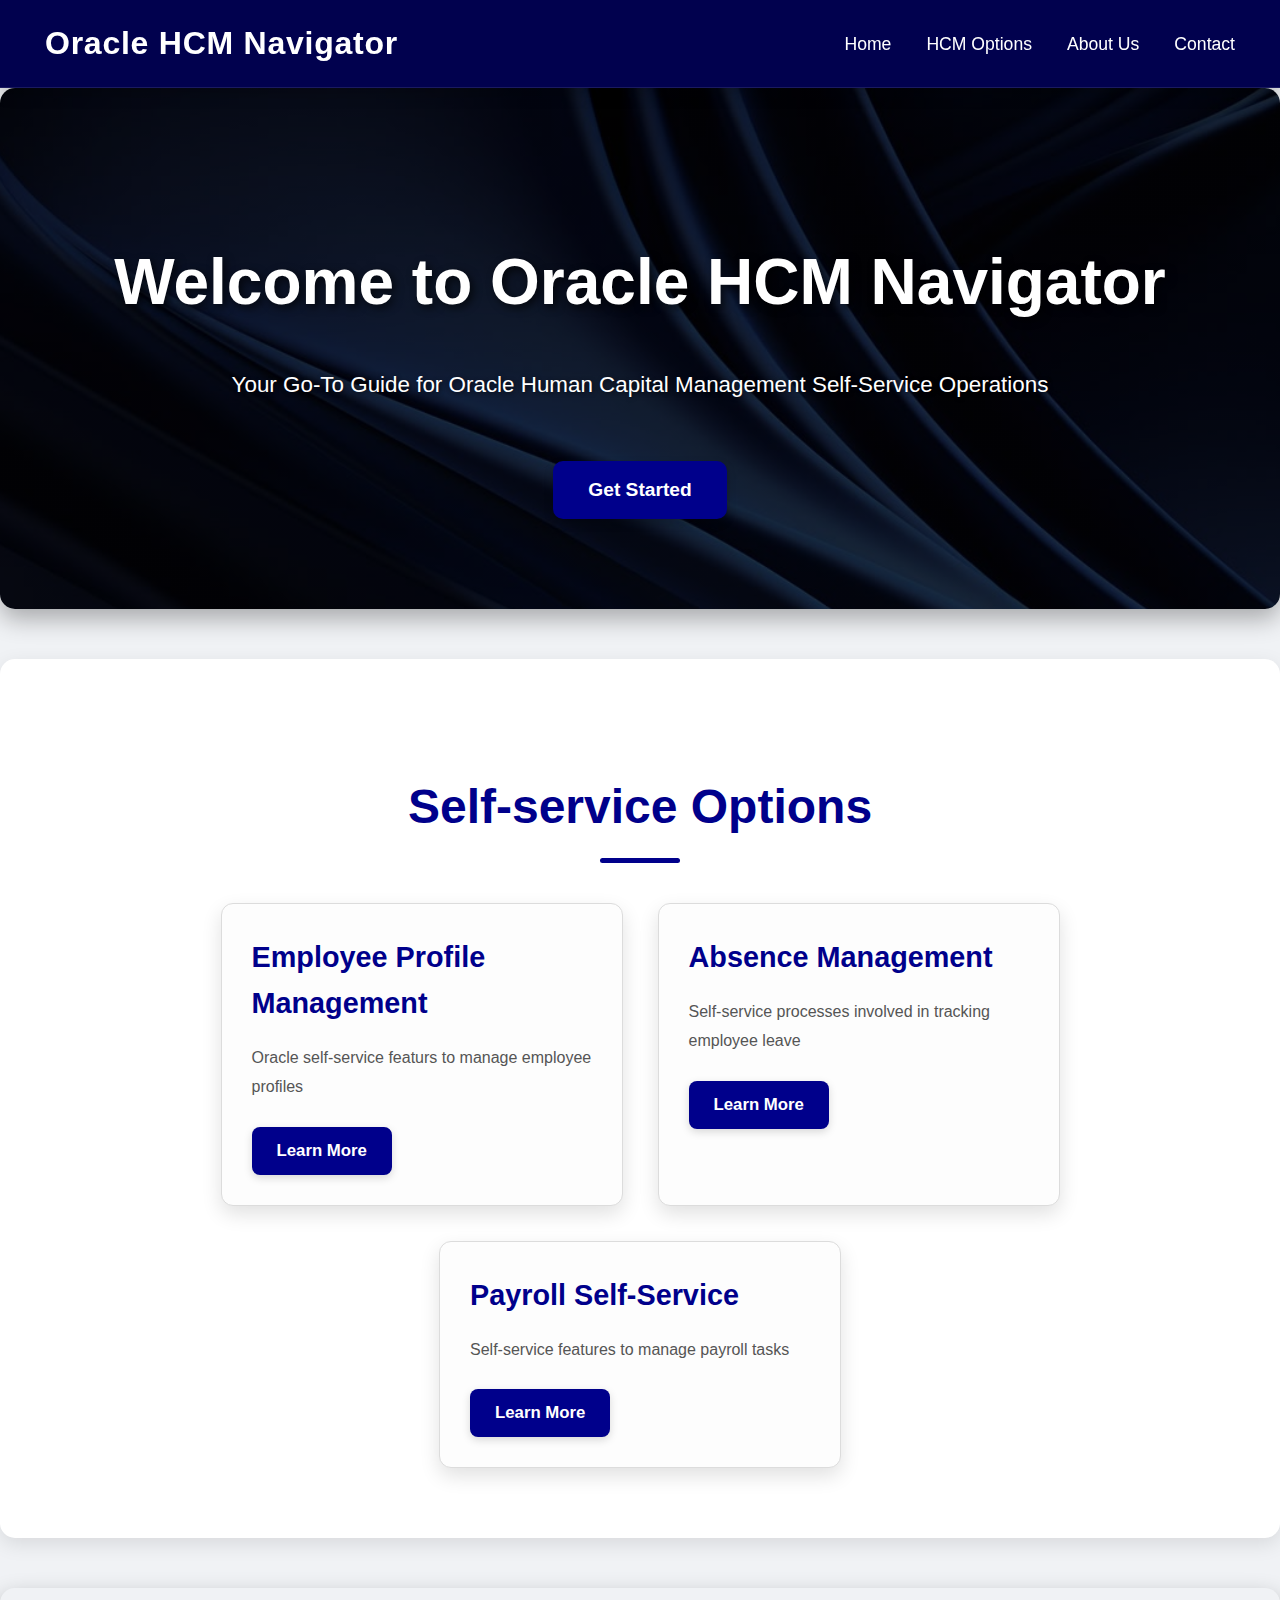
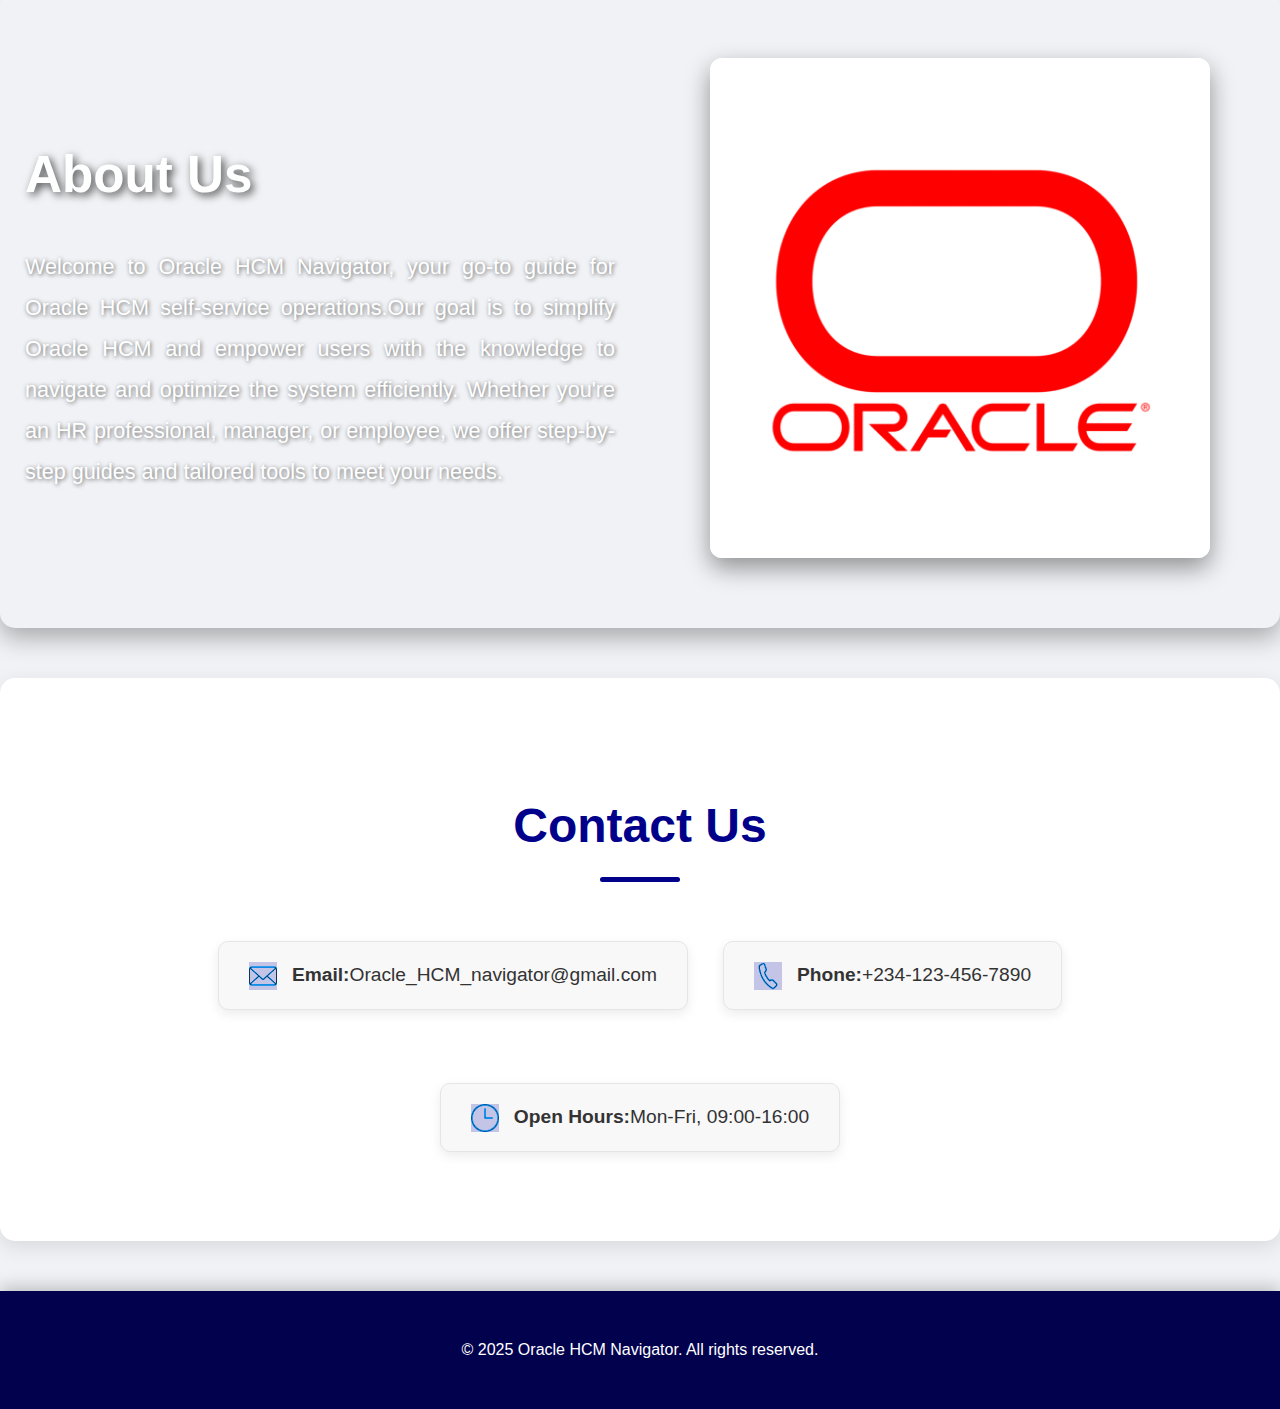
<file: index.html>
<html>
<html lang="en">
<head>
    <meta charset="UTF-8">
    <meta name="viewport" content="width=device-width, initial-scale=1.0">
    <meta name="description" content="Oracle E-Learning Platform - Empowering knowledge through technology.">
    <title>Oracle HCM Navigator</title>
    <link rel="stylesheet" href="style.css">
</head>
<body>
    <header>
        <div class="logo">
            <h1>Oracle HCM Navigator</h1>
        </div>
        <nav>
            <ul>
                <li><a href="index.html">Home</a></li>
                <li><a href="Courses.html">HCM Options</a></li>
                <li><a href="About us.html">About Us</a></li>
                <li><a href="Contact.html">Contact</a></li>
            </ul>
        </nav>
    </header>

    <main>
        <section class="hero">
           <h2>Welcome to Oracle HCM Navigator</h2>
            <p>Your Go-To Guide for Oracle Human Capital Management Self-Service Operations</p>
            <a href="Courses.html" > <button class="cta">Get Started</button> </a> 
        </section>

        <section id="courses" class="courses">
            <h2>Self-service Options</h2>
            <div class="course-list">
                <div class="course">
                    <h3>Employee Profile Management</h3>
                    <p>Oracle self-service featurs to manage employee profiles</p>
                    <a href="chose emp.html" > <button>Learn More</button> </a> 
                </div>
                <div class="course">
                    <h3>Absence Management</h3>
                    <p>Self-service processes involved in tracking employee leave</p>
                    <a href="chose AM.html"> <button>Learn More</button> </a>
                </div>
                <div class="course">
                    <h3>Payroll Self-Service</h3>
                    <p>Self-service features to manage payroll tasks</p>
                    <a href="chose PR.html" > <button>Learn More</button> </a> 
                </div>
            </div>
        </section>
        <section id="about" class="about">
            <div class="about-text">
                <h1>About Us</h1>
                <p>Welcome to Oracle HCM Navigator, your go-to guide for Oracle HCM self-service operations.Our goal is to simplify Oracle HCM and empower users with the knowledge to navigate and optimize the system efficiently. Whether you're an HR professional, manager, or employee, we offer step-by-step guides and tailored tools to meet your needs.</p>
                </div>
            <div class="about-image">
                <img src="Webo.OracleProfile-1024x1024.png" class="image">
            </div>
        </section>
        <section class="contact">
                <h2>Contact Us</h2>
                    <div class="contact-info">
                        <p><img src="mail.png"><strong>Email:</strong>Oracle_HCM_navigator@gmail.com</p>
                        <p><img src="phone.png"><strong>Phone:</strong>+234-123-456-7890</p>
                        <p><img src="clock.png"><strong>Open Hours:</strong>Mon-Fri, 09:00-16:00</p>
                    </div>
        </section>
    </main>
    <footer>
        <p>&copy; 2025 Oracle HCM Navigator. All rights reserved.</p>
    </footer>
</body>
</html>
</file>
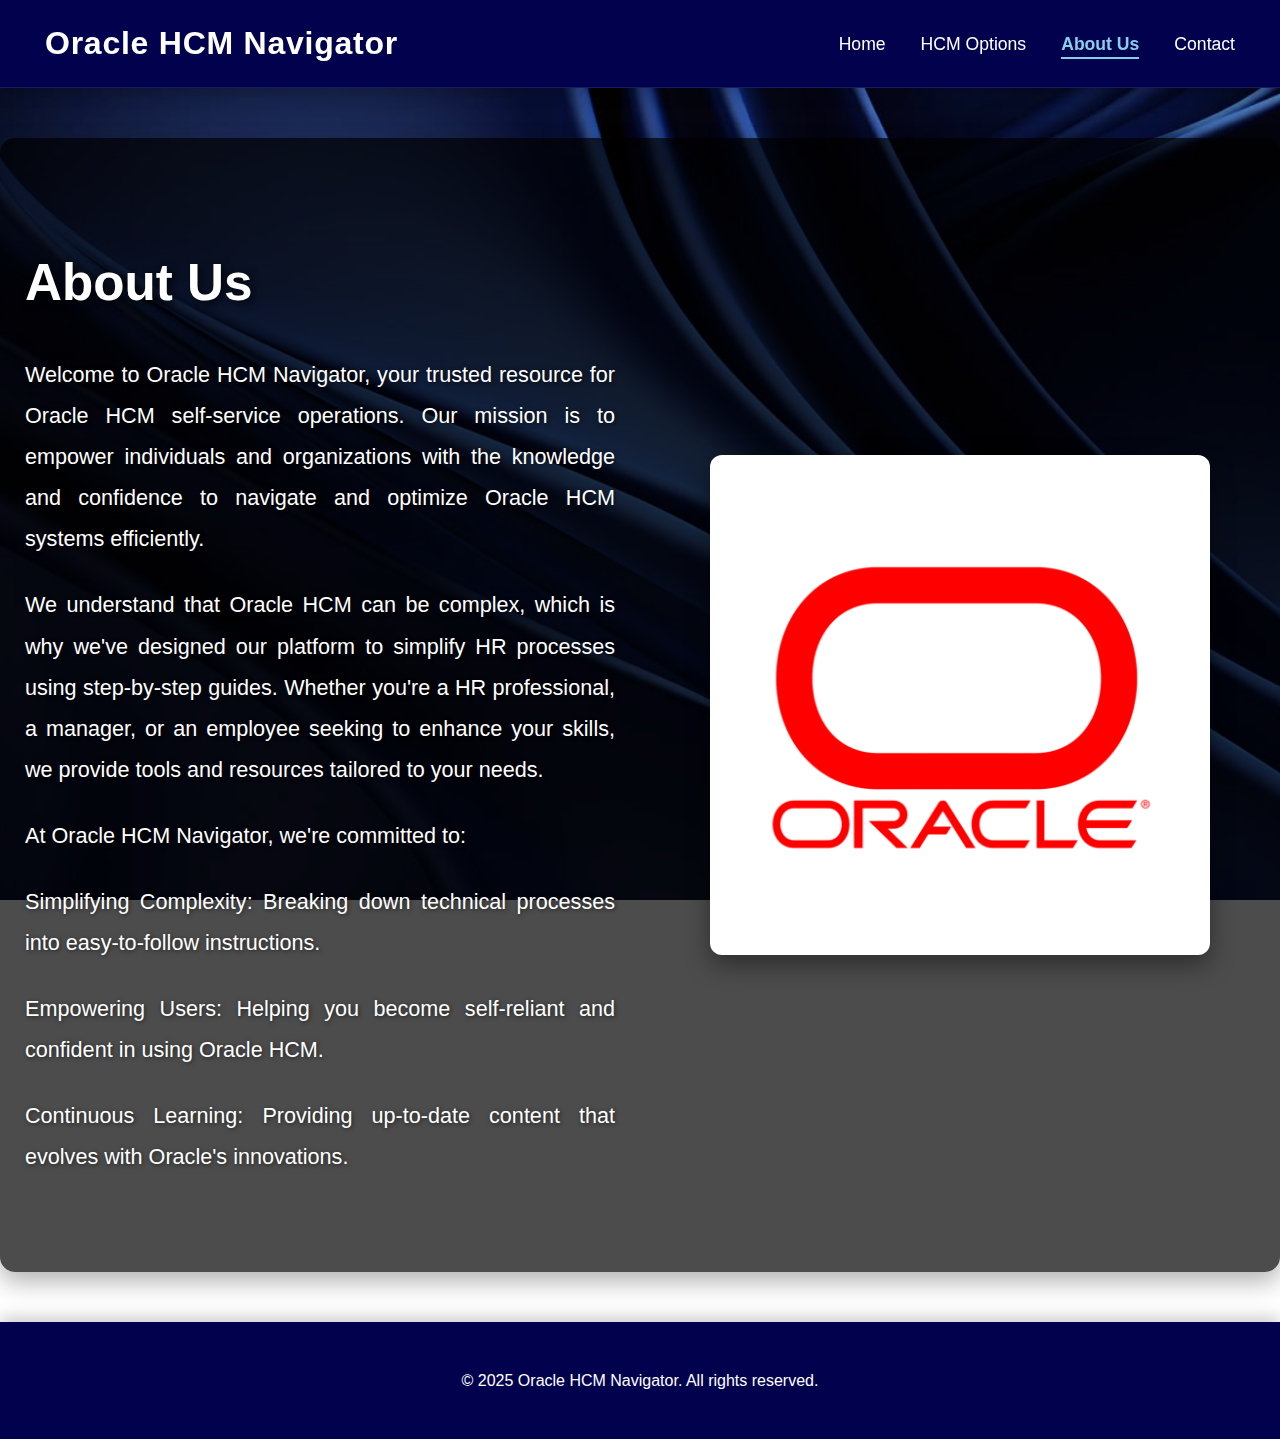
<file: About us.html>
<html>
<html lang="en">
<head>
    <meta charset="UTF-8">
    <meta name="viewport" content="width=device-width, initial-scale=1.0">
    <meta name="description" content="Learn more about Oracle E-Learning and our mission to empower learners worldwide.">
    <title>About Us - Oracle HCM Navigator</title>
    <link rel="stylesheet" href="about us stylesheet.css">
</head>
<body>
    <header>
        <div class="logo">
            <h1>Oracle HCM Navigator</h1>
        </div>
        <nav>
            <ul>
                <li><a href="index.html">Home</a></li>
                <li><a href="Courses.html">HCM Options</a></li>
                <li><a href="About us.html" class="active">About Us</a></li>
                <li><a href="contact.html">Contact</a></li>
            </ul>
        </nav>
    </header>

    <main>     
        <section class="about-us">
            <div class="about-text">
            <h1>About Us</h1>
            <p>Welcome to Oracle HCM Navigator, your trusted resource for Oracle HCM self-service operations. Our mission is to empower individuals and organizations with the knowledge and confidence to navigate and optimize Oracle HCM systems efficiently.</p>
            <p>We understand that Oracle HCM can be complex, which is why we've designed our platform to simplify HR processes using step-by-step guides. Whether you're a HR professional, a manager, or an employee seeking to enhance your skills, we provide tools and resources tailored to your needs.</p>
                <p>At Oracle HCM Navigator, we're committed to:</p>
                <p>Simplifying Complexity: Breaking down technical processes into easy-to-follow instructions.</p>
                <p>Empowering Users: Helping you become self-reliant and confident in using Oracle HCM.</p>
                <p>Continuous Learning: Providing up-to-date content that evolves with Oracle's innovations.</p>
            </div>
            <div class="about-image">
                <img src="Webo.OracleProfile-1024x1024.png" class="image">
            </div>
        </section>
    </main>

    <footer>
        <p>&copy; 2025 Oracle HCM Navigator. All rights reserved.</p>
    </footer>
</body>
</html>
</file>
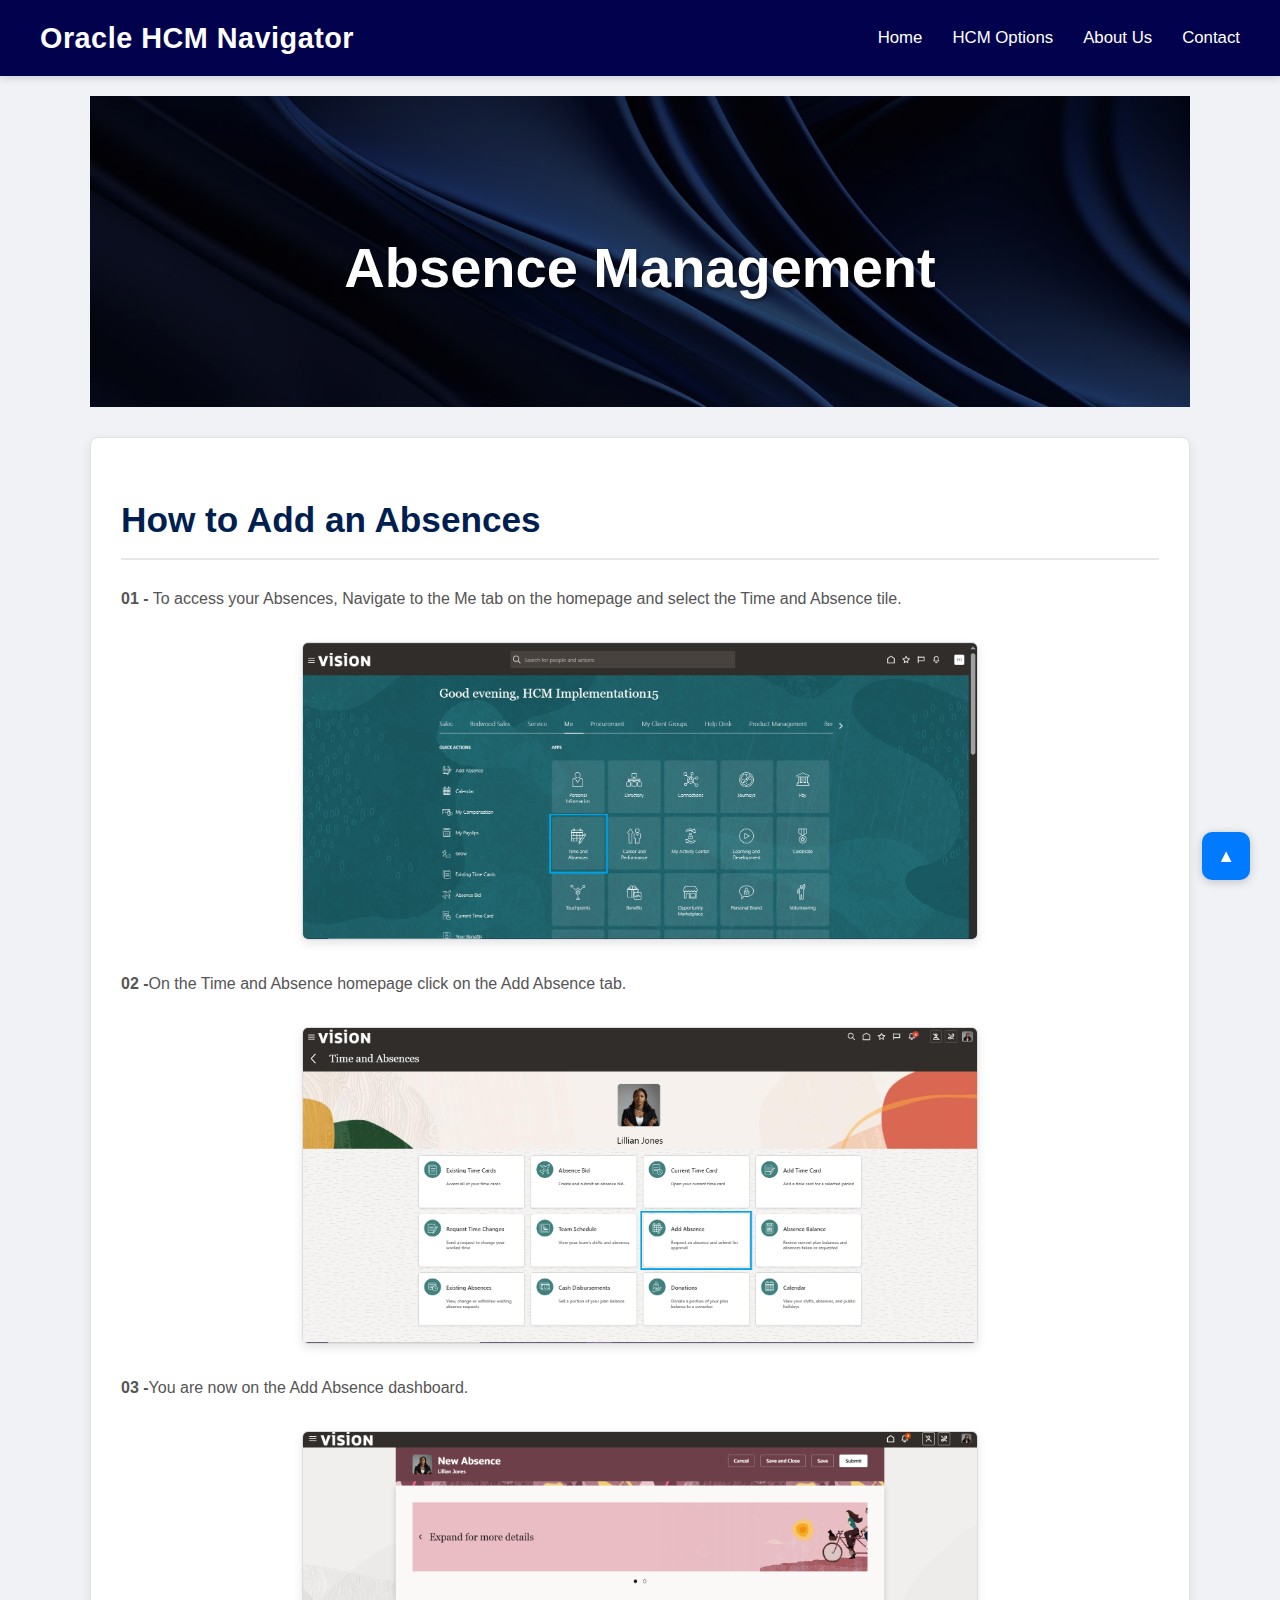
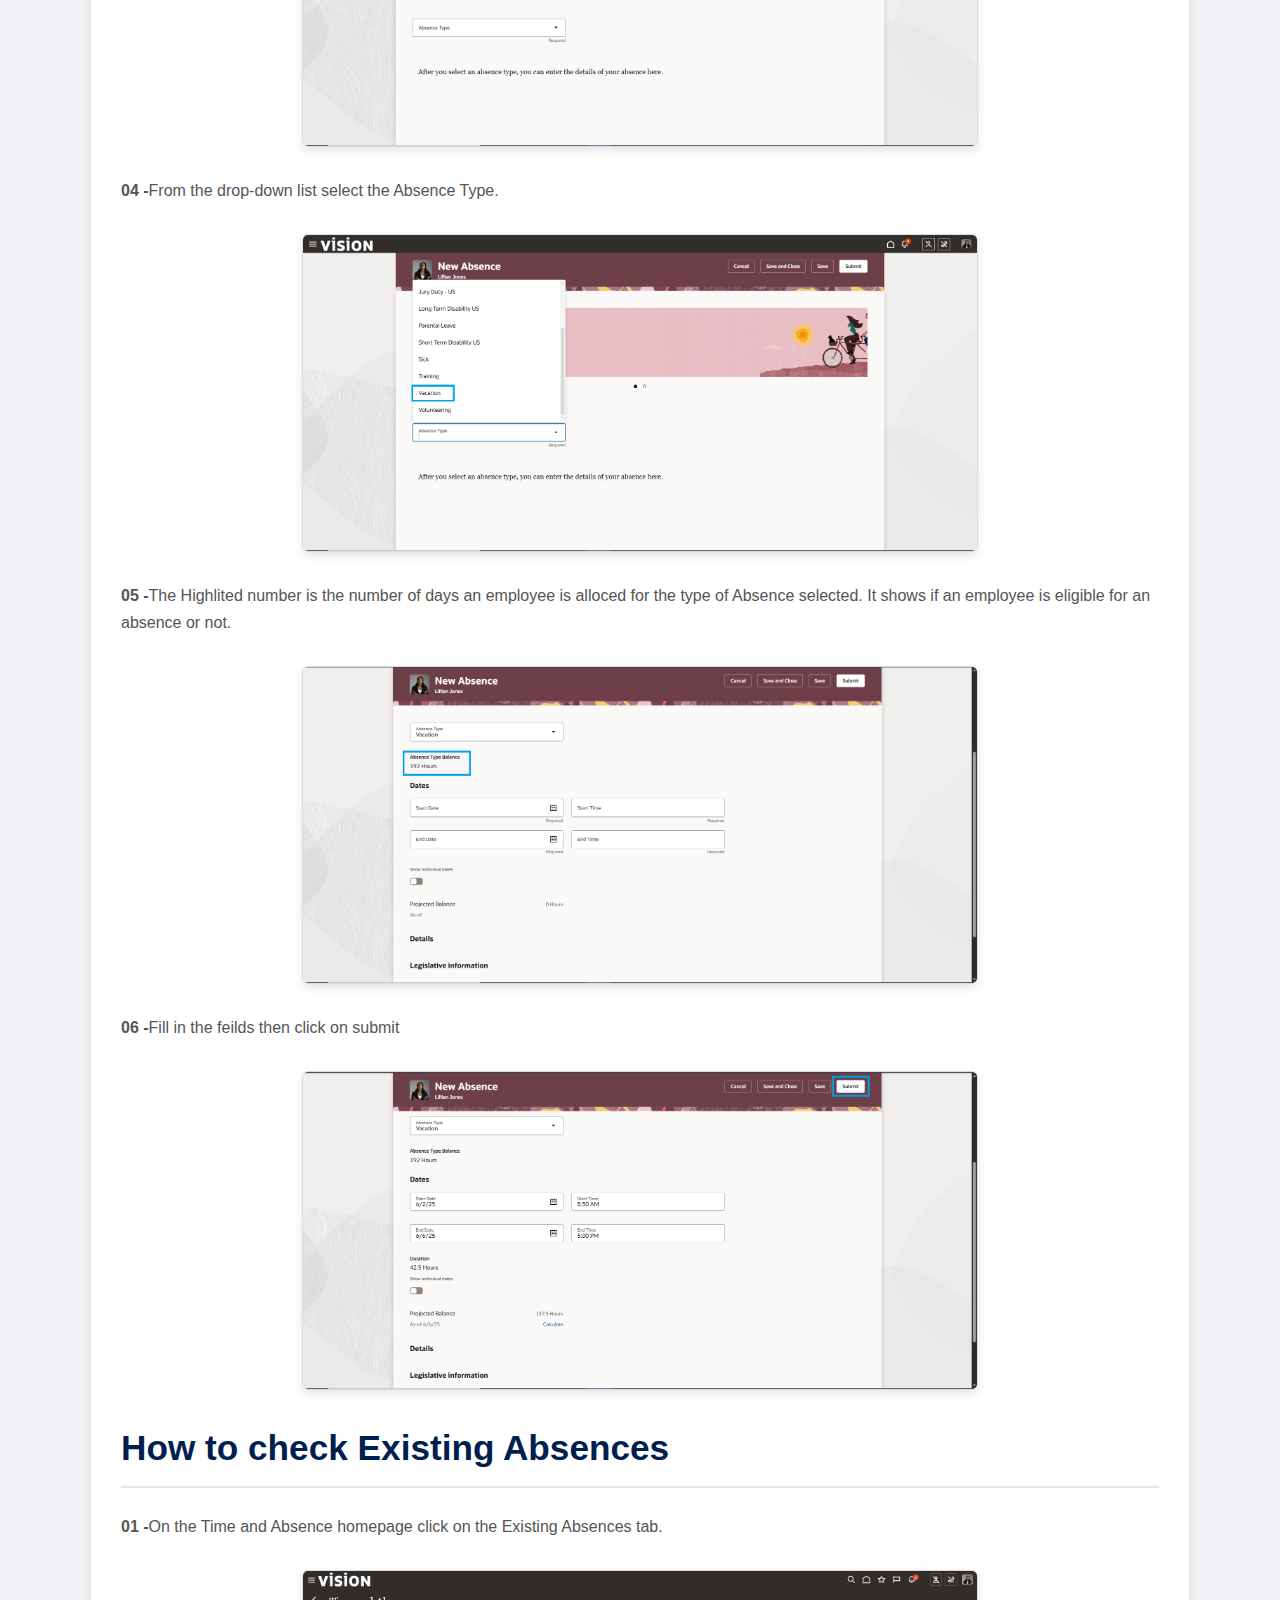
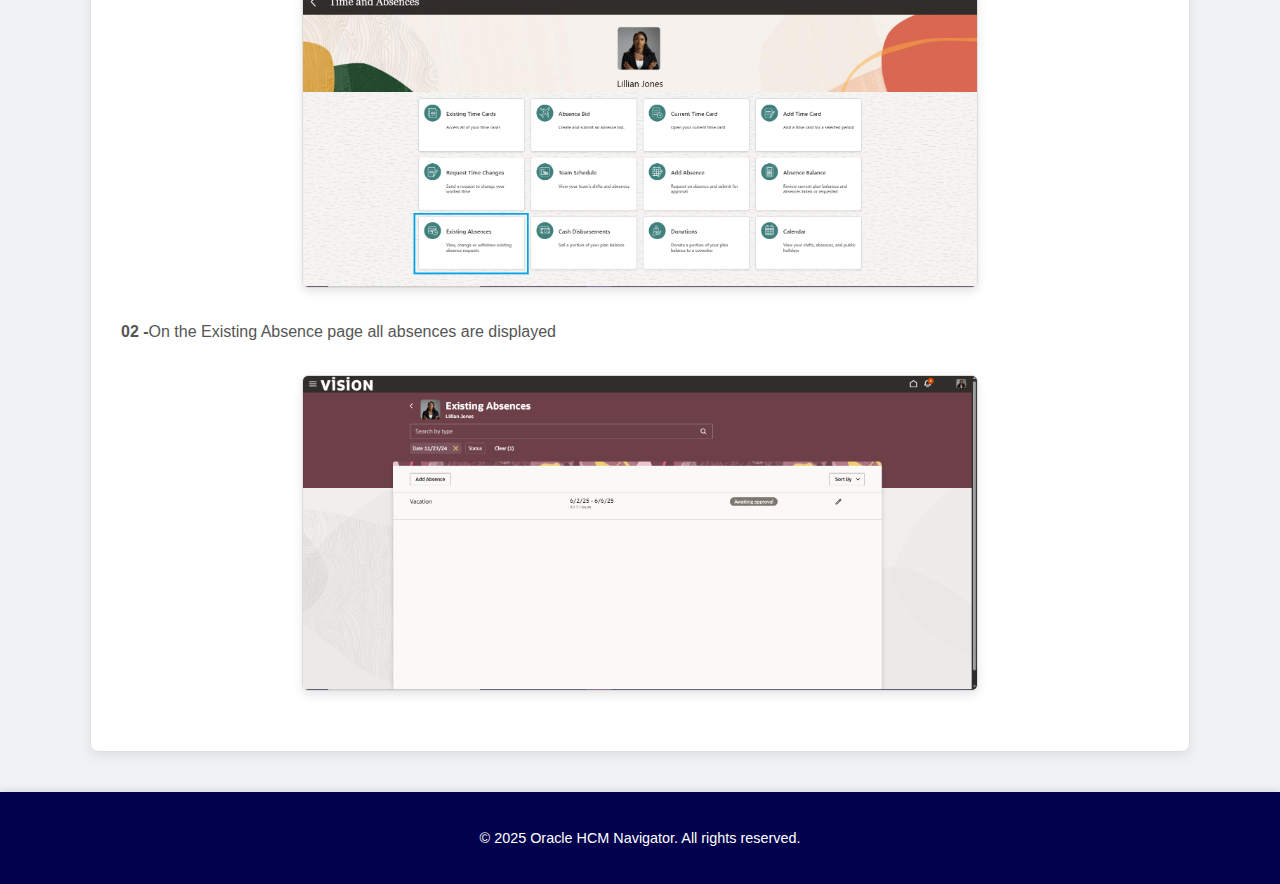
<file: AM.html>
<!DOCTYPE html>
<html lang="en">
<head>
    <meta charset="UTF-8">
    <meta name="viewport" content="width=device-width, initial-scale=1.0">
    <title>Employee Profile Management - Oracle HCM Navigator</title>
    <link rel="stylesheet" href="EMP stylesheet.css">
</head>
<body>
    <header>
        <div class="logo">
            <h1>Oracle HCM Navigator</h1>
        </div>
        <nav>
            <ul>
                <li><a href="index.html">Home</a></li>
                <li><a href="Courses.html">HCM Options</a></li>
                <li><a href="About us.html">About Us</a></li>
                <li><a href="contact.html">Contact</a></li>
            </ul>
        </nav>
    </header>

    <main>
        <div class="main-content">
            <section class="hero">
                <h2>Absence Management</h2>
            </section>


            <section id="Absence" class="instructions">
                <h1>How to Add an Absences</h1>
                <p><strong>01 -</strong> To access your Absences, Navigate to the Me tab on the homepage and select the Time and Absence tile.</p>
                <img src="Time and Absence.png" data-zoomable>
                <p><strong>02 -</strong>On the Time and Absence homepage click on the Add Absence tab.</p>
                <img src="Add absence.png" data-zoomable>
                <p><strong>03 -</strong>You are now on the Add Absence dashboard.</p>
                <img src="Absence type.png" data-zoomable>
                <p><strong>04 -</strong>From the drop-down list select the Absence Type.</p>
                <img src="AB1.png" data-zoomable>
                <p><strong>05 -</strong>The Highlited number is the number of days an employee is alloced for the type of Absence selected. It shows if an employee is eligible for an absence or not.</p>
                <img src="balance.png" data-zoomable>
                <p><strong>06 -</strong>Fill in the feilds then click on submit</p>
                <img src="submit.png" data-zoomable>

                <h1>How to check Existing Absences</h1>
                <p><strong>01 -</strong>On the Time and Absence homepage click on the Existing Absences tab.</p>
                <img src="Existing absence.png" data-zoomable>
                <p><strong>02 -</strong>On the Existing Absence page all absences are displayed</p>
                <img src="Existing absence 1.png" data-zoomable>
            </section>
        </div>
 
    </main>
    
    <footer>
        <p>&copy; 2025 Oracle HCM Navigator. All rights reserved.</p>
    </footer>

    <a href="#" id="backToTopBtn" title="Back to Top">&#9650;</a>

    <div id="imageZoomModal" class="zoom-modal">
        <span class="close-button">&times;</span>
        <img class="zoom-modal-content" id="zoomedImage">
    </div>

    <script src="script.js"></script>

</body>
</html>
</file>
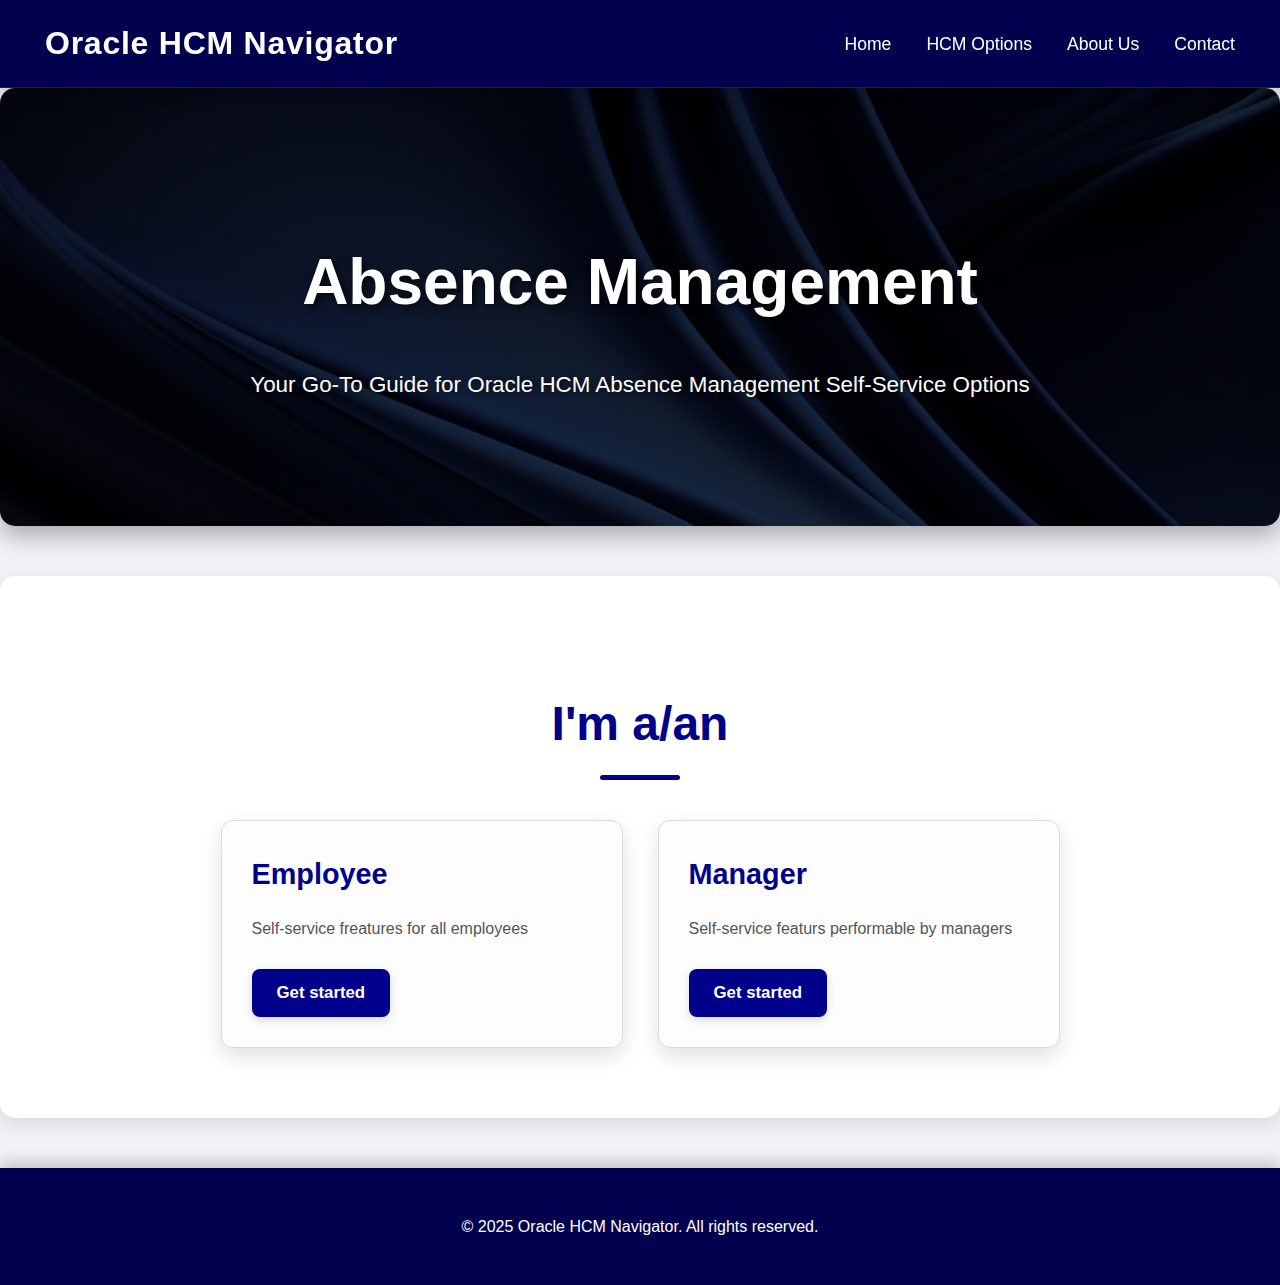
<file: chose AM.html>
<html>
<html lang="en">
<head>
    <meta charset="UTF-8">
    <meta name="viewport" content="width=device-width, initial-scale=1.0">
    <meta name="description" content="Oracle E-Learning Platform - Empowering knowledge through technology.">
    <title>Oracle HCM Navigator</title>
    <link rel="stylesheet" href="chose AM stye sheet.css">
</head>
<body>
    <header>
        <div class="logo">
            <h1>Oracle HCM Navigator</h1>
        </div>
        <nav>
            <ul>
                <li><a href="index.html">Home</a></li>
                <li><a href="Courses.html">HCM Options</a></li>
                <li><a href="About us.html">About Us</a></li>
                <li><a href="#contact">Contact</a></li>
            </ul>
        </nav>
    </header>

    <main>
        <section class="hero">
            <h2>Absence Management</h2>
            <p>Your Go-To Guide for Oracle HCM Absence Management Self-Service Options</p>
        </section>

        <section id="courses" class="courses">
            <h2>I'm a/an</h2>
            <div class="course-list">
                <div class="course">
                    <h3>Employee</h3>
                    <p>Self-service freatures for all employees</p>
                    <a href="AM.html" > <button>Get started</button> </a> 
                </div>
                <div class="course">
                    <h3>Manager</h3>
                    <p>Self-service featurs performable by managers</p>
                    <a href="MAM.html" > <button>Get started</button> </a> 
                </div>
            </div>
        </section>
    </main>

    <footer>
        <p>&copy; 2025 Oracle HCM Navigator. All rights reserved.</p>
    </footer>
</body>
</html>
</file>
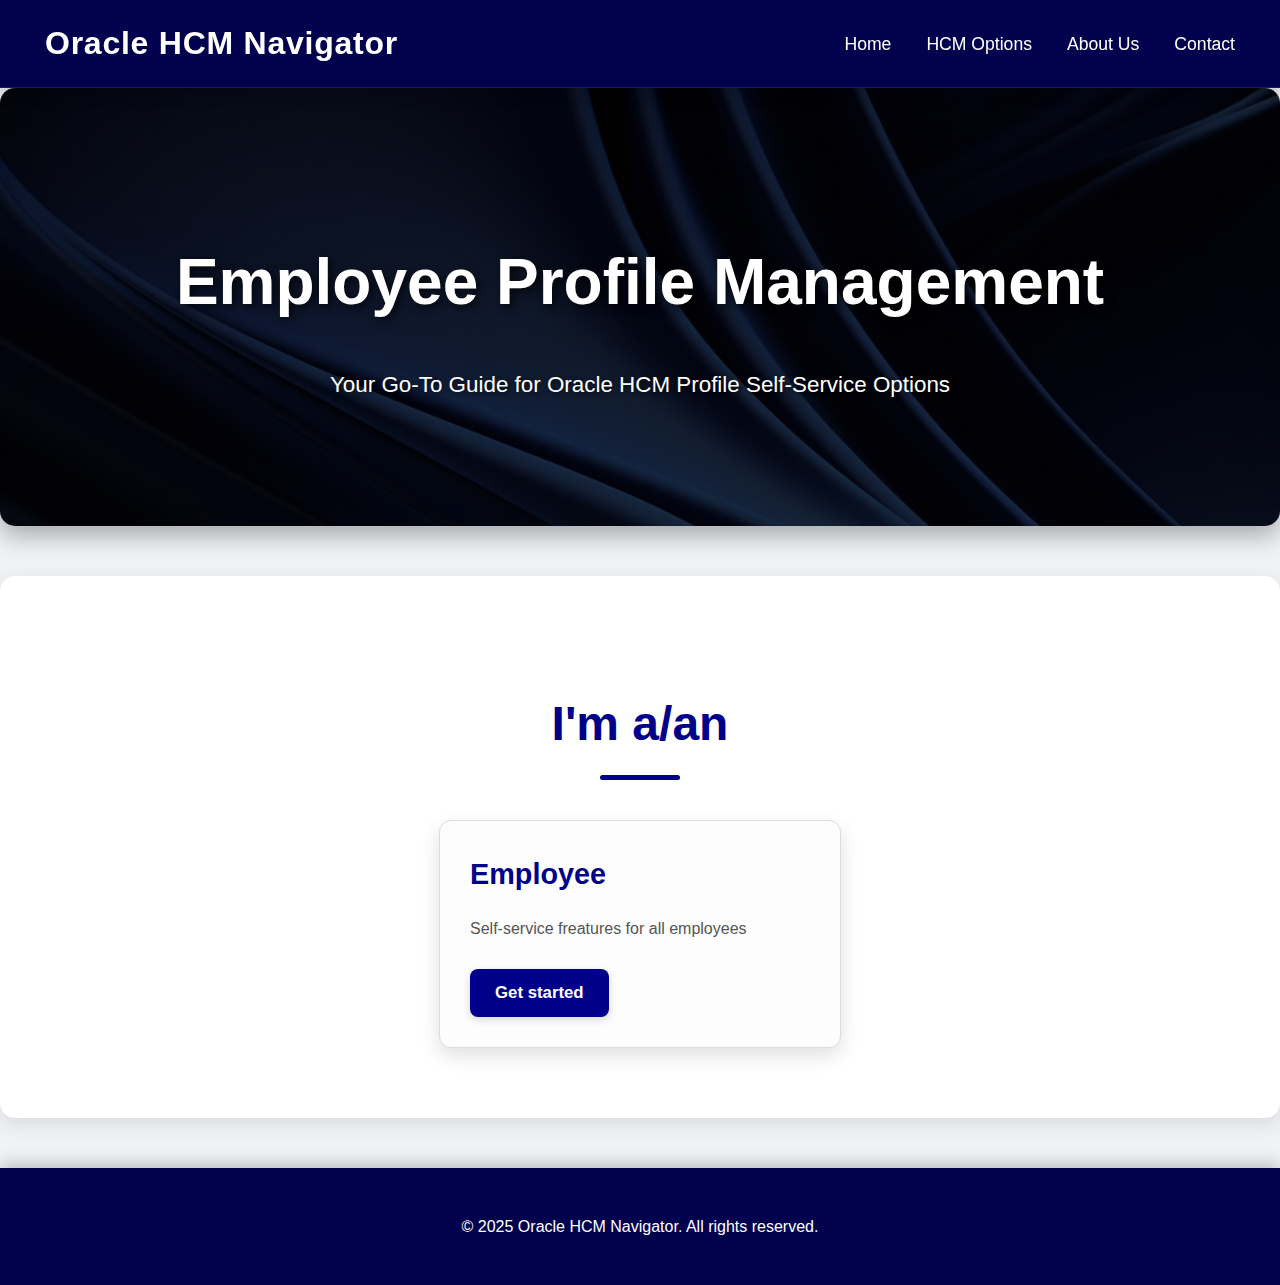
<file: chose emp.html>
<html>
<html lang="en">
<head>
    <meta charset="UTF-8">
    <meta name="viewport" content="width=device-width, initial-scale=1.0">
    <meta name="description" content="Oracle E-Learning Platform - Empowering knowledge through technology.">
    <title>Oracle HCM Navigator</title>
    <link rel="stylesheet" href="chose emp style sheet.css">
</head>
<body>
    <header>
        <div class="logo">
            <h1>Oracle HCM Navigator</h1>
        </div>
        <nav>
            <ul>
                <li><a href="index.html">Home</a></li>
                <li><a href="Courses.html">HCM Options</a></li>
                <li><a href="About us.html">About Us</a></li>
                <li><a href="#contact">Contact</a></li>
            </ul>
        </nav>
    </header>

    <main>
        <section class="hero">
            <h2>Employee Profile Management</h2>
            <p>Your Go-To Guide for Oracle HCM Profile Self-Service Options</p>
        </section>

        <section id="courses" class="courses">
            <h2>I'm a/an</h2>
            <div class="course-list">
                <div class="course">
                    <h3>Employee</h3>
                    <p>Self-service freatures for all employees</p>
                    <a href="EPM.html" > <button>Get started</button> </a> 
                </div>
            </div>
        </section>
    </main>

    <footer>
        <p>&copy; 2025 Oracle HCM Navigator. All rights reserved.</p>
    </footer>
</body>
</html>
</file>
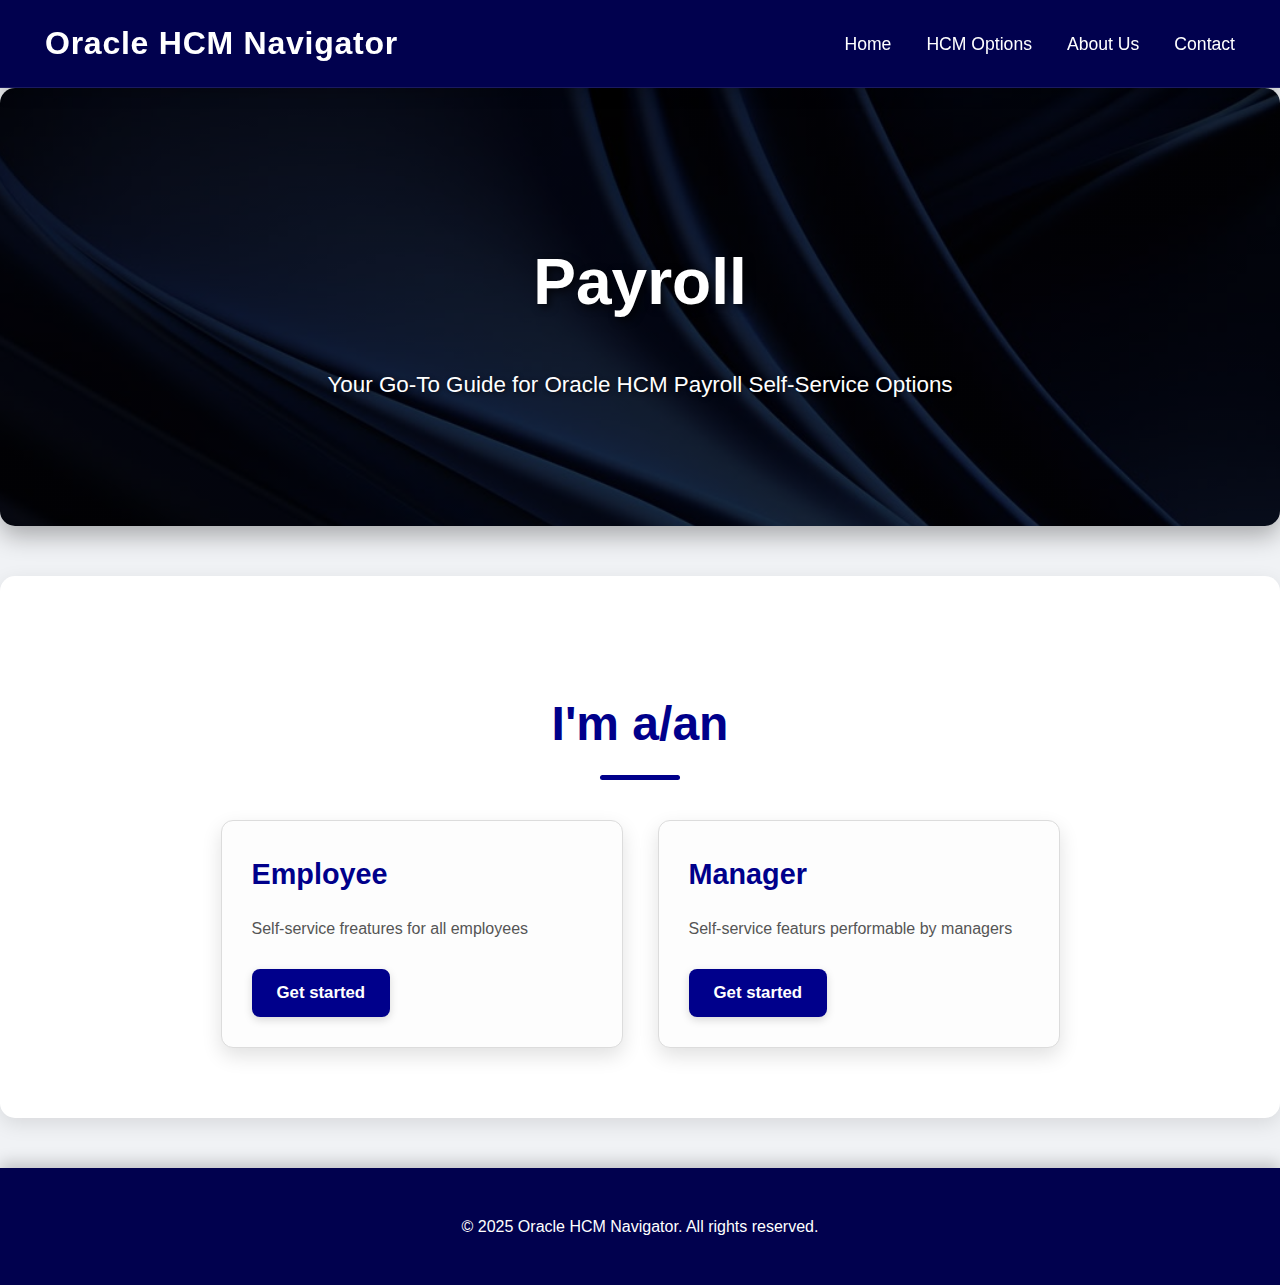
<file: chose PR.html>
<html>
<html lang="en">
<head>
    <meta charset="UTF-8">
    <meta name="viewport" content="width=device-width, initial-scale=1.0">
    <meta name="description" content="Oracle E-Learning Platform - Empowering knowledge through technology.">
    <title>Oracle HCM Navigator</title>
    <link rel="stylesheet" href="chose PR style sheet.css">
</head>
<body>
    <header>
        <div class="logo">
            <h1>Oracle HCM Navigator</h1>
        </div>
        <nav>
            <ul>
                <li><a href="index.html">Home</a></li>
                <li><a href="Courses.html">HCM Options</a></li>
                <li><a href="About us.html">About Us</a></li>
                <li><a href="#contact">Contact</a></li>
            </ul>
        </nav>
    </header>

    <main>
        <section class="hero">
            <h2>Payroll</h2>
            <p>Your Go-To Guide for Oracle HCM Payroll Self-Service Options</p>
        </section>

        <section id="courses" class="courses">
            <h2>I'm a/an</h2>
            <div class="course-list">
                <div class="course">
                    <h3>Employee</h3>
                    <p>Self-service freatures for all employees</p>
                    <a href="PR.html" > <button>Get started</button> </a> 
                </div>
                <div class="course">
                    <h3>Manager</h3>
                    <p>Self-service featurs performable by managers</p>
                    <a href="MP.html" > <button>Get started</button> </a> 
                </div>
            </div>
        </section>
    </main>

    <footer>
        <p>&copy; 2025 Oracle HCM Navigator. All rights reserved.</p>
    </footer>
</body>
</html>
</file>
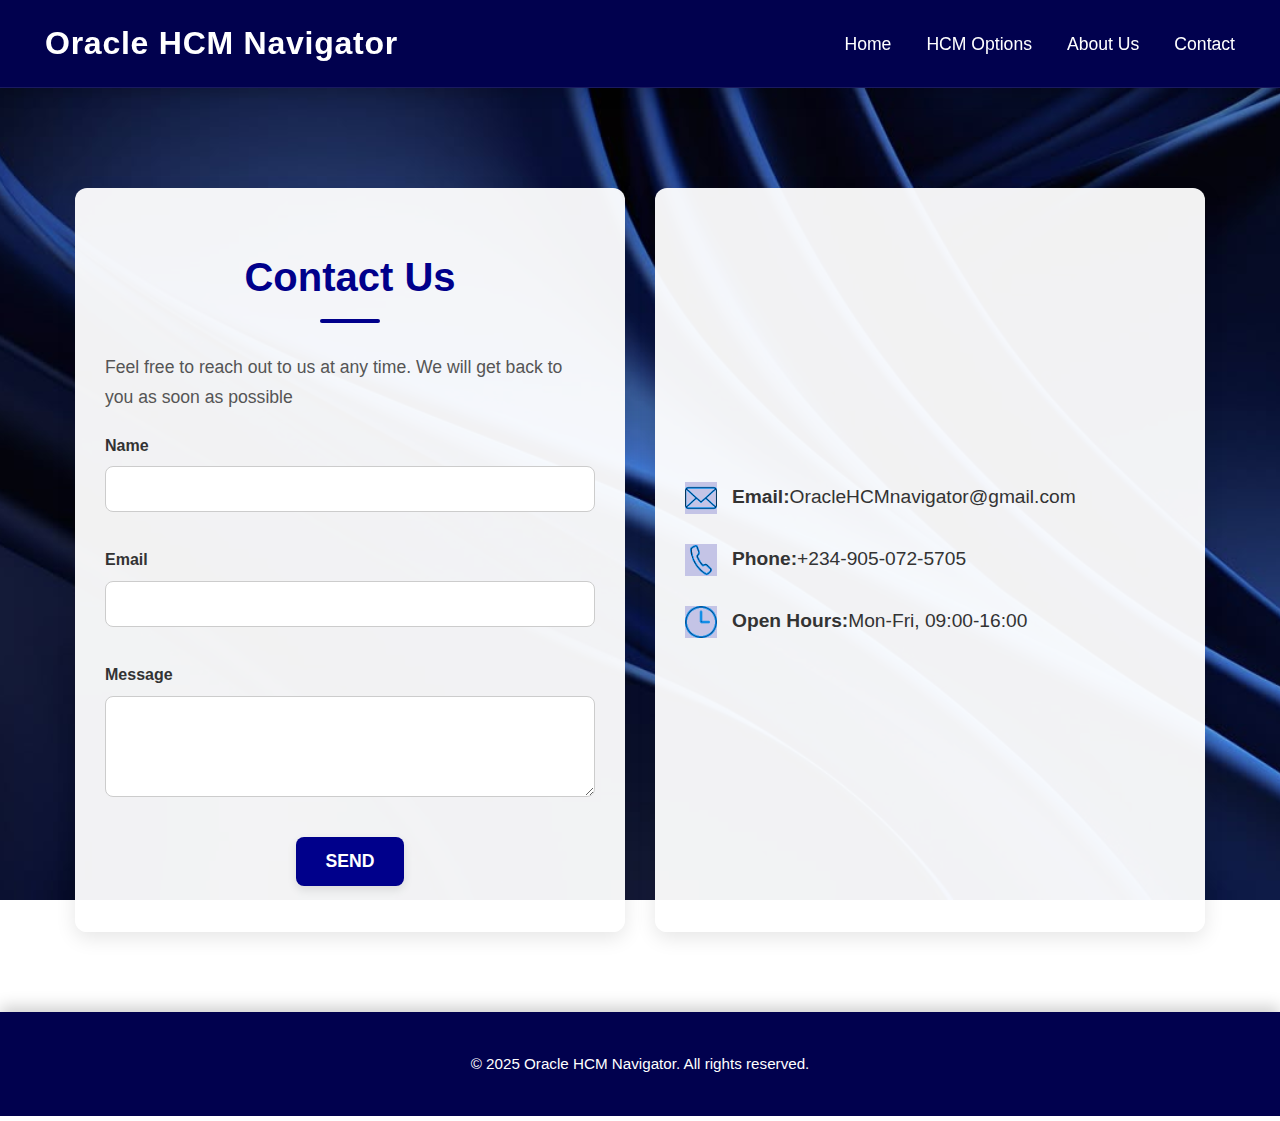
<file: Contact.html>
<html>
<html lang="en">
<head>
    <meta charset="UTF-8">
    <meta name="viewport" content="width=device-width, initial-scale=1.0">
    <meta name="description" content="Oracle E-Learning Platform - Empowering knowledge through technology.">
    <title>Oracle HCM Navigator</title>
    <link rel="stylesheet" href="Contact style sheet.css">
</head>
<body>
    <header>
        <div class="logo">
            <h1>Oracle HCM Navigator</h1>
        </div>
        <nav>
            <ul>
                <li><a href="index.html">Home</a></li>
                <li><a href="Courses.html">HCM Options</a></li>
                <li><a href="About us.html">About Us</a></li>
                <li><a href="Contact.html">Contact</a></li>
            </ul>
        </nav>
    </header>
<main>
    <section class="contact">
        <div class="contact-us">           
            <form>
            <h1>Contact Us</h1>
            <p>Feel free to reach out to us at any time. We will get back to you as soon as possible</p>
                <label for="name">Name</label>
                <input type="text" id="name" name="name" required>

                <label for="email">Email</label>
                <input type="text" id="email" name="email" required>

                <label for="message">Message</label>
                <textarea id="message" name="message" rows="5" required></textarea>

                <button type="submit">SEND</button>
            </form>
        </div>
        <div class="contact-info">
            <p><img src="mail.png"><strong>Email:</strong>OracleHCMnavigator@gmail.com</p>
            <p><img src="phone.png"><strong>Phone:</strong>+234-905-072-5705</p>
            <p><img src="clock.png"><strong>Open Hours:</strong>Mon-Fri, 09:00-16:00</p>
        </div>
    </section>


</main>
<footer>
    <p>&copy; 2025 Oracle HCM Navigator. All rights reserved.</p>
</footer>
</body>
</html>
</file>
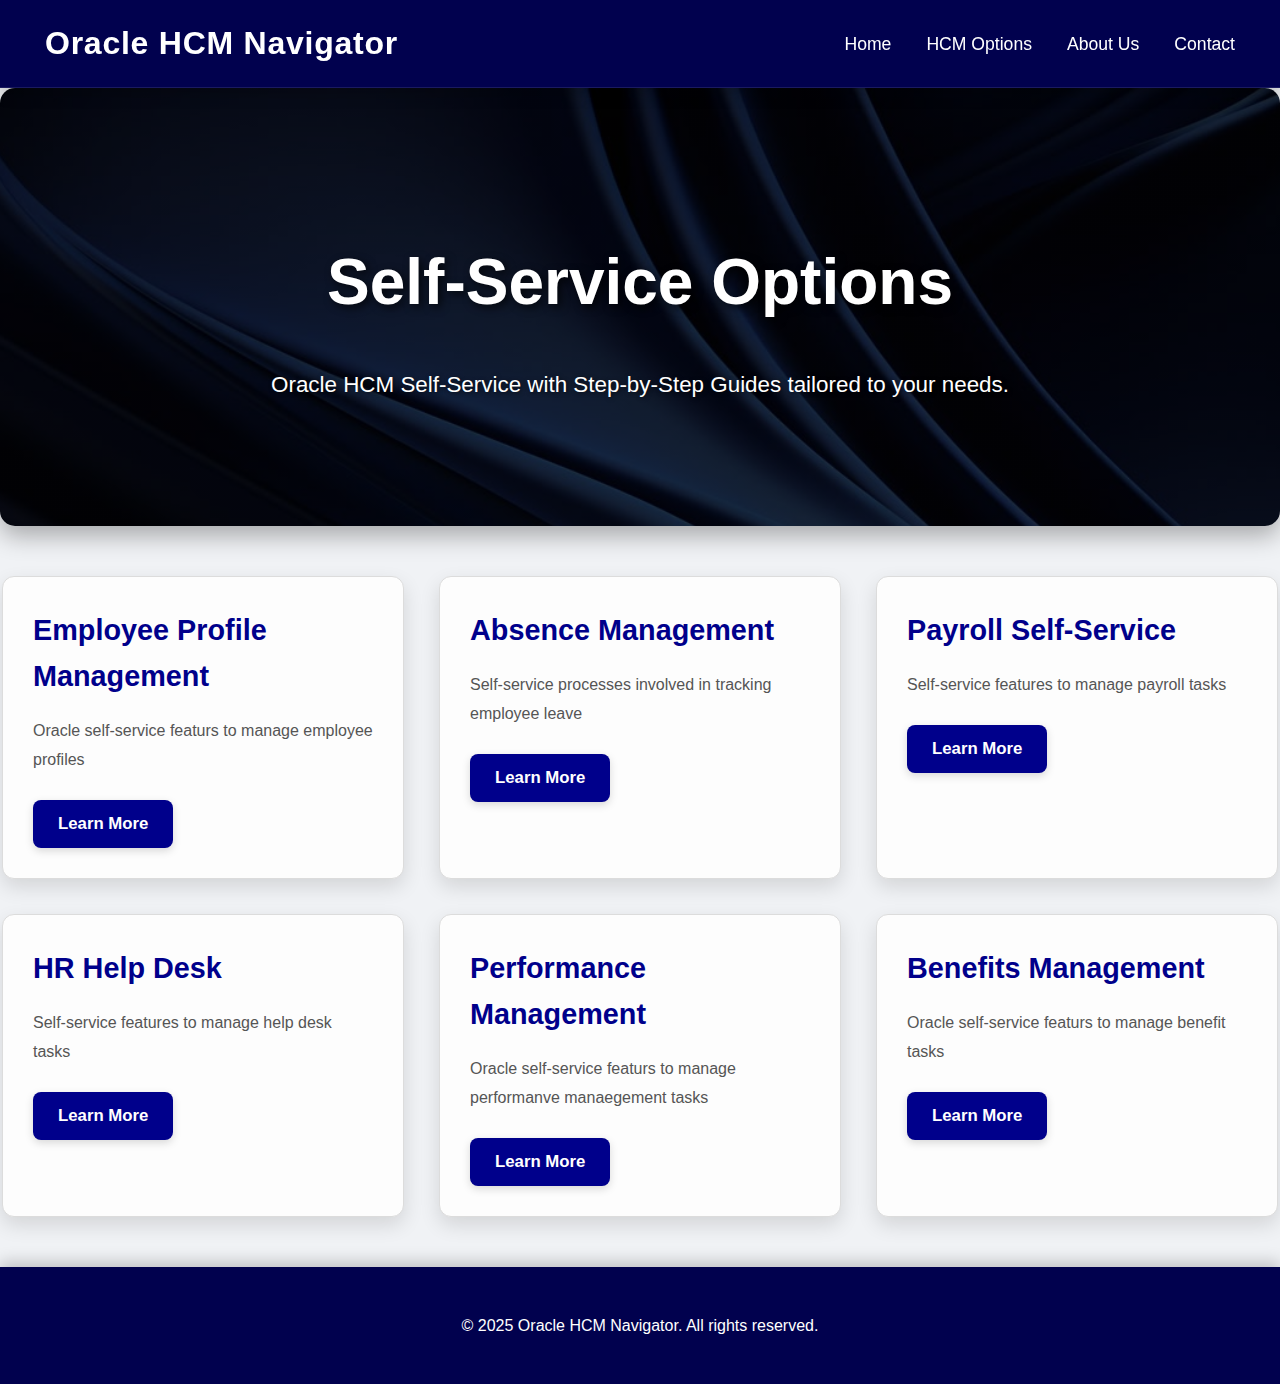
<file: Courses.html>
<html>
<html lang="en">
<head>
    <meta charset="UTF-8">
    <meta name="viewport" content="width=device-width, initial-scale=1.0">
    <meta name="description" content="Explore our range of courses designed for professional and personal growth.">
    <title>Courses - Oracle HCM Navigator</title>
    <link rel="stylesheet" href="courses stylesheet.css">
</head>
<body>
    <header>
        <div class="logo">
            <h1>Oracle HCM Navigator</h1>
        </div>
        <nav>
            <ul>
                <li><a href="index.html">Home</a></li>
                <li><a href="Courses.html" class="active">HCM Options</a></li>
                <li><a href="About us.html">About Us</a></li>
                <li><a href="contact.html">Contact</a></li>
            </ul>
        </nav>
    </header>

    <main>
        <section class="hero">
            <h2>Self-Service Options</h2>
            <p>Oracle HCM Self-Service with Step-by-Step Guides tailored to your needs.</p>
        </section>

        <section class="course-list">
            <div class="course">
                <h3>Employee Profile Management</h3>
                <p>Oracle self-service featurs to manage employee profiles</p>
                <a href="chose emp.html" > <button>Learn More</button> </a> 
            </div>
            <div class="course">
                <h3>Absence Management</h3>
                <p>Self-service processes involved in tracking employee leave</p>
                <a href="chose AM.html"> <button>Learn More</button> </a>
            </div>
            <div class="course">
                <h3>Payroll Self-Service</h3>
                <p>Self-service features to manage payroll tasks</p>
                <a href="chose PR.html"> <button>Learn More</button> </a>
            </div>
            <div class="course">
                <h3>HR Help Desk</h3>
                <p>Self-service features to manage help desk tasks</p>
                <button>Learn More</button>
            </div>
            <div class="course">
                <h3>Performance Management</h3>
                <p>Oracle self-service featurs to manage performanve manaegement tasks</p>
                <button>Learn More</button>
            </div>
            <div class="course">
                <h3>Benefits Management</h3>
                <p>Oracle self-service featurs to manage benefit tasks</p>
                <button>Learn More</button>
            </div>
        </section>
    </main>

    <footer>
        <p>&copy; 2025 Oracle HCM Navigator. All rights reserved.</p>
    </footer>
</body>
</html>
</file>
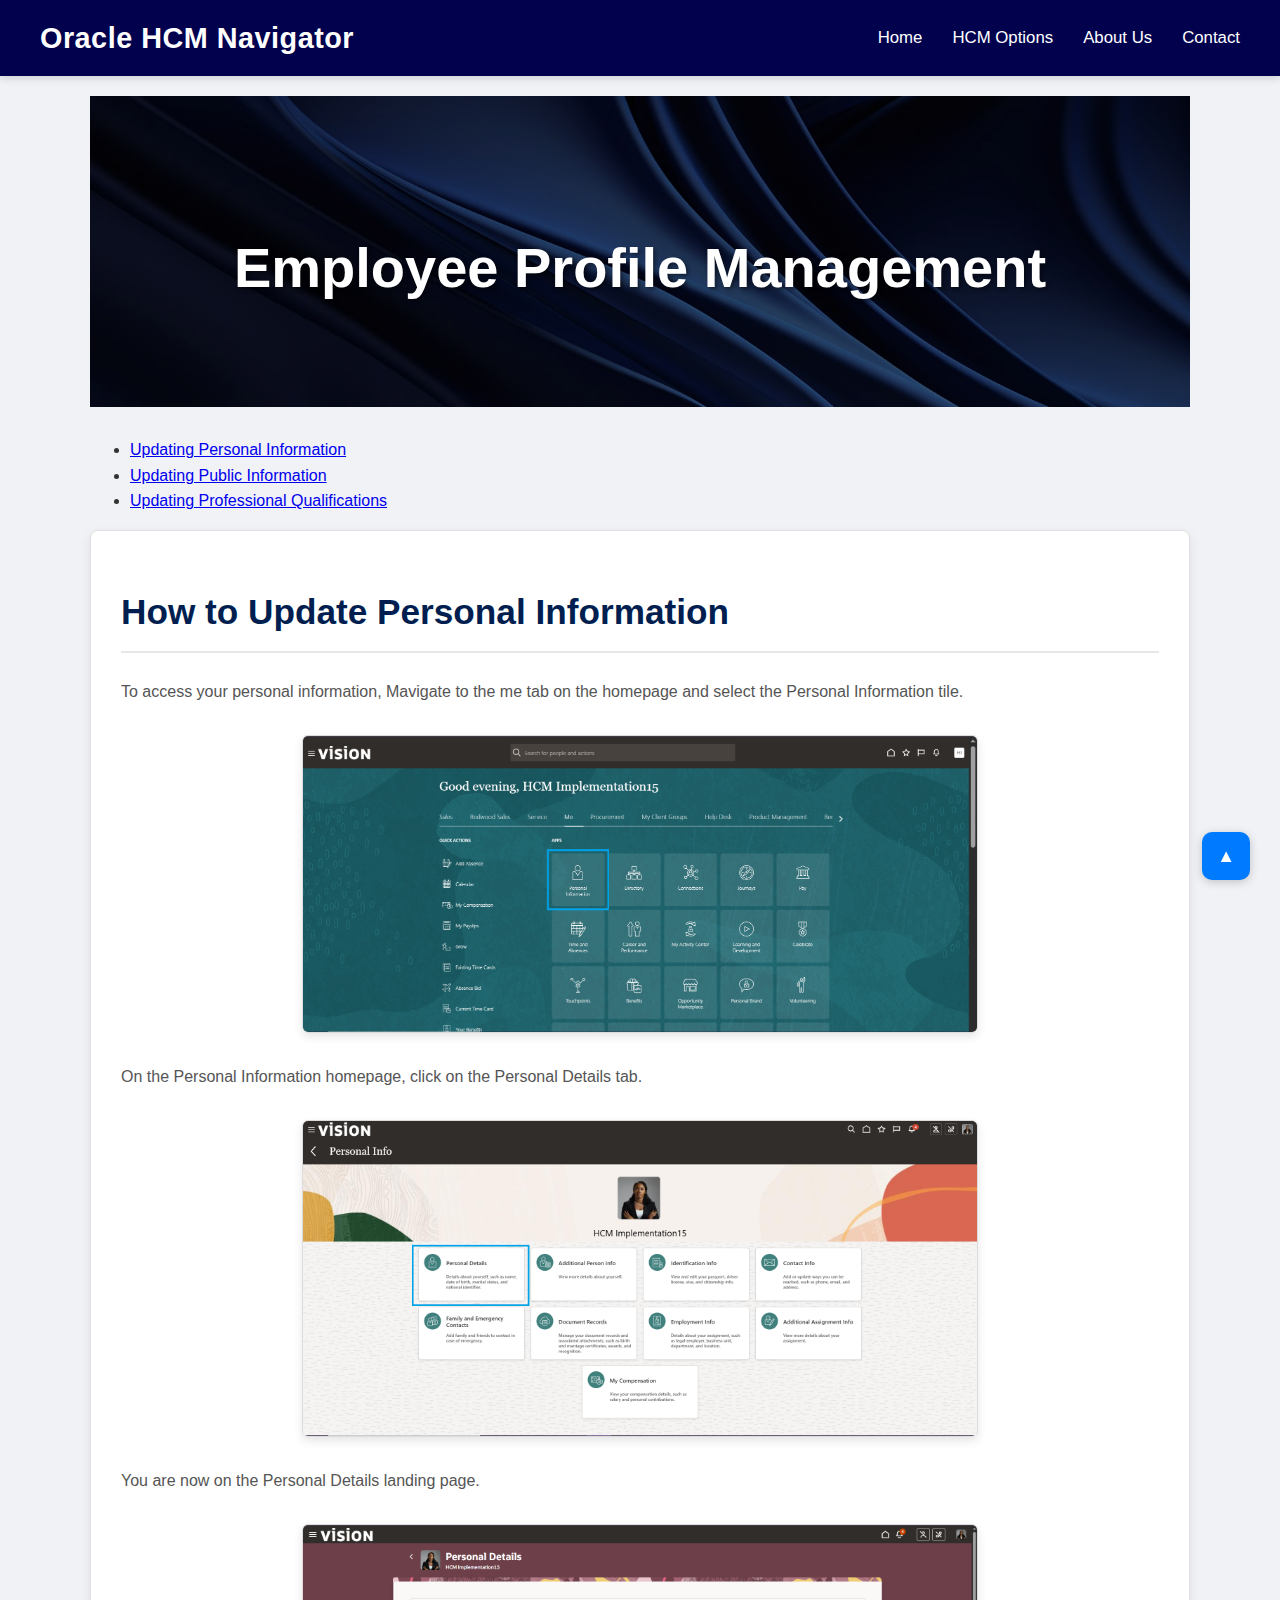
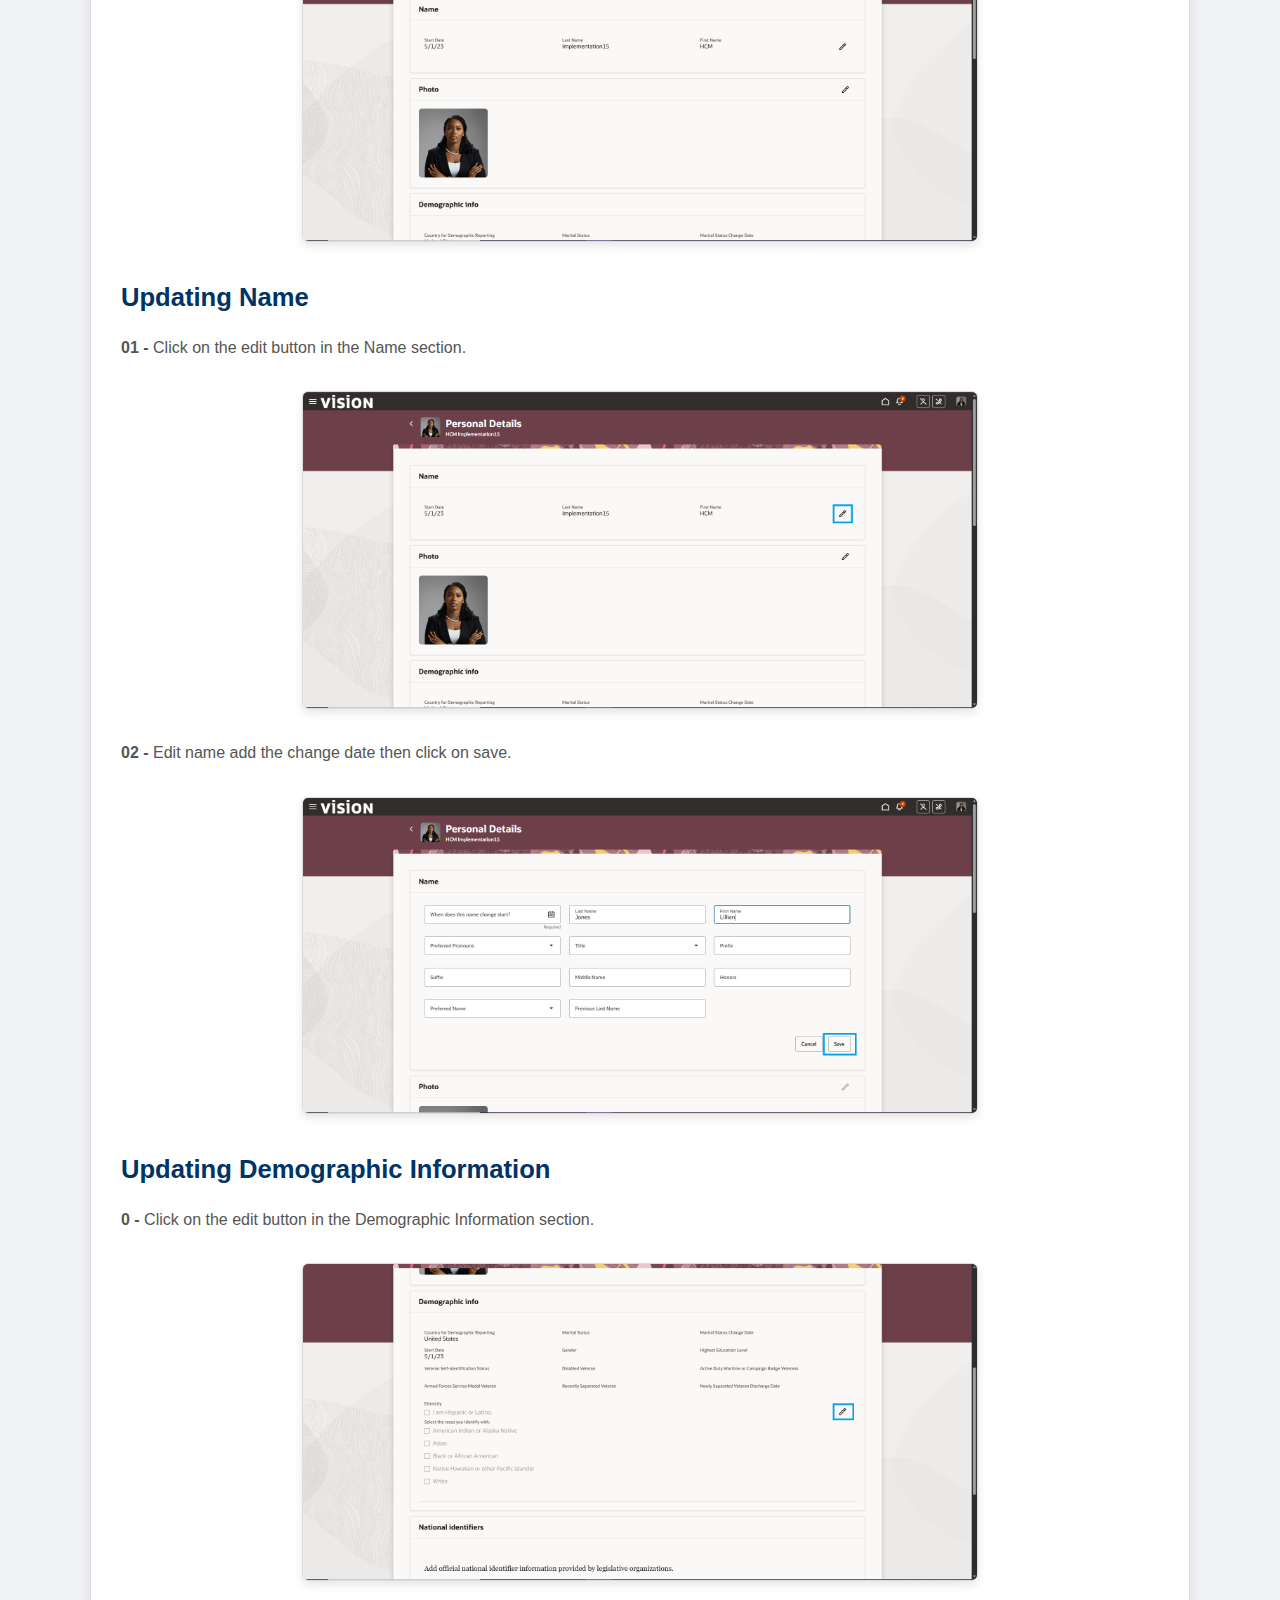
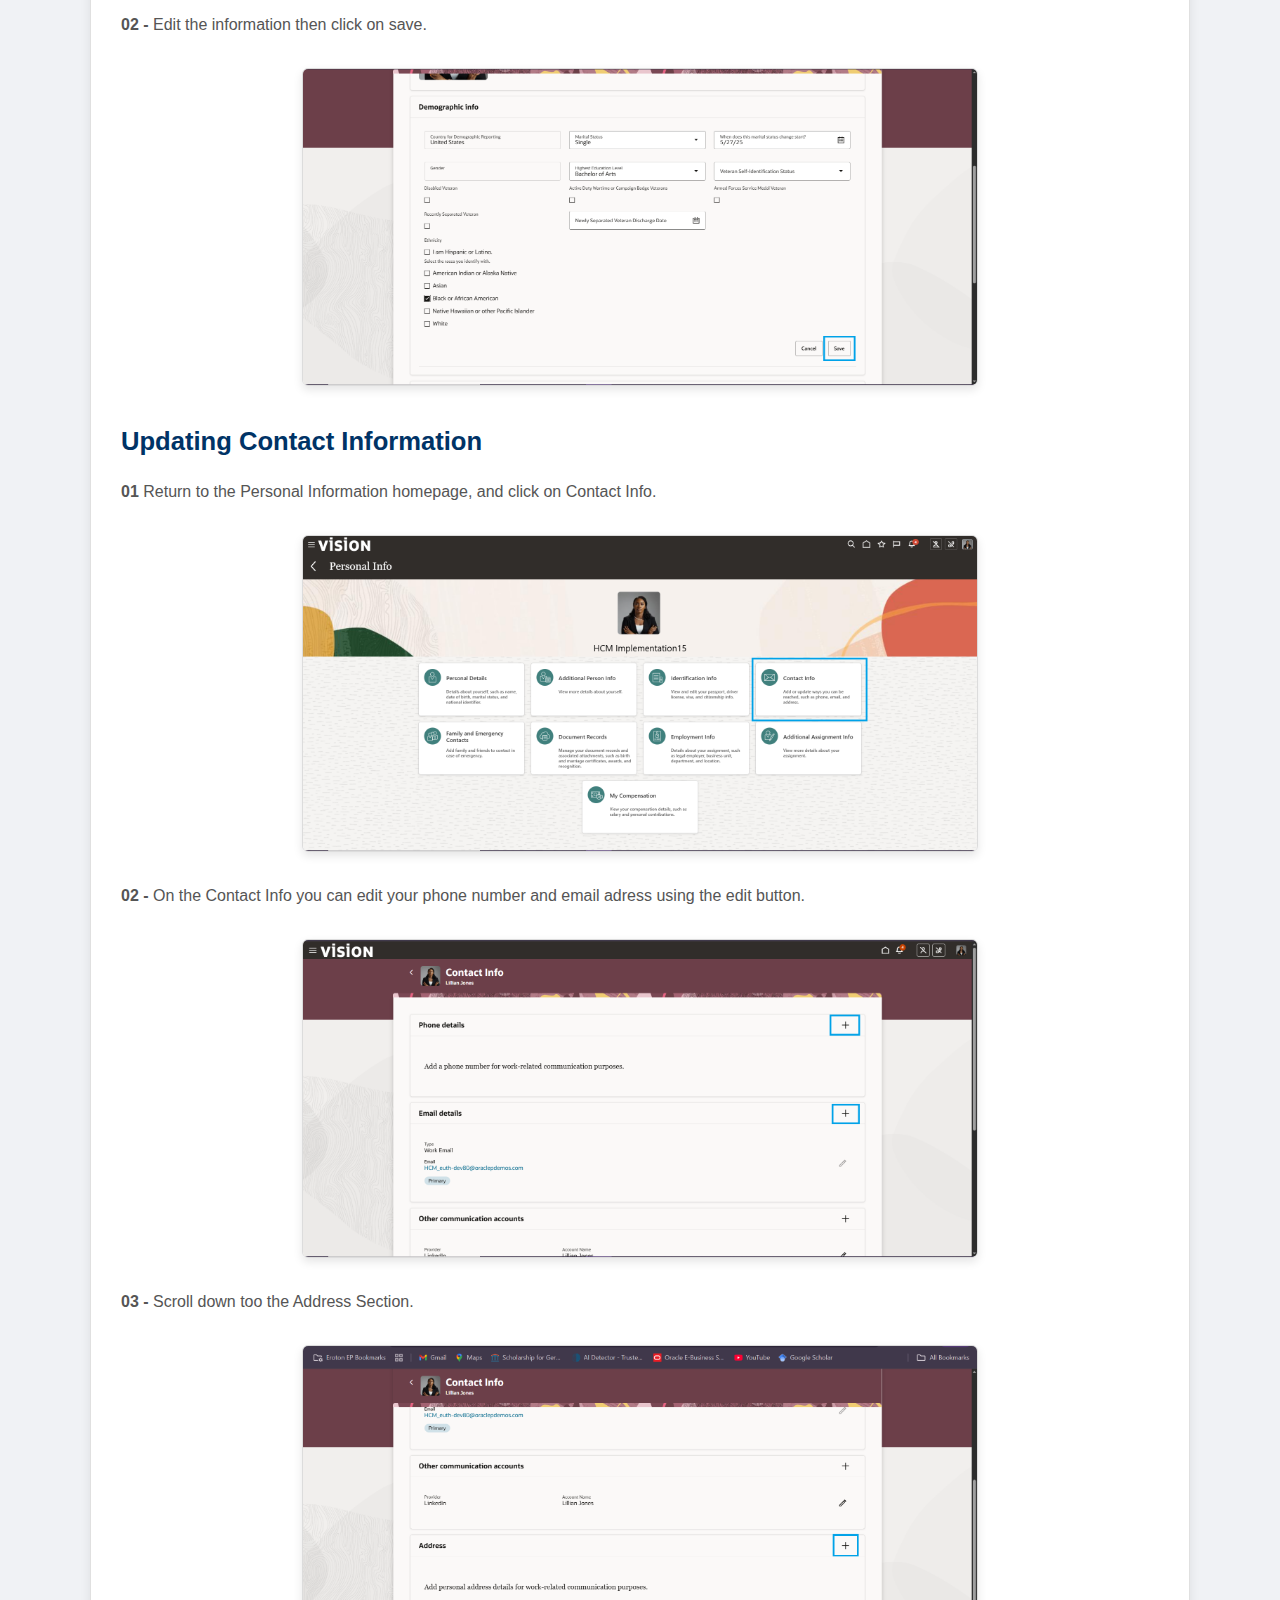
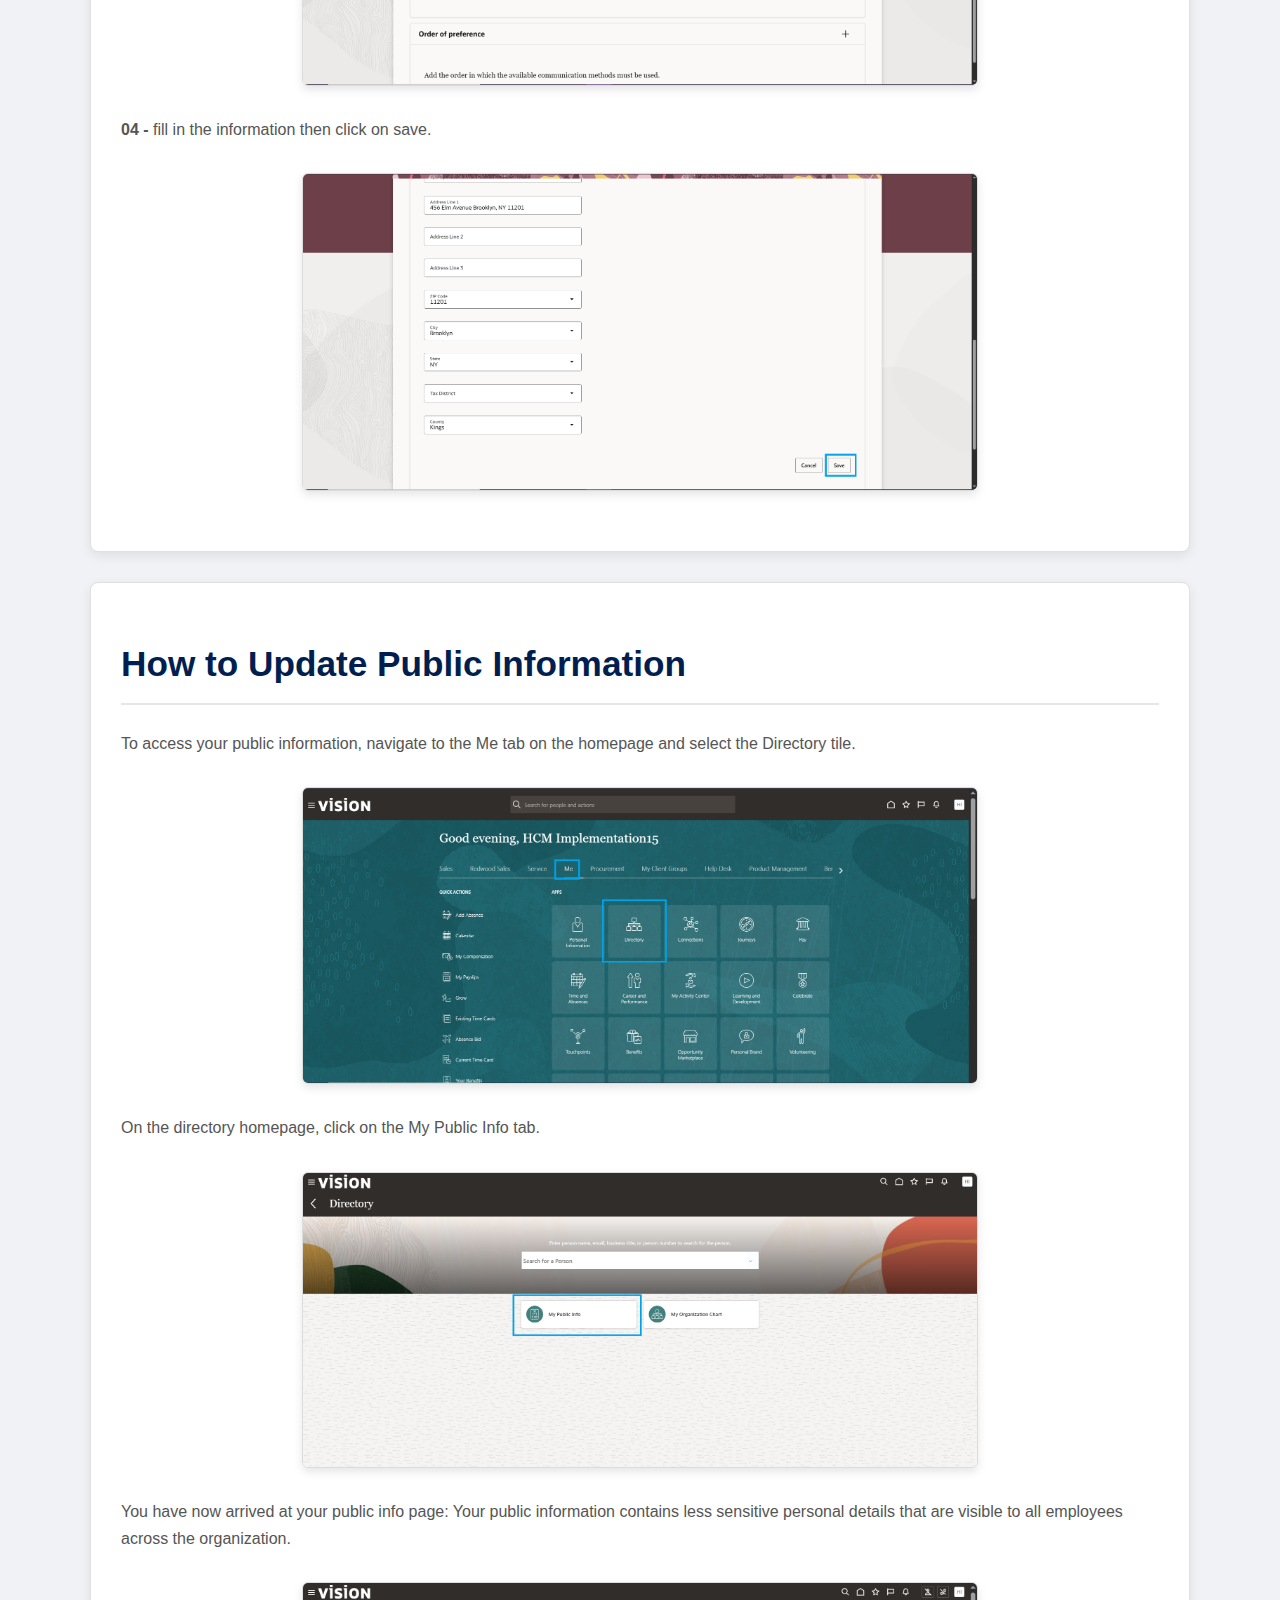
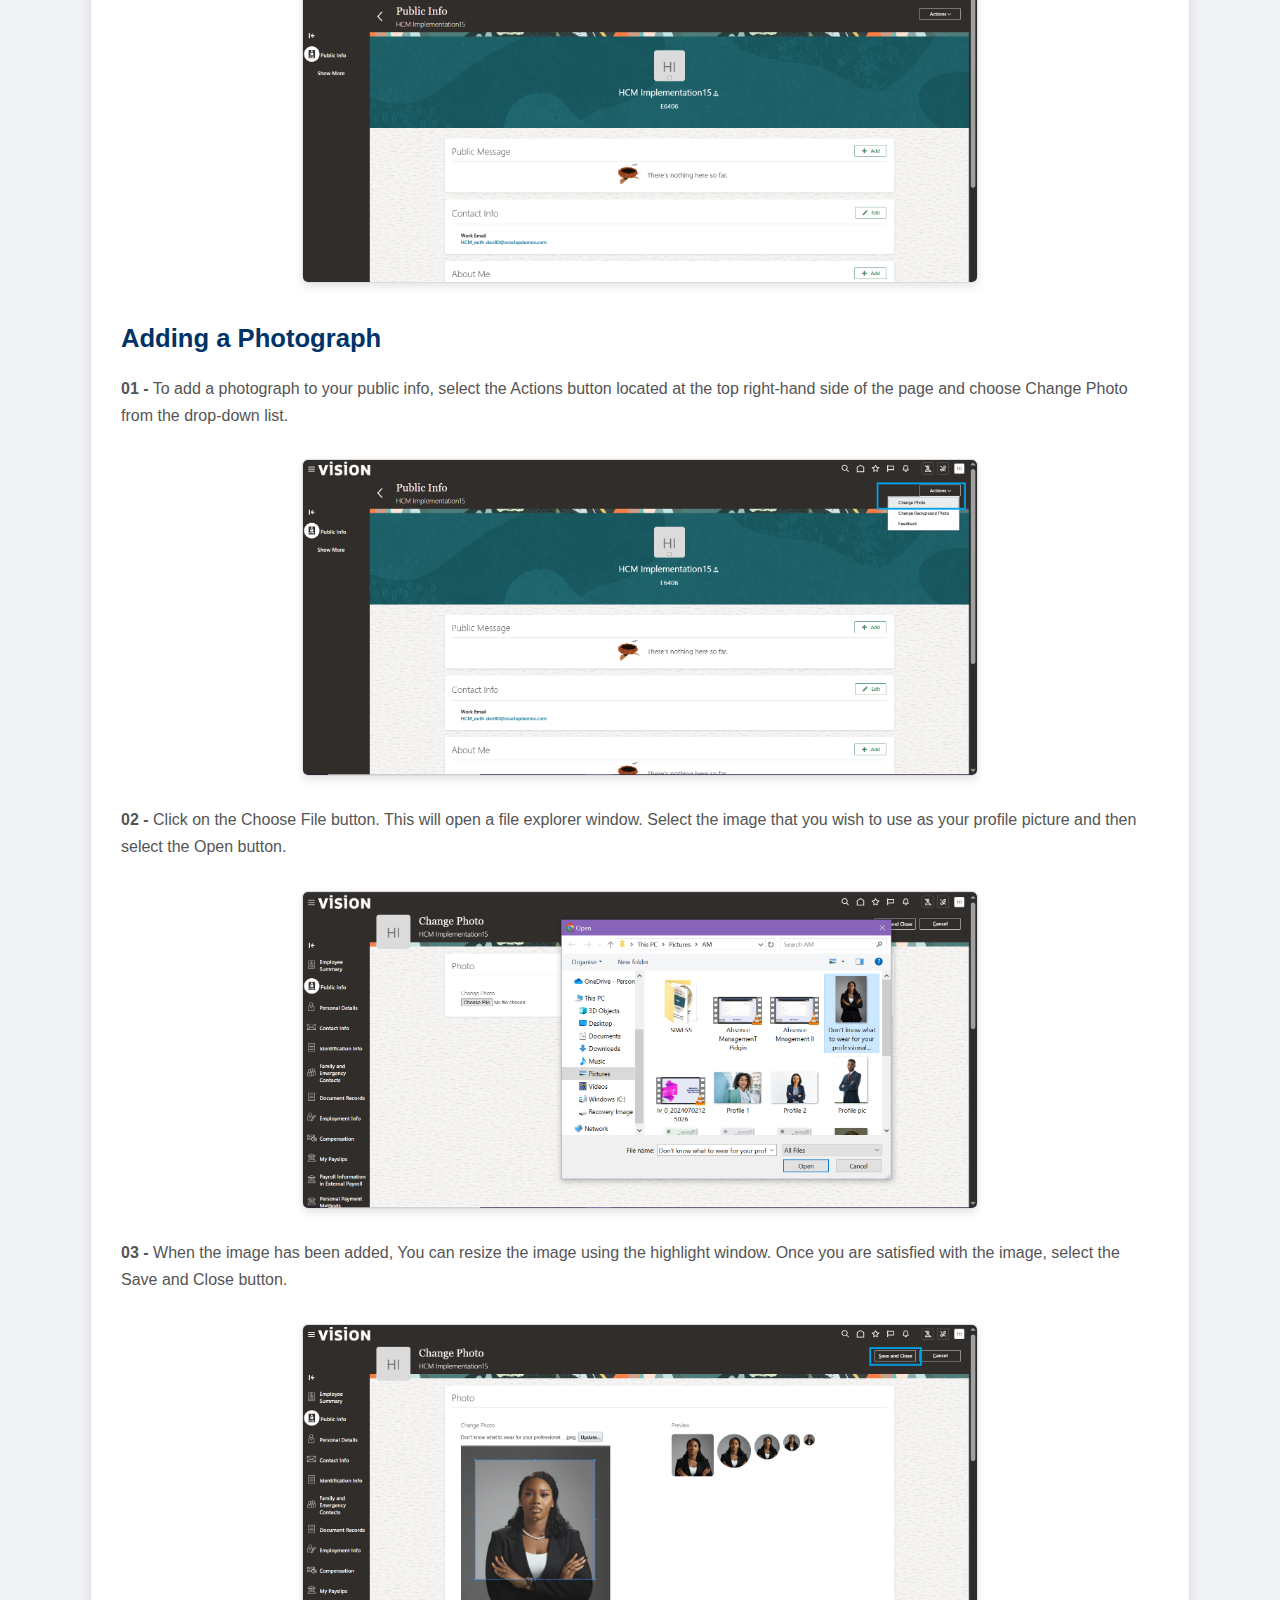
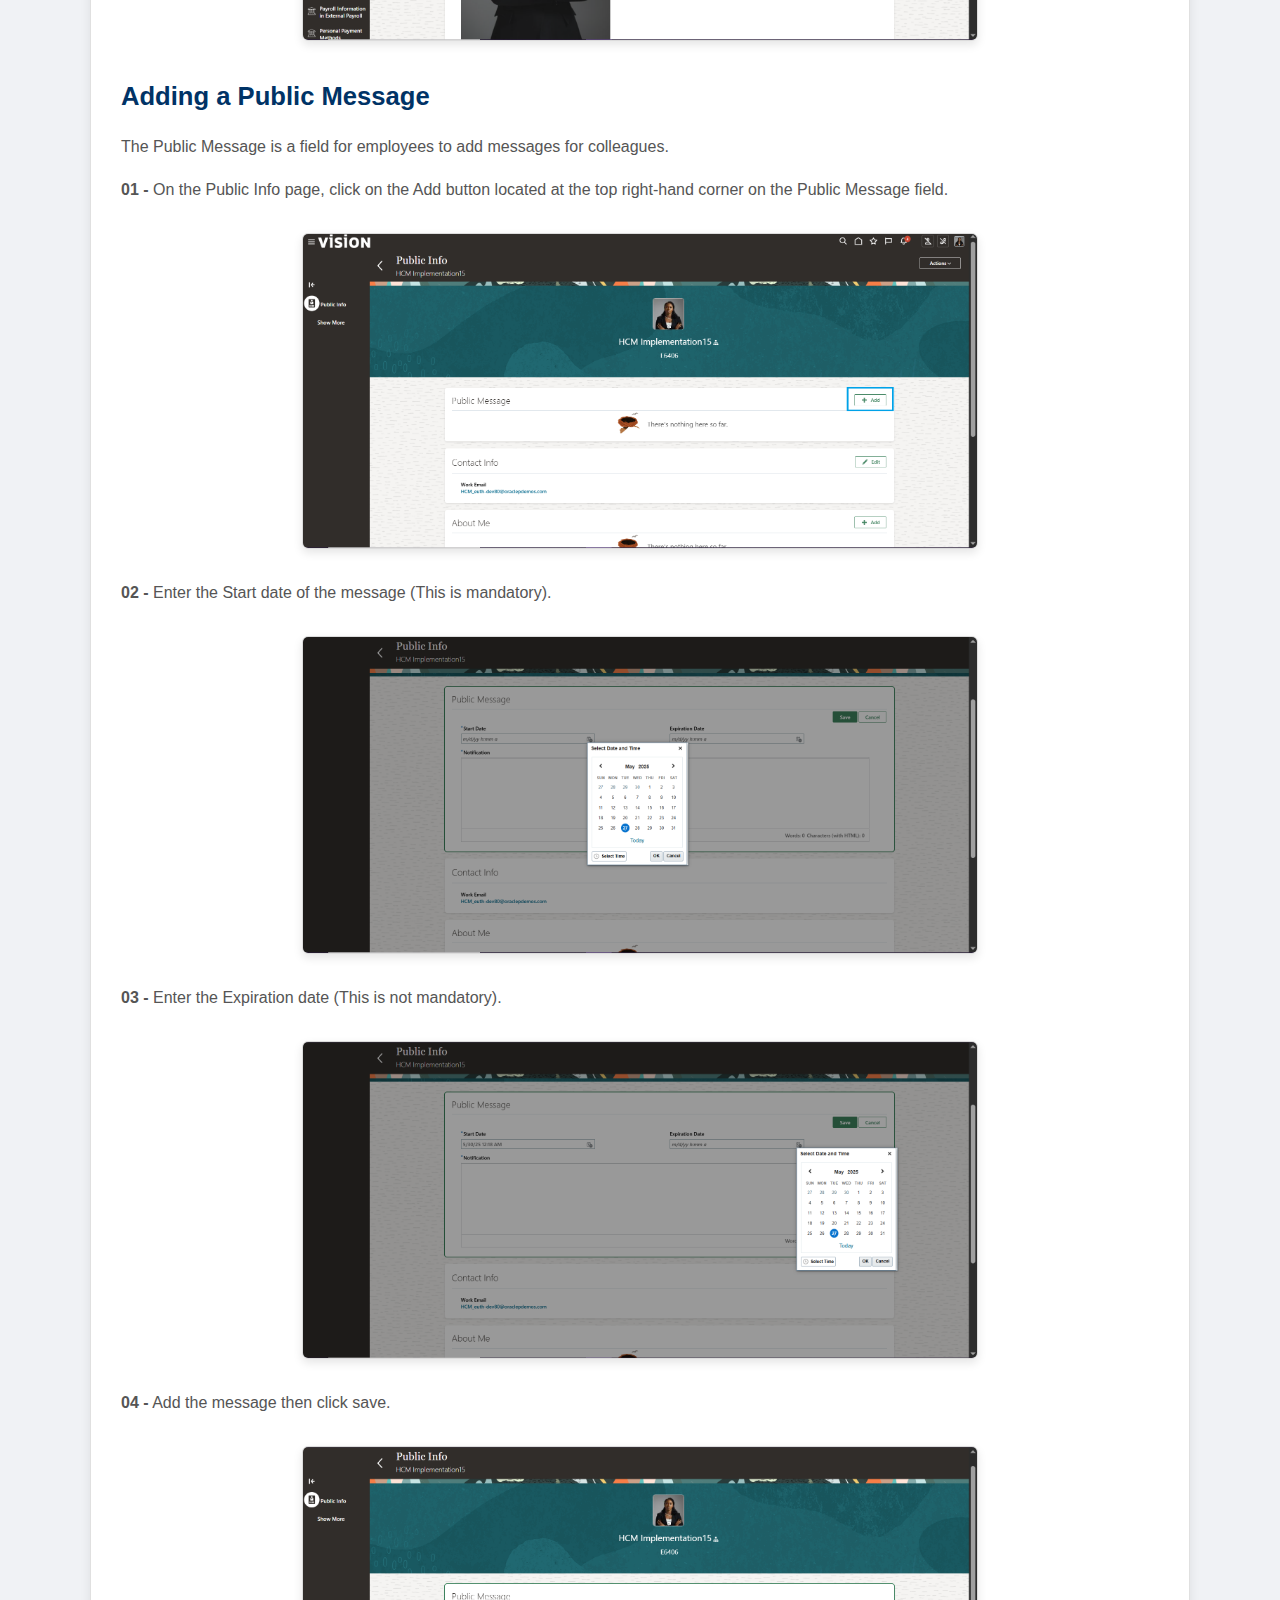
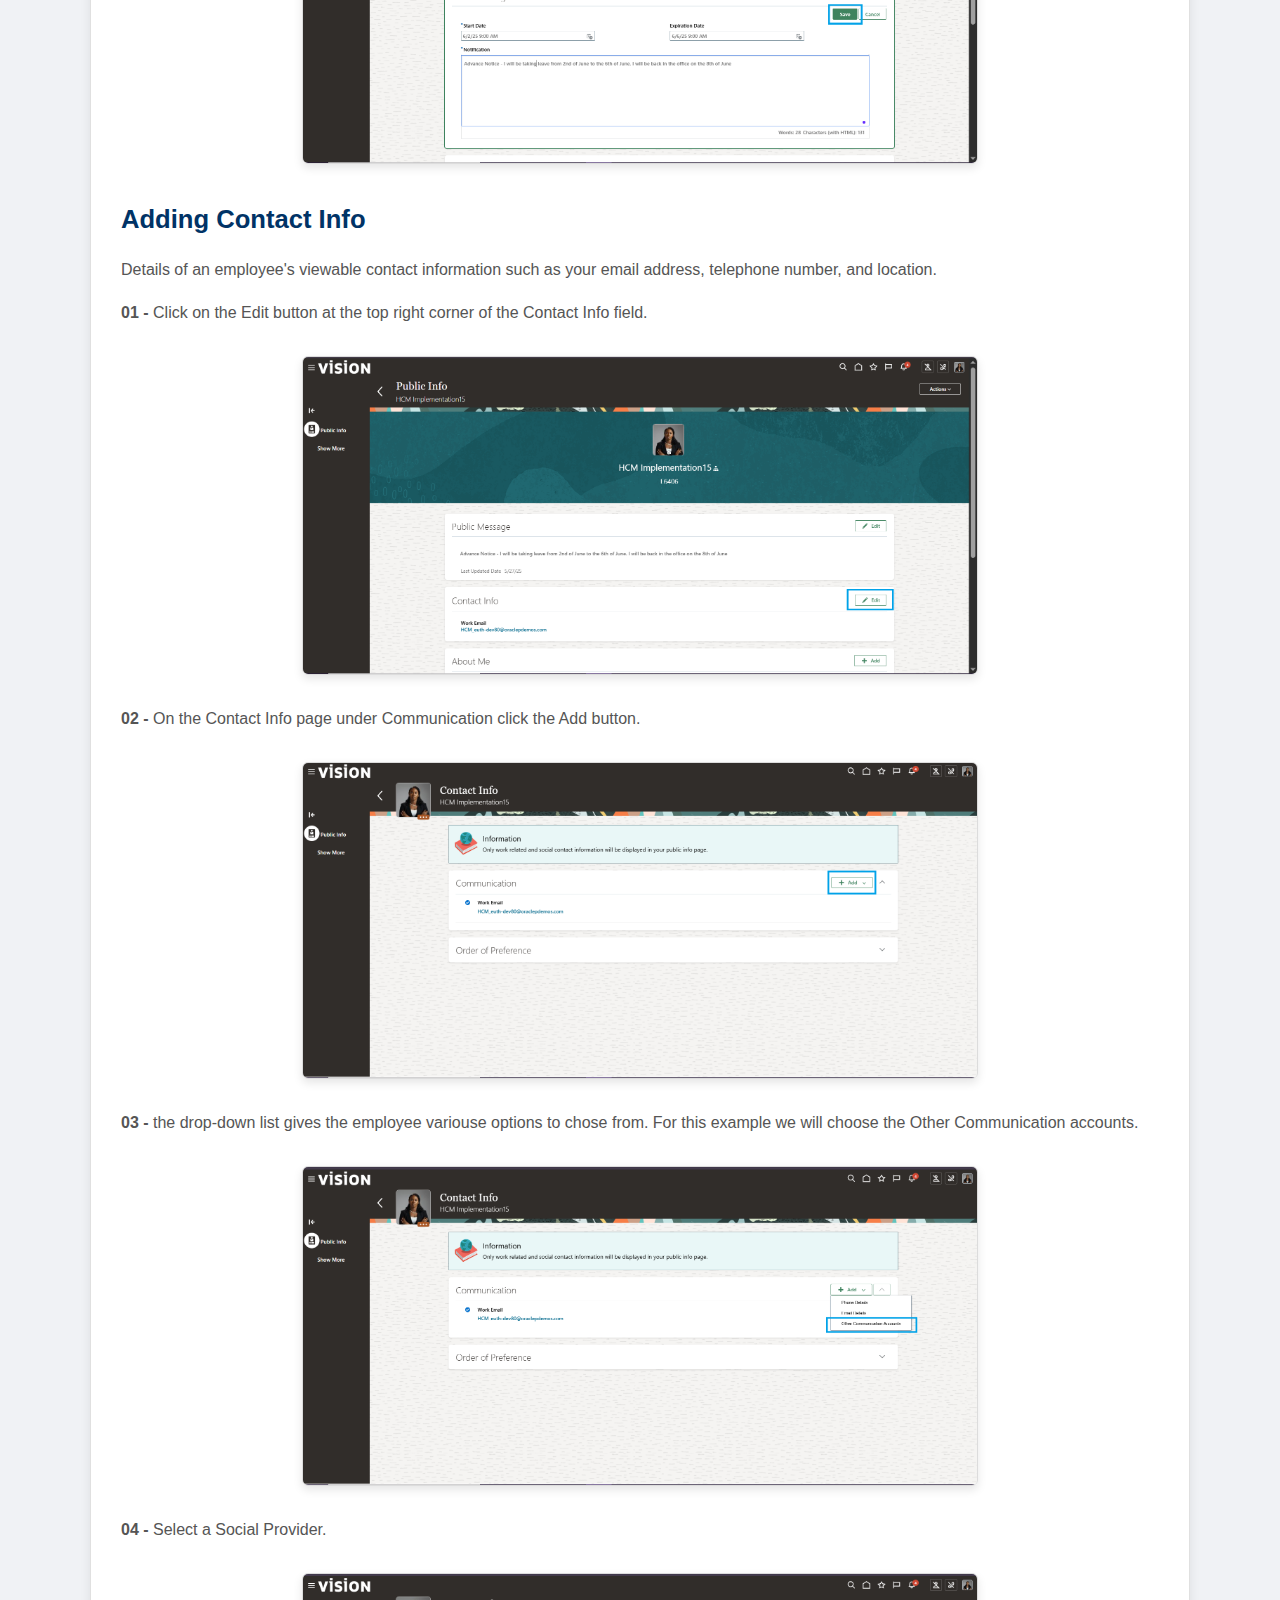
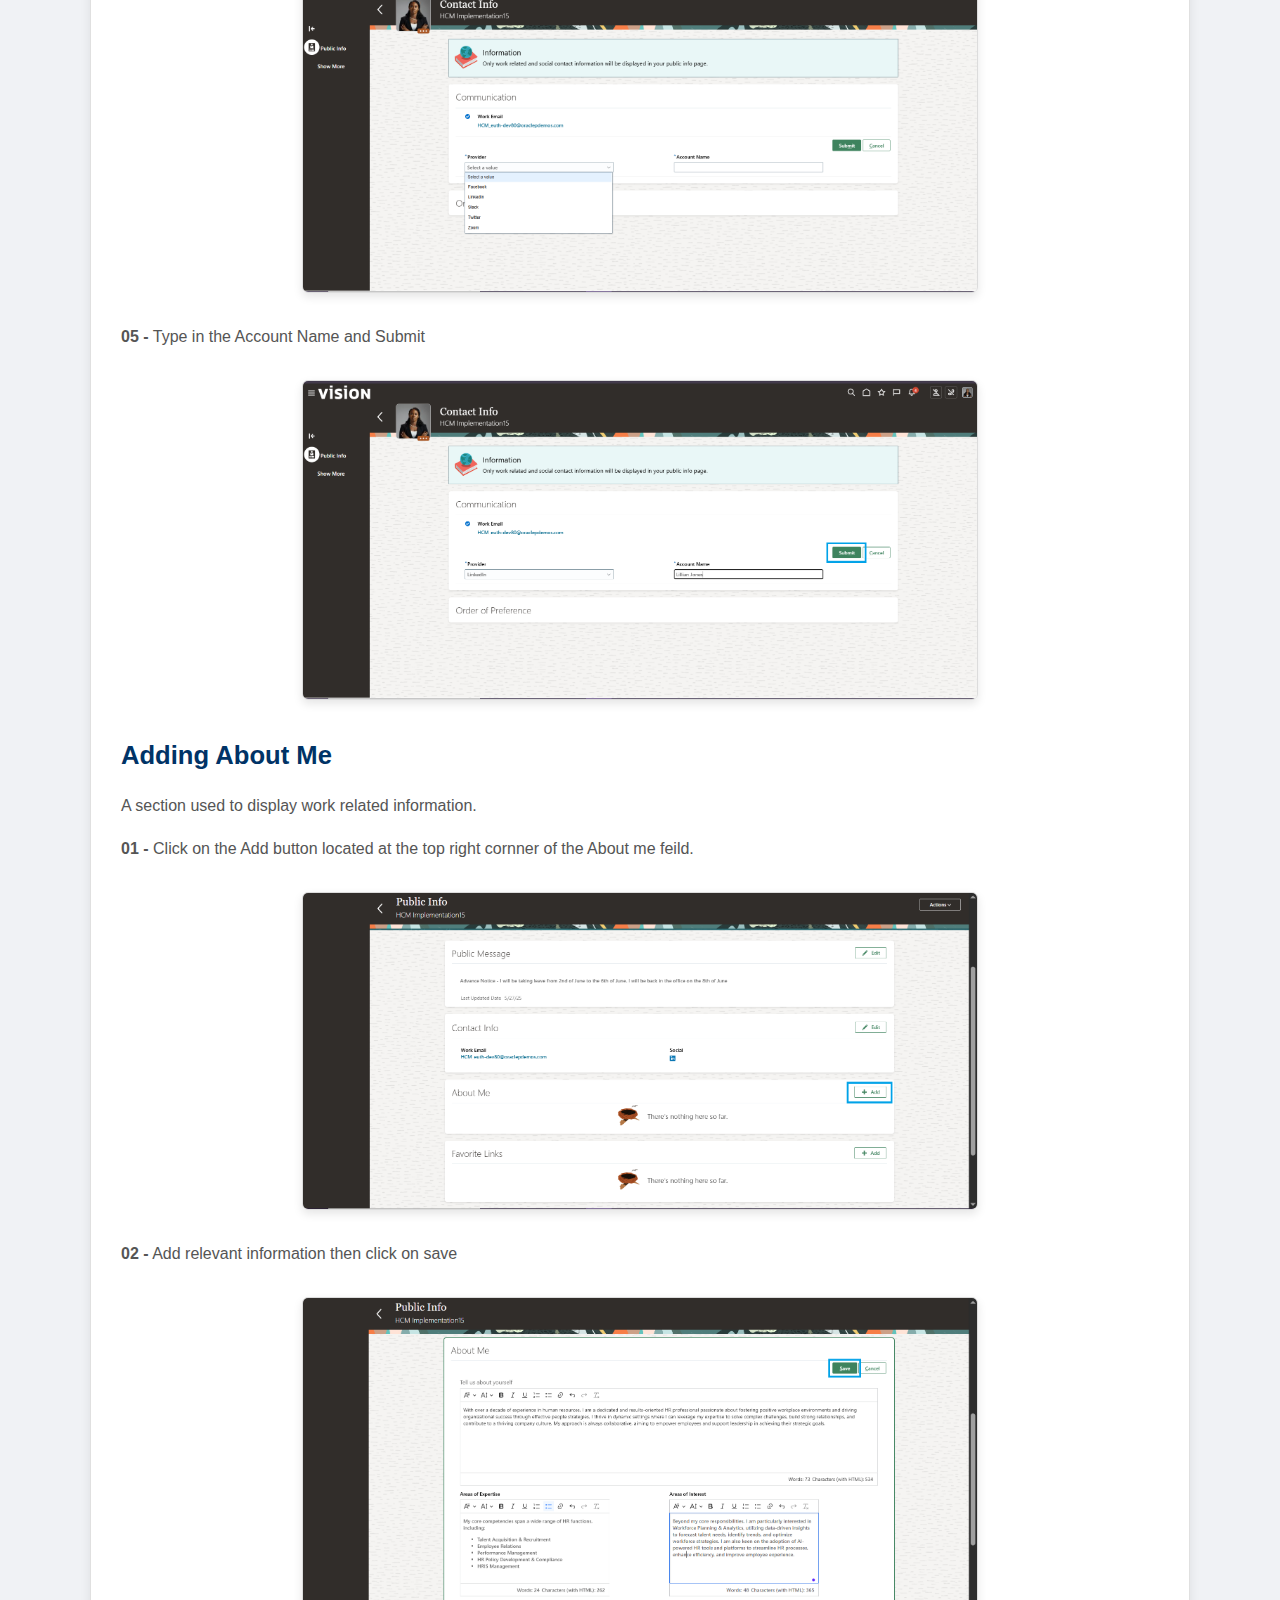
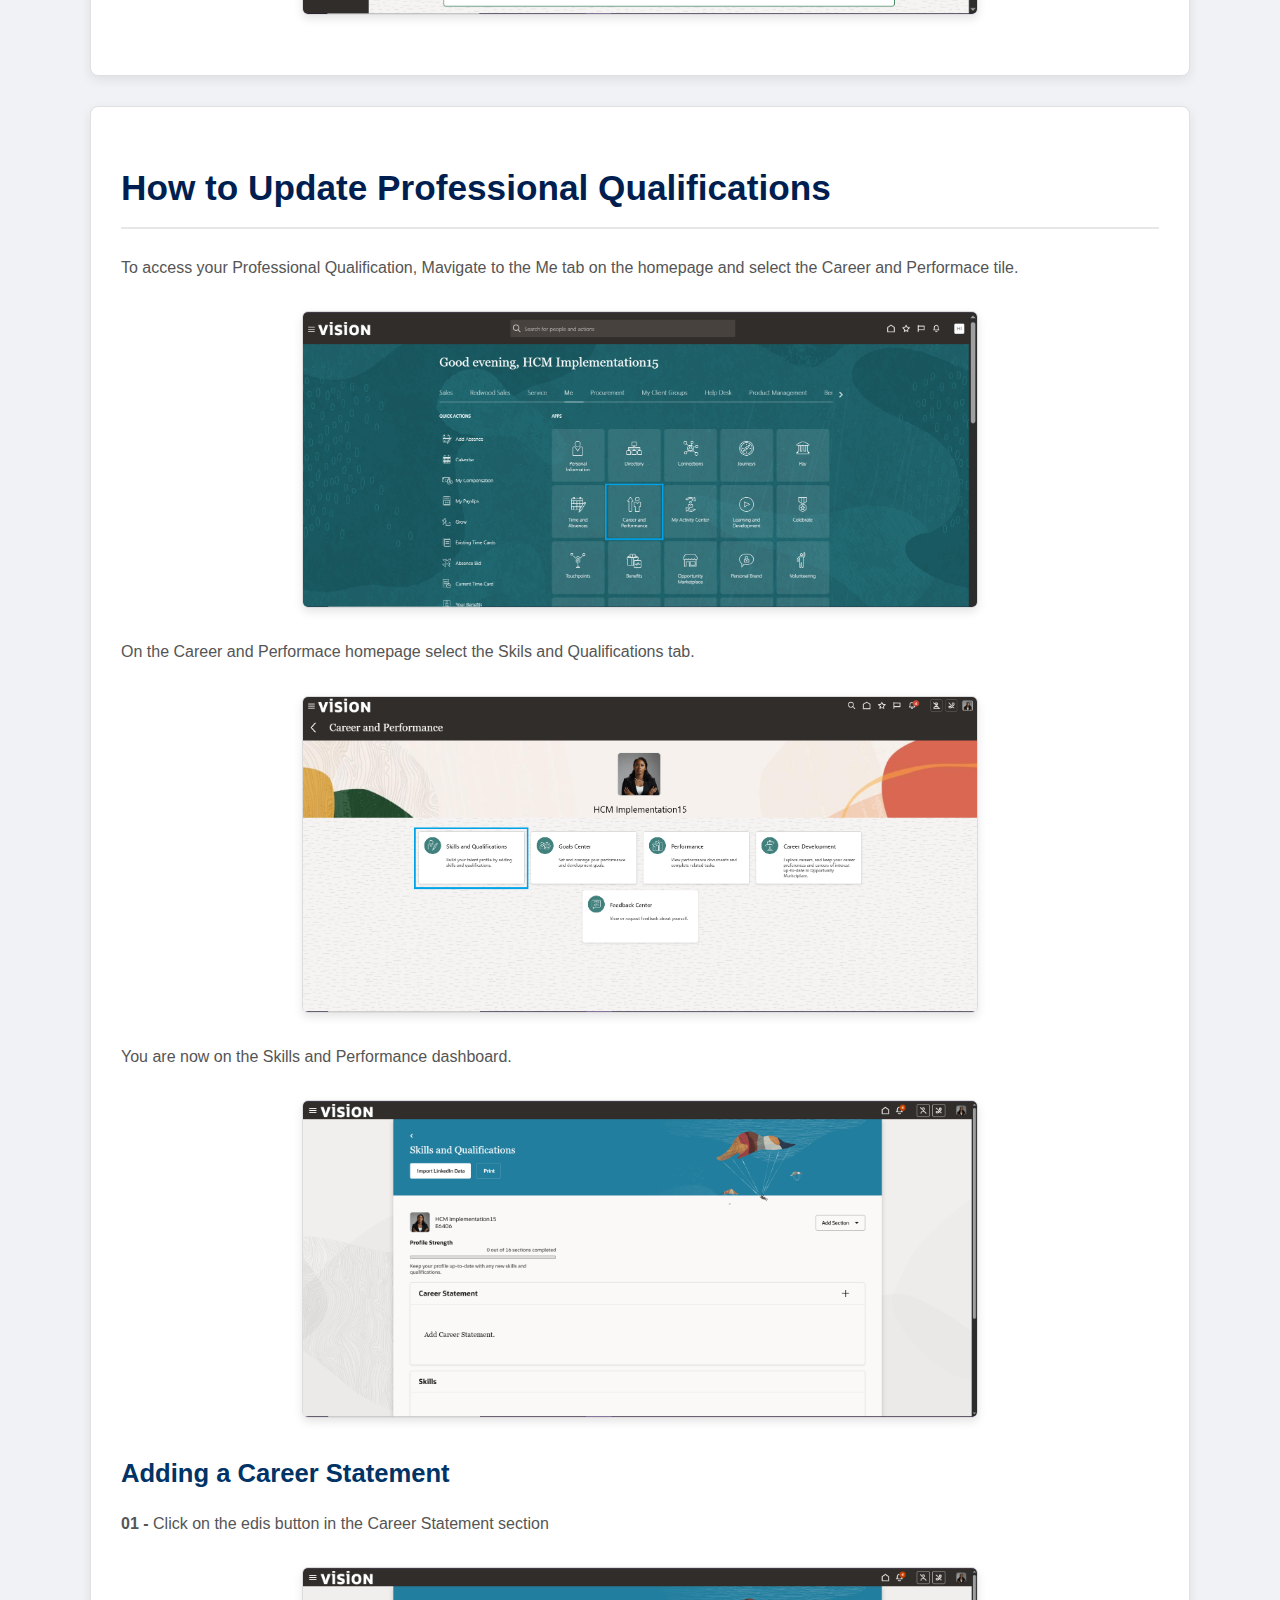
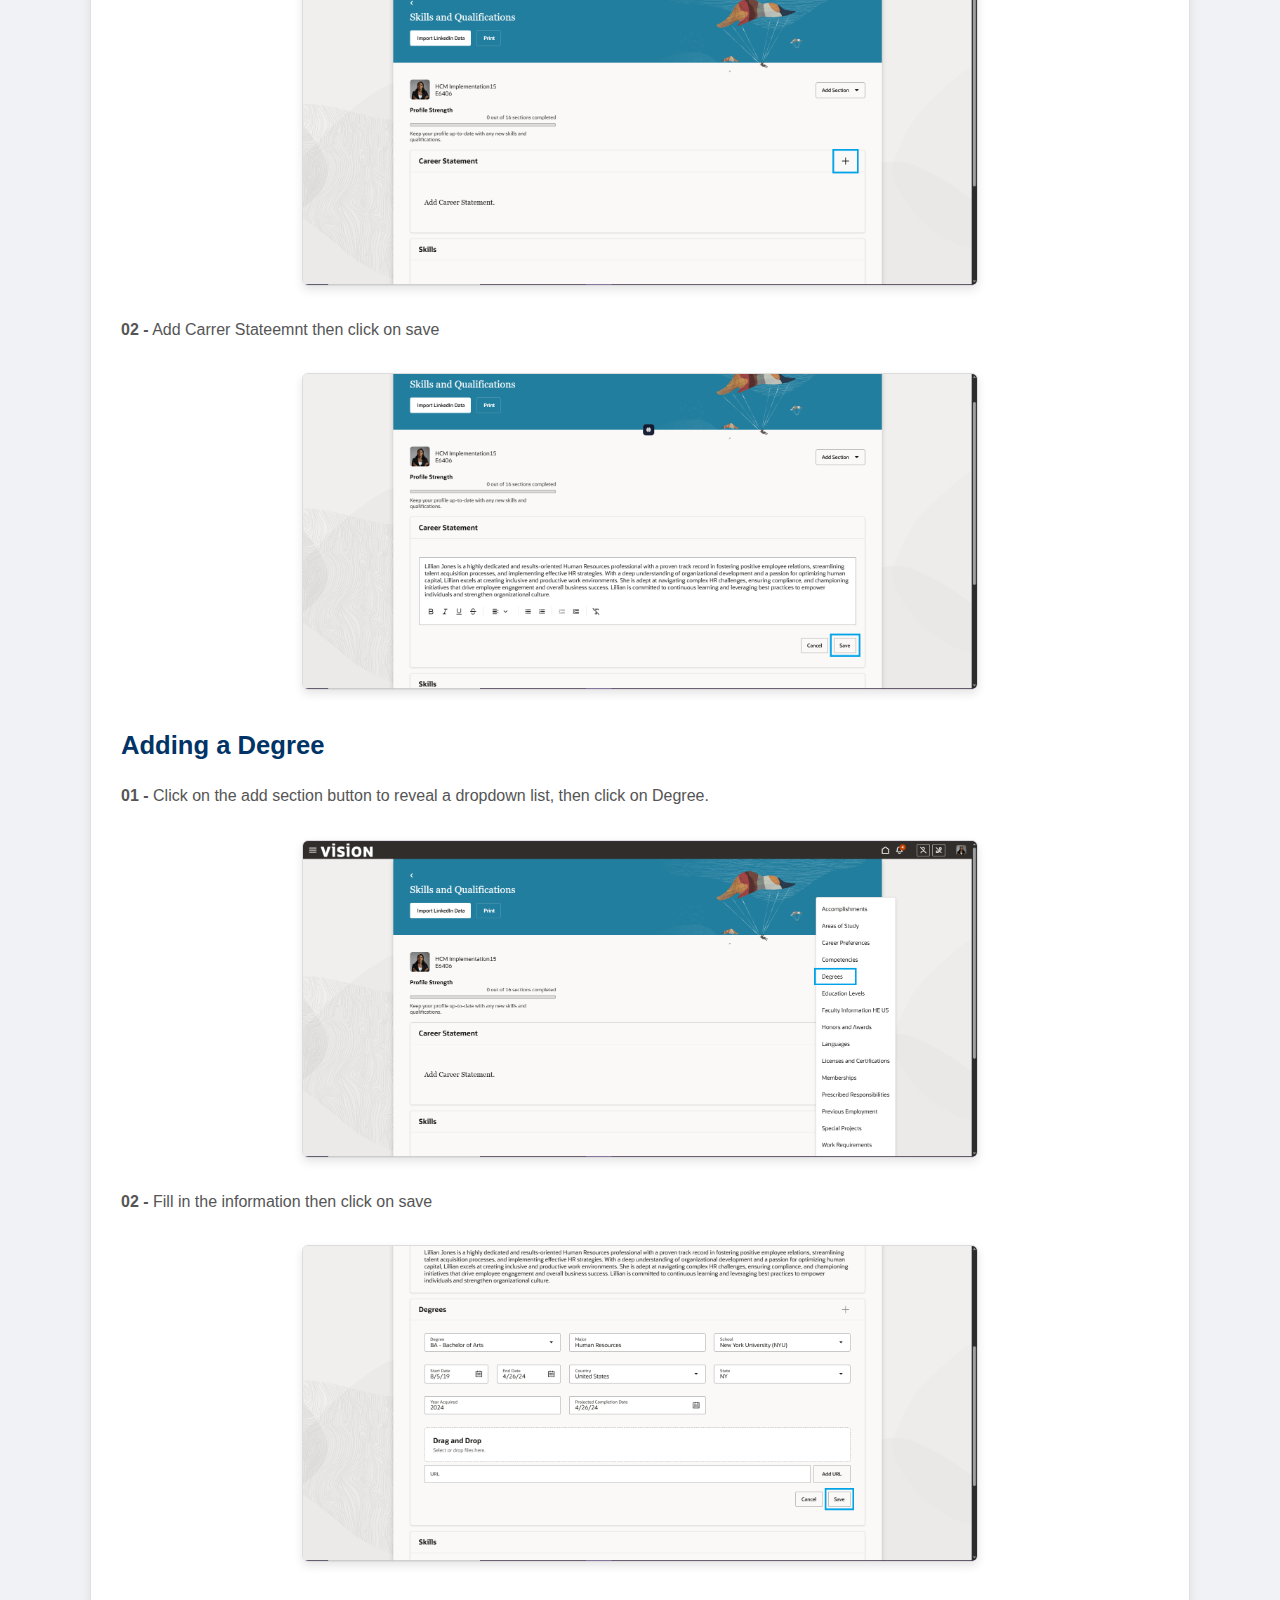
<file: EPM.html>
<!DOCTYPE html>
<html lang="en">
<head>
    <meta charset="UTF-8">
    <meta name="viewport" content="width=device-width, initial-scale=1.0">
    <title>Employee Profile Management - Oracle HCM Navigator</title>
    <link rel="stylesheet" href="EMP stylesheet.css">
</head>
<body>
    <header>
        <div class="logo">
            <h1>Oracle HCM Navigator</h1>
        </div>
        <nav>
            <ul>
                <li><a href="index.html">Home</a></li>
                <li><a href="Courses.html">HCM Options</a></li>
                <li><a href="About us.html">About Us</a></li>
                <li><a href="contact.html">Contact</a></li>
            </ul>
        </nav>
    </header>

    <main>
        <div class="main-content">
            <section class="hero">
                <h2>Employee Profile Management</h2>
            </section>

            <section class="Options">
                <ul>
                    <li><a href="#personal-info">Updating Personal Information</a></li>
                    <li><a href="#public-info">Updating Public Information</a></li>
                    <li><a href="#professional-qualifications">Updating Professional Qualifications</a></li>
                </ul>
            </section>

            <section id="personal-info" class="instructions">
                <h1>How to Update Personal Information</h1>
                <p>To access your personal information, Mavigate to the me tab on the homepage and select the Personal Information tile.</p>
                <img src="Personal Information.png" data-zoomable>
                <p>On the Personal Information homepage, click on the Personal Details tab.</p>
                <img src="personal Details.png" data-zoomable>
                <p>You are now on the Personal Details landing page.</p>
                <img src="Edit Nmae.PNG" data-zoomable>

                <h3>Updating Name</h3>
                <p><strong>01 -</strong> Click on the edit button in the Name section.</p>
                <img src="Edit Name.png" data-zoomable>
                <p><strong>02 -</strong> Edit name add the change date then click on save.</p>
                <img src="Save Name.png" data-zoomable>

                <h3>Updating Demographic Information</h3>
                <p><strong>0 -</strong> Click on the edit button in the Demographic Information section.</p>
                <img src="Demographic Info.png" data-zoomable>
                <p><strong>02 -</strong> Edit the information then click on save.</p>
                <img src="save demo info.png" data-zoomable>

                <h3>Updating Contact Information</h3>
                <p><strong> 01</strong> Return to the Personal Information homepage, and click on Contact Info.</p>
                <img src="Contact Info 2.png" data-zoomable>
                <p><strong>02 -</strong> On the Contact Info you can edit your phone number and email adress using the edit button. </p>
                <img src="Contact info homepage.png" data-zoomable>
                <p><strong>03 -</strong> Scroll down too the Address Section.</p>
                <img src="Adress.png" data-zoomable>
                <p><strong>04 -</strong> fill in the information then click on save.</p>
                <img src="Save adress.png" data-zoomable>
            </section>

            <section id="public-info" class="instructions">
                <h1>How to Update Public Information</h1>
                <p>To access your public information, navigate to the Me tab on the homepage and select the Directory tile.</p>
                <img src="Click directory.png" data-zoomable>
                <p>On the directory homepage, click on the My Public Info tab.</p>
                <img src="Directory landing page.png" data-zoomable>
                <p>You have now arrived at your public info page: Your public information contains less sensitive personal details that are visible to all employees across the organization.</p>
                <img src="Public Info.PNG" data-zoomable>

                <h3>Adding a Photograph</h3>
                <p><strong>01 -</strong> To add a photograph to your public info, select the Actions button located at the top right-hand side of the page and choose Change Photo from the drop-down list.</p>
                <img src="Change Photo.PNG" data-zoomable>
                <p><strong>02 -</strong> Click on the Choose File button. This will open a file explorer window. Select the image that you wish to use as your profile picture and then select the Open button.</p>
                <img src="Change Photo 3.PNG" data-zoomable>
                <p><strong>03 -</strong> When the image has been added, You can resize the image using the highlight window. Once you are satisfied with the image, select the Save and Close button.</p>
                <img src="Change Photo 4.PNG" data-zoomable>

                <h3>Adding a Public Message</h3>
                <p>The Public Message is a field for employees to add  messages for  colleagues.</p>
                <p><strong>01 -</strong> On the Public Info page, click on the Add button located at the top right-hand corner on the Public Message field.</p>
                <img src="Public Message.PNG" data-zoomable>
                <p><strong>02 -</strong> Enter the Start date of the message (This is mandatory).</p>
                <img src="PM 1.PNG" data-zoomable>
                <p><strong>03 -</strong> Enter the Expiration date (This is not mandatory).</p>
                <img src="PM 2.PNG" data-zoomable>
                <p><strong>04 -</strong> Add the message then click save.</p>
                <img src="PM 3.PNG" data-zoomable>

                <h3>Adding Contact Info</h3>
                <p>Details of an employee's viewable contact information such as your email address, telephone number, and location.</p>
                <p><strong>01 -</strong> Click on the Edit button at the top right corner of the Contact Info field.</p>
                <img src="Contact Information.PNG" data-zoomable>
                <p><strong>02 -</strong> On the Contact Info page under Communication click the Add button.</p>
                <img src="CI 1.PNG" data-zoomable>
                <p><strong>03 -</strong> the drop-down list gives the employee variouse options to chose from. For this example we will choose the Other Communication accounts.</p>
                <img src="CI 2.PNG" data-zoomable>
                <p><strong>04 -</strong> Select a Social Provider.</p>
                <img src="CI 6.PNG" data-zoomable>
                <p><strong>05 -</strong> Type in the Account Name and Submit</p>
                <img src="CI 7.PNG" data-zoomable>

                <h3>Adding About Me</h3>
                <p>A section used to display work related information.</p>
                <p><strong>01 -</strong> Click on the Add button located at the top right cornner of the About me feild.</p>
                <img src="About Me.PNG" data-zoomable>
                <p><strong>02 -</strong> Add relevant information then click on save</p>
                <img src="AM 1.PNG" data-zoomable>
            </section>

            <section id="professional-qualifications" class="instructions">
                <h1>How to Update Professional Qualifications</h1>
                <p>To access your Professional Qualification, Mavigate to the Me tab on the homepage and select the Career and Performace tile.</p>
                <img src="Career and Performance.png" data-zoomable>
                <p>On the Career and Performace homepage select the Skils and Qualifications tab.</p>
                <img src="Skills and Q.png" data-zoomable>
                <p>You are now on the Skills and Performance dashboard.</p>
                <img src="Career statement.PNG" data-zoomable>

                <h3>Adding a Career Statement</h3>
                <p><strong>01 -</strong> Click on the edis button in the Career Statement section</p>
                <img src="Career statement 1.png" data-zoomable>
                <p><strong>02 -</strong> Add Carrer Stateemnt then click on save</p>
                <img src="CS 1.png" data-zoomable>

                <h3>Adding a Degree</h3>
                <p><strong>01 -</strong> Click on the add section button to reveal a dropdown list, then click on Degree.</p>
                <img src="Degree.png" data-zoomable>
                <p><strong>02 -</strong> Fill in the information then click on save</p>
                <img src="Degeees.png" data-zoomable>

                <h3>Adding a Language</h3>
                <p><strong>01 -</strong> Click on the add section button to reveal a dropdown list, then click on Languages.</p>
                <img src="Lang.png" data-zoomable>
                <p><strong>02 -</strong> Fill in the information then click on save</p>
                <img src="Languages.png" data-zoomable>
            </section>

        </div>

    </main>
    
    <footer>
        <p>&copy; 2025 Oracle HCM Navigator. All rights reserved.</p>
    </footer>

    <a href="#" id="backToTopBtn" title="Back to Top">&#9650;</a>

    <div id="imageZoomModal" class="zoom-modal">
        <span class="close-button">&times;</span>
        <img class="zoom-modal-content" id="zoomedImage">
    </div>

    <script src="script.js"></script>

</body>
</html>
</file>
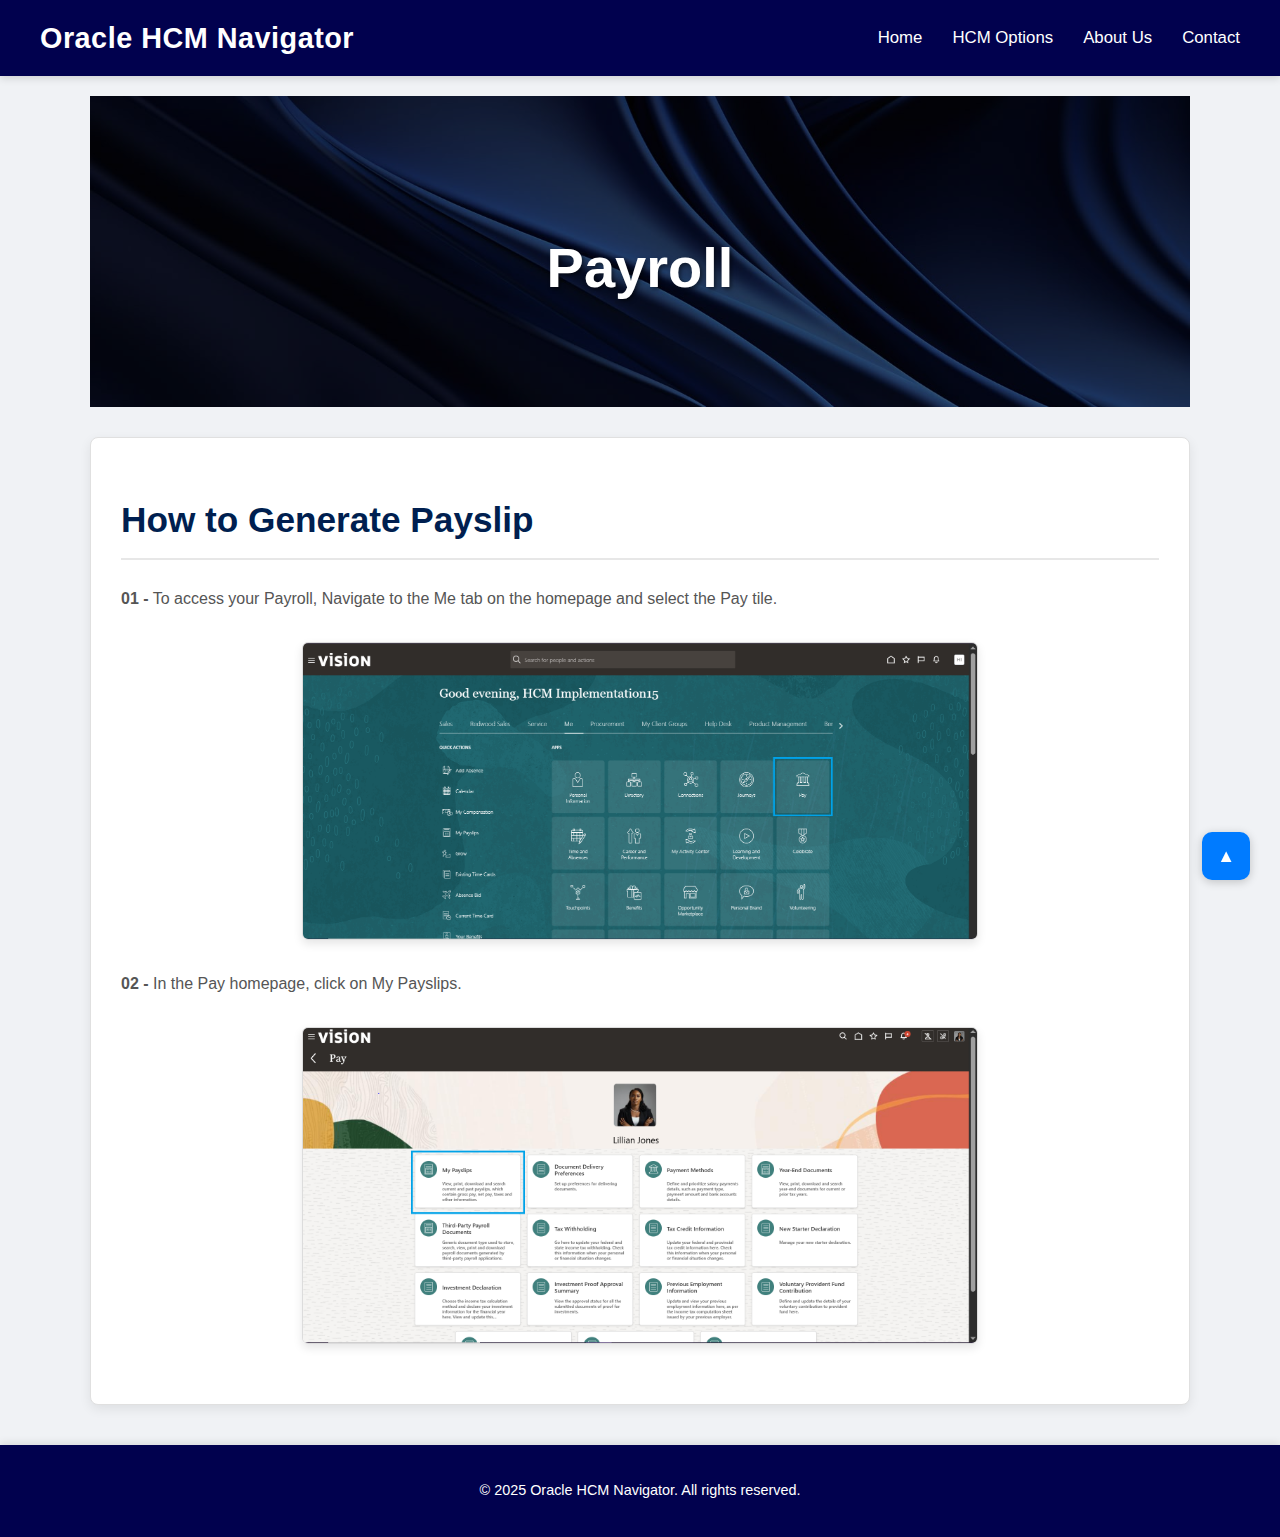
<file: PR.html>
<!DOCTYPE html>
<html lang="en">
<head>
    <meta charset="UTF-8">
    <meta name="viewport" content="width=device-width, initial-scale=1.0">
    <title>Employee Profile Management - Oracle HCM Navigator</title>
    <link rel="stylesheet" href="PR Stylesheet.css">
</head>
<body>
    <header>
        <div class="logo">
            <h1>Oracle HCM Navigator</h1>
        </div>
        <nav>
            <ul>
                <li><a href="index.html">Home</a></li>
                <li><a href="Courses.html">HCM Options</a></li>
                <li><a href="About us.html">About Us</a></li>
                <li><a href="contact.html">Contact</a></li>
            </ul>
        </nav>
    </header>

    <main>
        <div class="main-content">
            <section class="hero">
                <h2>Payroll</h2>
            </section>


            <section id="Absence" class="instructions">
                <h1>How to Generate Payslip</h1>
                <p><strong>01 -</strong> To access your Payroll, Navigate to the Me tab on the homepage and select the Pay tile.</p>
                <img src="Pay.png" data-zoomable>
                <p><strong>02 -</strong> In the Pay homepage, click on My Payslips.</p>
                <img src="payslips.png" data-zoomable>

            </section>
        </div>
 
    </main>
    
    <footer>
        <p>&copy; 2025 Oracle HCM Navigator. All rights reserved.</p>
    </footer>

    <a href="#" id="backToTopBtn" title="Back to Top">&#9650;</a>

    <div id="imageZoomModal" class="zoom-modal">
        <span class="close-button">&times;</span>
        <img class="zoom-modal-content" id="zoomedImage">
    </div>

    <script src="script.js"></script>

</body>
</html>
</file>
<file: style.css>
body {
    font-family: 'Segoe UI', Tahoma, Geneva, Verdana, sans-serif;
    margin: 0;
    padding: 0;
    background-color: #f0f2f5;
    color: #333;
    line-height: 1.6;
    scroll-behavior: smooth;
    -webkit-font-smoothing: antialiased;
    -moz-osx-font-smoothing: grayscale;
}

header {
    background-color: rgb(1, 1, 78);
    color: white;
    display: flex;
    justify-content: space-between;
    align-items: center;
    padding: 18px 45px;
    box-shadow: 0 5px 15px rgba(0, 0, 0, 0.2);
    position: sticky;
    top: 0;
    z-index: 1000;
    border-bottom: 1px solid rgba(255, 255, 255, 0.1);
}

header .logo h1 {
    margin: 0;
    font-size: 2em;
    letter-spacing: 0.75px;
    font-weight: 700;
}

.logo img {
    width: 90px;
    height: 90px;
    vertical-align: middle;
    margin-right: 12px;
}

header nav ul {
    list-style: none;
    margin: 0;
    padding: 0;
    display: flex;
    gap: 35px;
}

header nav ul li a {
    color: white;
    text-decoration: none;
    font-size: 1.1em;
    font-weight: 500;
    transition: color 0.3s ease-in-out, transform 0.3s ease-in-out;
    position: relative;
    padding-bottom: 5px;
}

header nav ul li a::after {
    content: '';
    position: absolute;
    bottom: 0;
    left: 50%;
    width: 0;
    height: 2px;
    background-color: #87CEEB;
    transition: width 0.3s ease-in-out, left 0.3s ease-in-out;
}

header nav ul li a:hover::after {
    width: 100%;
    left: 0;
}

header nav ul li a:hover {
    color: #87CEEB;
    transform: translateY(-3px);
}

.main-content {
    max-width: 1200px;
    margin: 30px auto;
    padding: 0 30px;
}

.hero {
    text-align: center;
    padding: 90px 25px;
    background: linear-gradient(rgba(0, 0, 0, 0.7), rgba(0, 0, 0, 0.7)), url('2e8ac08e-916b-40c0-975b-7ba1d8d194a3.jpeg') center/cover no-repeat;
    background-attachment: fixed;
    color: white;
    border-radius: 15px;
    box-shadow: 0 10px 25px rgba(0, 0, 0, 0.3);
    margin-bottom: 50px;
}

.hero h2 {
    font-size: 4em;
    margin-bottom: 20px;
    text-shadow: 3px 3px 8px rgba(0, 0, 0, 0.7);
    font-weight: 800;
    color: white;
}

.hero p {
    font-size: 1.4em;
    margin: 30px auto;
    max-width: 850px;
    line-height: 1.9;
    text-shadow: 1px 1px 4px rgba(0, 0, 0, 0.6);
    color: white;
}

.hero .cta {
    background-color: darkblue;
    color: white;
    border: none;
    padding: 18px 35px;
    font-size: 1.2em;
    cursor: pointer;
    border-radius: 10px;
    transition: background-color 0.3s ease-in-out, transform 0.2s ease-in-out, box-shadow 0.3s ease-in-out;
    font-weight: 700;
    margin-top: 25px;
    box-shadow: 0 4px 10px rgba(0, 0, 0, 0.2);
}

.hero .cta:hover {
    background-color: blue;
    transform: translateY(-4px);
    box-shadow: 0 8px 15px rgba(0, 0, 0, 0.3);
}

.courses {
    padding: 70px 25px;
    background-color: #ffffff;
    text-align: center;
    border-radius: 15px;
    box-shadow: 0 6px 20px rgba(0, 0, 0, 0.1);
    margin-bottom: 50px;
}

.courses h2 {
    margin-bottom: 40px;
    font-size: 3em;
    color: darkblue;
    position: relative;
    display: inline-block;
    font-weight: 700;
}

.courses h2::after {
    content: '';
    display: block;
    width: 80px;
    height: 5px;
    background-color: darkblue;
    margin: 12px auto 0;
    border-radius: 3px;
}

.course-list {
    display: flex;
    flex-wrap: wrap;
    gap: 35px;
    justify-content: center;
}

.course {
    background: #fdfdfd;
    padding: 30px;
    border: 1px solid #dcdcdc;
    border-radius: 12px;
    width: 340px;
    box-shadow: 0 8px 20px rgba(0, 0, 0, 0.12);
    transition: transform 0.4s cubic-bezier(0.25, 0.8, 0.25, 1), box-shadow 0.4s cubic-bezier(0.25, 0.8, 0.25, 1);
    text-align: left;
}

.course:hover {
    transform: translateY(-12px);
    box-shadow: 0 18px 35px rgba(0, 0, 0, 0.25);
}

.course h3 {
    margin: 0 0 18px 0;
    font-size: 1.8em;
    color: darkblue;
    font-weight: 600;
}

.course p {
    margin: 12px 0 25px 0;
    color: #555;
    line-height: 1.8;
}

.course button {
    background-color: darkblue;
    color: white;
    border: none;
    padding: 14px 25px;
    border-radius: 8px;
    cursor: pointer;
    font-size: 1.05em;
    font-weight: 600;
    transition: background-color 0.3s ease-in-out, transform 0.2s ease-in-out, box-shadow 0.3s ease-in-out;
    box-shadow: 0 3px 8px rgba(0, 0, 0, 0.15);
}

.course button:hover {
    background-color: blue;
    transform: translateY(-3px);
    box-shadow: 0 6px 12px rgba(0, 0, 0, 0.25);
}

.about {
    padding: 70px 25px;
    text-align: justify;
    display: flex;
    flex-direction: row;
    align-items: center;
    justify-content: center;
    background: linear-gradient(rgba(0, 0, 0, 0.75), rgba(0, 0, 0, 0.75)), url('DJHartley\'s\ iWalls\ -\ Android\ wallpaper….jpeg') center/cover no-repeat;
    background-attachment: fixed;
    color: white;
    border-radius: 15px;
    box-shadow: 0 10px 25px rgba(0, 0, 0, 0.3);
    margin-bottom: 50px;
}

.about-text {
    flex: 1;
    padding-right: 50px;
    max-width: 650px;
}

.about-text h1 {
    font-size: 3.2em;
    margin-bottom: 30px;
    text-shadow: 3px 3px 8px rgba(0, 0, 0, 0.7);
    font-weight: 800;
    color: white;
}

.about-text p {
    font-size: 1.35em;
    line-height: 1.9;
    margin-bottom: 25px;
    text-shadow: 1px 1px 4px rgba(0, 0, 0, 0.6);
    color: white;
}

.about-image {
    flex: 1;
    text-align: center;
    display: flex;
    justify-content: center;
    align-items: center;
}

.about-image img {
    width: 95%;
    max-width: 500px;
    height: auto;
    border-radius: 12px;
    box-shadow: 0 10px 25px rgba(0, 0, 0, 0.4);
    object-fit: cover;
}

.contact {
    padding: 70px 25px;
    text-align: center;
    background-color: white;
    border-radius: 15px;
    box-shadow: 0 6px 20px rgba(0, 0, 0, 0.1);
    margin-bottom: 50px;
}

.contact h2 {
    font-size: 3em;
    color: darkblue;
    margin-bottom: 40px;
    position: relative;
    display: inline-block;
    font-weight: 700;
}

.contact h2::after {
    content: '';
    display: block;
    width: 80px;
    height: 5px;
    background-color: darkblue;
    margin: 12px auto 0;
    border-radius: 3px;
}

.contact-info {
    display: flex;
    flex-wrap: wrap;
    gap: 35px;
    justify-content: center;
    font-size: 1.2em;
}

.contact-info p {
    display: flex;
    align-items: center;
    background-color: #f8f8f8;
    padding: 18px 30px;
    border-radius: 10px;
    border: 1px solid #e5e5e5;
    box-shadow: 0 4px 12px rgba(0, 0, 0, 0.08);
    transition: transform 0.3s ease-in-out, box-shadow 0.3s ease-in-out;
}

.contact-info p:hover {
    transform: translateY(-7px);
    box-shadow: 0 8px 18px rgba(0, 0, 0, 0.15);
}

.contact-info p img {
    width: 28px;
    height: 28px;
    margin-right: 15px;
    filter: invert(15%) sepia(90%) saturate(1000%) hue-rotate(180deg) brightness(90%);
}

footer {
    background-color: rgb(1, 1, 78);
    color: white;
    text-align: center;
    padding: 30px 0;
    margin-top: 50px;
    font-size: 1em;
    box-shadow: 0 -5px 15px rgba(0, 0, 0, 0.2);
}

@media (max-width: 1024px) {
    header {
        padding: 15px 30px;
    }
    .main-content {
        padding: 0 25px;
    }
    .hero h2 {
        font-size: 3.5em;
    }
    .hero p {
        font-size: 1.25em;
    }
    .about-text {
        padding-right: 30px;
    }
    .about-image img {
        max-width: 450px;
    }
    .courses h2, .contact h2 {
        font-size: 2.8em;
    }
}

@media (max-width: 768px) {
    header {
        flex-direction: column;
        padding: 15px 20px;
    }
    header .logo h1 {
        font-size: 1.8em;
    }
    .logo img {
        width: 80px;
        height: 80px;
    }
    header nav ul {
        gap: 20px;
        margin-top: 15px;
        flex-wrap: wrap;
        justify-content: center;
    }
    header nav ul li a {
        font-size: 1em;
    }
    .hero {
        padding: 70px 20px;
        background-attachment: scroll;
        border-radius: 12px;
    }
    .hero h2 {
        font-size: 3em;
    }
    .hero p {
        font-size: 1.15em;
    }
    .hero .cta {
        padding: 15px 30px;
        font-size: 1.1em;
    }
    .main-content {
        margin: 20px auto;
        padding: 0 20px;
    }
    .courses, .about, .contact {
        padding: 50px 20px;
        margin-bottom: 40px;
        border-radius: 12px;
    }
    .courses h2, .contact h2 {
        font-size: 2.5em;
    }
    .course-list {
        flex-direction: column;
        align-items: center;
        gap: 25px;
    }
    .course {
        width: 90%;
        max-width: 380px;
        padding: 25px;
        border-radius: 10px;
    }
    .course h3 {
        font-size: 1.5em;
    }
    .course p {
        font-size: 0.95em;
    }
    .course button {
        padding: 10px 18px;
        font-size: 0.95em;
    }
    .about {
        flex-direction: column;
        text-align: center;
        background-attachment: scroll;
    }
    .about-text {
        padding-right: 0;
        margin-bottom: 35px;
    }
    .about-text h1 {
        font-size: 2.5em;
    }
    .about-text p {
        font-size: 1.15em;
    }
    .about-image img {
        width: 85%;
        max-width: 380px;
        border-radius: 10px;
    }
    .contact-info {
        flex-direction: column;
        align-items: center;
        gap: 25px;
    }
    .contact-info p {
        font-size: 1.1em;
        padding: 15px 25px;
        border-radius: 8px;
    }
    .contact-info p img {
        width: 26px;
        height: 26px;
    }
    footer {
        padding: 20px 0;
        margin-top: 40px;
    }
}

@media (max-width: 480px) {
    header {
        padding: 10px 15px;
    }
    header .logo h1 {
        font-size: 1.5em;
        letter-spacing: 0.5px;
    }
    .logo img {
        width: 70px;
        height: 70px;
    }
    header nav ul {
        gap: 10px;
        font-size: 0.9em;
    }
    header nav ul li a {
        font-size: 0.9em;
    }
    .hero {
        padding: 50px 15px;
    }
    .hero h2 {
        font-size: 2.5em;
    }
    .hero p {
        font-size: 1em;
    }
    .hero .cta {
        padding: 12px 25px;
        font-size: 1em;
    }
    .main-content {
        padding: 0 15px;
    }
    .courses, .about, .contact {
        padding: 35px 15px;
        margin-bottom: 30px;
    }
    .courses h2, .contact h2 {
        font-size: 2.2em;
        margin-bottom: 30px;
    }
    .courses h2::after, .contact h2::after {
        width: 50px;
        height: 4px;
    }
    .course {
        width: 100%;
        max-width: 320px;
        padding: 20px;
    }
    .course h3 {
        font-size: 1.3em;
    }
    .course p {
        font-size: 0.95em;
    }
    .course button {
        padding: 10px 18px;
        font-size: 0.95em;
    }
    .about-text h1 {
        font-size: 2em;
    }
    .about-text p {
        font-size: 1em;
    }
    .about-image img {
        width: 90%;
        max-width: 300px;
    }
    .contact-info p {
        font-size: 0.95em;
        padding: 12px 20px;
    }
    .contact-info p img {
        width: 24px;
        height: 24px;
    }
    footer {
        padding: 18px 0;
        margin-top: 30px;
        font-size: 0.85em;
    }
}
</file>
<file: about us stylesheet.css>
body {
    font-family: 'Segoe UI', Tahoma, Geneva, Verdana, sans-serif;
    margin: 0;
    padding: 0;
    background-color: #f0f2f5;
    background: url('2e8ac08e-916b-40c0-975b-7ba1d8d194a3.jpeg') center/cover no-repeat fixed;
    color: #333;
    line-height: 1.6;
    scroll-behavior: smooth;
    -webkit-font-smoothing: antialiased;
    -moz-osx-font-smoothing: grayscale;
}

header {
    background-color: rgb(1, 1, 78);
    color: white;
    display: flex;
    justify-content: space-between;
    align-items: center;
    padding: 18px 45px;
    box-shadow: 0 5px 15px rgba(0, 0, 0, 0.2);
    position: sticky;
    top: 0;
    z-index: 1000;
    border-bottom: 1px solid rgba(255, 255, 255, 0.1);
}

header .logo h1 {
    margin: 0;
    font-size: 2em;
    letter-spacing: 0.75px;
    font-weight: 700;
}

.logo img {
    width: 90px;
    height: 90px;
    vertical-align: middle;
    margin-right: 12px;
}

header nav ul {
    list-style: none;
    margin: 0;
    padding: 0;
    display: flex;
    gap: 35px;
}

header nav ul li a {
    color: white;
    text-decoration: none;
    font-size: 1.1em;
    font-weight: 500;
    transition: color 0.3s ease-in-out, transform 0.3s ease-in-out;
    position: relative;
    padding-bottom: 5px;
}

header nav ul li a::after {
    content: '';
    position: absolute;
    bottom: 0;
    left: 50%;
    width: 0;
    height: 2px;
    background-color: #87CEEB;
    transition: width 0.3s ease-in-out, left 0.3s ease-in-out;
}

header nav ul li a:hover::after {
    width: 100%;
    left: 0;
}

header nav ul li a:hover {
    color: #87CEEB;
    transform: translateY(-3px);
}

header nav ul li a.active {
    font-weight: 700;
    color: #87CEEB;
    text-decoration: none;
}

header nav ul li a.active::after {
    width: 100%;
    left: 0;
}

.main-content {
    max-width: 1200px;
    margin: 30px auto;
    padding: 0 30px;
}

.about-us {
    display: flex;
    align-items: center;
    justify-content: center;
    text-align: justify;
    padding: 70px 25px;
    margin: 50px auto;
    background-color: rgba(0, 0, 0, 0.7);
    border-radius: 15px;
    box-shadow: 0 10px 25px rgba(0, 0, 0, 0.3);
    color: white;
}

.about-text {
    flex: 1;
    padding-right: 50px;
    max-width: 650px;
}

.about-text h1 {
    font-size: 3.2em;
    margin-bottom: 30px;
    color: white;
    text-shadow: 3px 3px 8px rgba(0, 0, 0, 0.7);
    font-weight: 800;
}

.about-text p {
    font-size: 1.35em;
    line-height: 1.9;
    margin-bottom: 25px;
    color: white;
    text-shadow: 1px 1px 4px rgba(0, 0, 0, 0.6);
}

.about-image {
    flex: 1;
    text-align: center;
    display: flex;
    justify-content: center;
    align-items: center;
}

.about-image img {
    width: 95%;
    max-width: 500px;
    height: auto;
    border-radius: 12px;
    box-shadow: 0 10px 25px rgba(0, 0, 0, 0.4);
    object-fit: cover;
}

footer {
    background-color: rgb(1, 1, 78);
    color: white;
    text-align: center;
    padding: 30px 0;
    margin-top: 50px;
    font-size: 1em;
    box-shadow: 0 -5px 15px rgba(0, 0, 0, 0.2);
}

@media (max-width: 1024px) {
    header {
        padding: 15px 30px;
    }
    .main-content {
        padding: 0 25px;
    }
    .about-us {
        padding: 60px 20px;
    }
    .about-text {
        padding-right: 30px;
    }
    .about-text h1 {
        font-size: 2.8em;
    }
    .about-text p {
        font-size: 1.2em;
    }
    .about-image img {
        max-width: 450px;
    }
}

@media (max-width: 768px) {
    header {
        flex-direction: column;
        padding: 15px 20px;
    }
    header .logo h1 {
        font-size: 1.8em;
    }
    .logo img {
        width: 80px;
        height: 80px;
    }
    header nav ul {
        gap: 20px;
        margin-top: 15px;
        flex-wrap: wrap;
        justify-content: center;
    }
    header nav ul li a {
        font-size: 1em;
    }
    .main-content {
        margin: 20px auto;
        padding: 0 20px;
    }
    .about-us {
        flex-direction: column;
        text-align: center;
        padding: 50px 20px;
        margin-bottom: 40px;
        border-radius: 12px;
    }
    .about-text {
        padding-right: 0;
        margin-bottom: 35px;
    }
    .about-text h1 {
        font-size: 2.5em;
    }
    .about-text p {
        font-size: 1.15em;
    }
    .about-image img {
        width: 85%;
        max-width: 380px;
        border-radius: 10px;
    }
    footer {
        padding: 20px 0;
        margin-top: 40px;
    }
}

@media (max-width: 480px) {
    header {
        padding: 10px 15px;
    }
    header .logo h1 {
        font-size: 1.5em;
        letter-spacing: 0.5px;
    }
    .logo img {
        width: 70px;
        height: 70px;
    }
    header nav ul {
        gap: 10px;
        font-size: 0.9em;
    }
    header nav ul li a {
        font-size: 0.9em;
    }
    .main-content {
        padding: 0 15px;
    }
    .about-us {
        padding: 35px 15px;
        margin-bottom: 30px;
    }
    .about-text h1 {
        font-size: 2em;
    }
    .about-text p {
        font-size: 1em;
    }
    .about-image img {
        width: 90%;
        max-width: 300px;
    }
    footer {
        padding: 18px 0;
        margin-top: 30px;
        font-size: 0.85em;
    }
}
</file>
<file: EMP stylesheet.css>
body {
    font-family: 'Segoe UI', Tahoma, Geneva, Verdana, sans-serif;
    margin: 0;
    padding: 0;
    background-color: #f0f2f5;
    color: #333;
    line-height: 1.6;
}

header {
    background-color: rgb(1, 1, 78);
    color: white;
    display: flex;
    justify-content: space-between;
    align-items: center;
    padding: 15px 40px;
    box-shadow: 0 2px 8px rgba(0, 0, 0, 0.15);
}

header .logo h1 {
    margin: 0;
    font-size: 1.8em;
    letter-spacing: 0.5px;
}

.logo img {
    width: 80px;
    height: 80px;
    vertical-align: middle;
    margin-right: 10px;
}

header nav ul {
    list-style: none;
    margin: 0;
    padding: 0;
    display: flex;
    gap: 30px;
}

header nav ul li a {
    color: white;
    text-decoration: none;
    font-size: 1.05em;
    font-weight: 500;
    transition: color 0.3s ease-in-out;
}

header nav ul li a:hover {
    color: #87CEEB;
    text-decoration: none;
}

.hero {
    text-align: center;
    padding: 80px 20px;
    background: linear-gradient(rgba(0, 0, 0, 0.5), rgba(0, 0, 0, 0.5)), url('2e8ac08e-916b-40c0-975b-7ba1d8d194a3.jpeg') center/cover no-repeat;
    color: white;
    margin-bottom: 30px;
}

.hero h2 {
    font-size: 3.5em;
    margin-bottom: 15px;
    text-shadow: 2px 2px 4px rgba(0, 0, 0, 0.5);
}

.main-content {
    max-width: 1100px;
    margin: 20px auto;
    padding: 0 25px;
}

.instructions {
    background-color: #ffffff;
    padding: 30px;
    margin-bottom: 30px;
    border: 1px solid #e0e0e0;
    border-radius: 8px;
    box-shadow: 0 4px 12px rgba(0, 0, 0, 0.08);
}

.instructions h1 {
    font-size: 2.2em;
    color: #001f50;
    margin-bottom: 25px;
    padding-bottom: 10px;
    border-bottom: 2px solid #e7e7e7;
}

.instructions h3 {
    font-size: 1.6em;
    color: #003366;
    margin-top: 35px;
    margin-bottom: 15px;
}

.instructions p {
    margin-bottom: 15px;
    line-height: 1.7;
    color: #555;
}


.instructions img {
    max-width: 65%;
    height: auto;
    display: block;
    margin: 30px auto;
    border: 1px solid #dcdcdc;
    border-radius: 6px;
    box-shadow: 0 4px 10px rgba(0, 0, 0, 0.1);
    transition: transform 0.2s ease-in-out;
    cursor: zoom-in; 
}

.instructions img:hover {
    transform: scale(1.01);
}

footer {
    background-color: rgb(1, 1, 78);
    color: white;
    text-align: center;
    padding: 20px 0;
    margin-top: 40px;
    font-size: 0.9em;
    box-shadow: 0 -2px 8px rgba(0, 0, 0, 0.1);
}

#backToTopBtn {
    display:block;
    position: fixed;
    bottom: 20px;
    right: 30px;
    z-index: 99;
    border: none;
    outline: none;
    background-color: #007bff;
    color: white;
    cursor: pointer;
    padding: 15px;
    border-radius: 10px;
    font-size: 18px;
    text-decoration: none;
    line-height: 1;
    box-shadow: 0px 2px 10px rgba(0, 0, 0, 0.2);
    transition: background-color 0.3s ease, transform 0.3s ease;
}

#backToTopBtn:hover {
    background-color: #0056b3;
    transform: translateY(-2px);
}


.zoom-modal {
    display: none; 
    position: fixed; 
    z-index: 1000; 
    left: 0;
    top: 0;
    width: 100%; 
    height: 100%; 
    overflow: auto; 
    background-color: rgba(0,0,0,0.9); 
    justify-content: center; 
    align-items: center;
    transition: opacity 0.3s ease-in-out; 
    opacity: 0;
} 

.zoom-modal.active {
    display: flex; 
    opacity: 1;
}

.zoom-modal-content {
    margin: auto;
    display: block;
    max-width: 90%;
    max-height: 90vh; 
    object-fit: contain; 
    transform: scale(0.8); 
    transition: transform 0.3s ease-out; 
}

.zoom-modal.active .zoom-modal-content {
    transform: scale(1); 
}

.close-button {
    position: absolute;
    top: 15px;
    right: 35px;
    color: #f1f1f1;
    font-size: 40px;
    font-weight: bold;
    transition: 0.3s;
    cursor: pointer;
}

.close-button:hover,
.close-button:focus {
    color: #bbb;
    text-decoration: none;
    cursor: pointer;
}

@media (max-width: 1024px) {
    .main-content {
        padding: 0 20px;
    }
}

@media (max-width: 768px) {
    header {
        flex-direction: column;
        padding: 15px 20px;
    }

    header nav ul {
        gap: 15px;
        margin-top: 15px;
        flex-wrap: wrap;
        justify-content: center;
    }

    .hero {
        padding: 60px 20px;
    }

    .hero h2 {
        font-size: 2.5em;
    }

    .instructions {
        padding: 20px;
    }

    .instructions h1 {
        font-size: 1.8em;
    }

    .instructions h3 {
        font-size: 1.4em;
    }

    .instructions img {
        max-width: 80%;
    }
}

@media (max-width: 480px) {
    header {
        padding: 10px 15px;
    }
    header .logo h1 {
        font-size: 1.5em;
    }
    header nav ul {
        flex-direction: column;
        align-items: center;
        gap: 10px;
    }

    .hero {
        padding: 40px 15px;
    }

    .hero h2 {
        font-size: 2em;
    }

    .main-content {
        padding: 0 15px;
    }

    .instructions {
        padding: 15px;
    }

    .instructions h1 {
        font-size: 1.5em;
    }

    .instructions h3 {
        font-size: 1.2em;
    }

    .instructions p {
        font-size: 0.95em;
    }

    .instructions img {
        max-width: 95%;
    }
}
</file>
<file: chose AM stye sheet.css>
body {
    font-family: 'Segoe UI', Tahoma, Geneva, Verdana, sans-serif;
    margin: 0;
    padding: 0;
    background-color: #f0f2f5;
    color: #333;
    line-height: 1.6;
    scroll-behavior: smooth;
    -webkit-font-smoothing: antialiased;
    -moz-osx-font-smoothing: grayscale;
}

header {
    background-color: rgb(1, 1, 78);
    color: white;
    display: flex;
    justify-content: space-between;
    align-items: center;
    padding: 18px 45px;
    box-shadow: 0 5px 15px rgba(0, 0, 0, 0.2);
    position: sticky;
    top: 0;
    z-index: 1000;
    border-bottom: 1px solid rgba(255, 255, 255, 0.1);
}

header .logo h1 {
    margin: 0;
    font-size: 2em;
    letter-spacing: 0.75px;
    font-weight: 700;
}

.logo img {
    width: 90px;
    height: 90px;
    vertical-align: middle;
    margin-right: 12px;
}

header nav ul {
    list-style: none;
    margin: 0;
    padding: 0;
    display: flex;
    gap: 35px;
}

header nav ul li a {
    color: white;
    text-decoration: none;
    font-size: 1.1em;
    font-weight: 500;
    transition: color 0.3s ease-in-out, transform 0.3s ease-in-out;
    position: relative;
    padding-bottom: 5px;
}

header nav ul li a::after {
    content: '';
    position: absolute;
    bottom: 0;
    left: 50%;
    width: 0;
    height: 2px;
    background-color: #87CEEB;
    transition: width 0.3s ease-in-out, left 0.3s ease-in-out;
}

header nav ul li a:hover::after {
    width: 100%;
    left: 0;
}

header nav ul li a:hover {
    color: #87CEEB;
    transform: translateY(-3px);
}

.main-content {
    max-width: 1200px;
    margin: 30px auto;
    padding: 0 30px;
}

.hero {
    text-align: center;
    padding: 90px 25px;
    background: linear-gradient(rgba(0, 0, 0, 0.7), rgba(0, 0, 0, 0.7)), url('2e8ac08e-916b-40c0-975b-7ba1d8d194a3.jpeg') center/cover no-repeat;
    background-attachment: fixed;
    color: white;
    border-radius: 15px;
    box-shadow: 0 10px 25px rgba(0, 0, 0, 0.3);
    margin-bottom: 50px;
}

.hero h2 {
    font-size: 4em;
    margin-bottom: 20px;
    text-shadow: 3px 3px 8px rgba(0, 0, 0, 0.7);
    font-weight: 800;
    color: white;
}

.hero p {
    font-size: 1.4em;
    margin: 30px auto;
    max-width: 850px;
    line-height: 1.9;
    text-shadow: 1px 1px 4px rgba(0, 0, 0, 0.6);
    color: white;
}

.hero .cta {
    background-color: darkblue;
    color: white;
    border: none;
    padding: 18px 35px;
    font-size: 1.2em;
    cursor: pointer;
    border-radius: 10px;
    transition: background-color 0.3s ease-in-out, transform 0.2s ease-in-out, box-shadow 0.3s ease-in-out;
    font-weight: 700;
    margin-top: 25px;
    box-shadow: 0 4px 10px rgba(0, 0, 0, 0.2);
}

.hero .cta:hover {
    background-color: blue;
    transform: translateY(-4px);
    box-shadow: 0 8px 15px rgba(0, 0, 0, 0.3);
}

.courses {
    padding: 70px 25px;
    background-color: #ffffff;
    text-align: center;
    border-radius: 15px;
    box-shadow: 0 6px 20px rgba(0, 0, 0, 0.1);
    margin-bottom: 50px;
}

.courses h2 {
    margin-bottom: 40px;
    font-size: 3em;
    color: darkblue;
    position: relative;
    display: inline-block;
    font-weight: 700;
}

.courses h2::after {
    content: '';
    display: block;
    width: 80px;
    height: 5px;
    background-color: darkblue;
    margin: 12px auto 0;
    border-radius: 3px;
}

.course-list {
    display: flex;
    flex-wrap: wrap;
    gap: 35px;
    justify-content: center;
}

.course {
    background: #fdfdfd;
    padding: 30px;
    border: 1px solid #dcdcdc;
    border-radius: 12px;
    width: 340px;
    box-shadow: 0 8px 20px rgba(0, 0, 0, 0.12);
    transition: transform 0.4s cubic-bezier(0.25, 0.8, 0.25, 1), box-shadow 0.4s cubic-bezier(0.25, 0.8, 0.25, 1);
    text-align: left;
}

.course:hover {
    transform: translateY(-12px);
    box-shadow: 0 18px 35px rgba(0, 0, 0, 0.25);
}

.course h3 {
    margin: 0 0 18px 0;
    font-size: 1.8em;
    color: darkblue;
    font-weight: 600;
}

.course p {
    margin: 12px 0 25px 0;
    color: #555;
    line-height: 1.8;
}

.course button {
    background-color: darkblue;
    color: white;
    border: none;
    padding: 14px 25px;
    border-radius: 8px;
    cursor: pointer;
    font-size: 1.05em;
    font-weight: 600;
    transition: background-color 0.3s ease-in-out, transform 0.2s ease-in-out, box-shadow 0.3s ease-in-out;
    box-shadow: 0 3px 8px rgba(0, 0, 0, 0.15);
}

.course button:hover {
    background-color: blue;
    transform: translateY(-3px);
    box-shadow: 0 6px 12px rgba(0, 0, 0, 0.25);
}

footer {
    background-color: rgb(1, 1, 78);
    color: white;
    text-align: center;
    padding: 30px 0;
    margin-top: 50px;
    font-size: 1em;
    box-shadow: 0 -5px 15px rgba(0, 0, 0, 0.2);
}

@media (max-width: 1024px) {
    header {
        padding: 15px 30px;
    }
    .main-content {
        padding: 0 25px;
    }
    .hero h2 {
        font-size: 3.5em;
    }
    .hero p {
        font-size: 1.25em;
    }
    .courses h2 {
        font-size: 2.8em;
    }
}

@media (max-width: 768px) {
    header {
        flex-direction: column;
        padding: 15px 20px;
    }
    header .logo h1 {
        font-size: 1.8em;
    }
    .logo img {
        width: 80px;
        height: 80px;
    }
    header nav ul {
        gap: 20px;
        margin-top: 15px;
        flex-wrap: wrap;
        justify-content: center;
    }
    header nav ul li a {
        font-size: 1em;
    }
    .hero {
        padding: 70px 20px;
        background-attachment: scroll;
        border-radius: 12px;
    }
    .hero h2 {
        font-size: 3em;
    }
    .hero p {
        font-size: 1.15em;
    }
    .hero .cta {
        padding: 15px 30px;
        font-size: 1.1em;
    }
    .main-content {
        margin: 20px auto;
        padding: 0 20px;
    }
    .courses {
        padding: 50px 20px;
        margin-bottom: 40px;
        border-radius: 12px;
    }
    .courses h2 {
        font-size: 2.5em;
    }
    .course-list {
        flex-direction: column;
        align-items: center;
        gap: 25px;
    }
    .course {
        width: 90%;
        max-width: 380px;
        padding: 25px;
        border-radius: 10px;
    }
    .course h3 {
        font-size: 1.5em;
    }
    .course p {
        font-size: 0.95em;
    }
    .course button {
        padding: 10px 18px;
        font-size: 0.95em;
    }
    footer {
        padding: 20px 0;
        margin-top: 40px;
    }
}

@media (max-width: 480px) {
    header {
        padding: 10px 15px;
    }
    header .logo h1 {
        font-size: 1.5em;
        letter-spacing: 0.5px;
    }
    .logo img {
        width: 70px;
        height: 70px;
    }
    header nav ul {
        gap: 10px;
        font-size: 0.9em;
    }
    header nav ul li a {
        font-size: 0.9em;
    }
    .hero {
        padding: 50px 15px;
    }
    .hero h2 {
        font-size: 2.5em;
    }
    .hero p {
        font-size: 1em;
    }
    .hero .cta {
        padding: 12px 25px;
        font-size: 1em;
    }
    .main-content {
        padding: 0 15px;
    }
    .courses {
        padding: 35px 15px;
        margin-bottom: 30px;
    }
    .courses h2 {
        font-size: 2.2em;
        margin-bottom: 30px;
    }
    .courses h2::after {
        width: 50px;
        height: 4px;
    }
    .course {
        width: 100%;
        max-width: 320px;
        padding: 20px;
    }
    .course h3 {
        font-size: 1.3em;
    }
    .course p {
        font-size: 0.95em;
    }
    .course button {
        padding: 10px 18px;
        font-size: 0.95em;
    }
    footer {
        padding: 18px 0;
        margin-top: 30px;
        font-size: 0.85em;
    }
}
</file>
<file: chose emp style sheet.css>
body {
    font-family: 'Segoe UI', Tahoma, Geneva, Verdana, sans-serif;
    margin: 0;
    padding: 0;
    background-color: #f0f2f5;
    color: #333;
    line-height: 1.6;
    scroll-behavior: smooth;
    -webkit-font-smoothing: antialiased;
    -moz-osx-font-smoothing: grayscale;
}

header {
    background-color: rgb(1, 1, 78);
    color: white;
    display: flex;
    justify-content: space-between;
    align-items: center;
    padding: 18px 45px;
    box-shadow: 0 5px 15px rgba(0, 0, 0, 0.2);
    position: sticky;
    top: 0;
    z-index: 1000;
    border-bottom: 1px solid rgba(255, 255, 255, 0.1);
}

header .logo h1 {
    margin: 0;
    font-size: 2em;
    letter-spacing: 0.75px;
    font-weight: 700;
}

.logo img {
    width: 90px;
    height: 90px;
    vertical-align: middle;
    margin-right: 12px;
}

header nav ul {
    list-style: none;
    margin: 0;
    padding: 0;
    display: flex;
    gap: 35px;
}

header nav ul li a {
    color: white;
    text-decoration: none;
    font-size: 1.1em;
    font-weight: 500;
    transition: color 0.3s ease-in-out, transform 0.3s ease-in-out;
    position: relative;
    padding-bottom: 5px;
}

header nav ul li a::after {
    content: '';
    position: absolute;
    bottom: 0;
    left: 50%;
    width: 0;
    height: 2px;
    background-color: #87CEEB;
    transition: width 0.3s ease-in-out, left 0.3s ease-in-out;
}

header nav ul li a:hover::after {
    width: 100%;
    left: 0;
}

header nav ul li a:hover {
    color: #87CEEB;
    transform: translateY(-3px);
}

.main-content {
    max-width: 1200px;
    margin: 30px auto;
    padding: 0 30px;
}

.hero {
    text-align: center;
    padding: 90px 25px;
    background: linear-gradient(rgba(0, 0, 0, 0.7), rgba(0, 0, 0, 0.7)), url('2e8ac08e-916b-40c0-975b-7ba1d8d194a3.jpeg') center/cover no-repeat;
    background-attachment: fixed;
    color: white;
    border-radius: 15px;
    box-shadow: 0 10px 25px rgba(0, 0, 0, 0.3);
    margin-bottom: 50px;
}

.hero h2 {
    font-size: 4em;
    margin-bottom: 20px;
    text-shadow: 3px 3px 8px rgba(0, 0, 0, 0.7);
    font-weight: 800;
    color: white;
}

.hero p {
    font-size: 1.4em;
    margin: 30px auto;
    max-width: 850px;
    line-height: 1.9;
    text-shadow: 1px 1px 4px rgba(0, 0, 0, 0.6);
    color: white;
}

.hero .cta {
    background-color: darkblue;
    color: white;
    border: none;
    padding: 18px 35px;
    font-size: 1.2em;
    cursor: pointer;
    border-radius: 10px;
    transition: background-color 0.3s ease-in-out, transform 0.2s ease-in-out, box-shadow 0.3s ease-in-out;
    font-weight: 700;
    margin-top: 25px;
    box-shadow: 0 4px 10px rgba(0, 0, 0, 0.2);
}

.hero .cta:hover {
    background-color: blue;
    transform: translateY(-4px);
    box-shadow: 0 8px 15px rgba(0, 0, 0, 0.3);
}

.courses {
    padding: 70px 25px;
    background-color: #ffffff;
    text-align: center;
    border-radius: 15px;
    box-shadow: 0 6px 20px rgba(0, 0, 0, 0.1);
    margin-bottom: 50px;
}

.courses h2 {
    margin-bottom: 40px;
    font-size: 3em;
    color: darkblue;
    position: relative;
    display: inline-block;
    font-weight: 700;
}

.courses h2::after {
    content: '';
    display: block;
    width: 80px;
    height: 5px;
    background-color: darkblue;
    margin: 12px auto 0;
    border-radius: 3px;
}

.course-list {
    display: flex;
    flex-wrap: wrap;
    gap: 35px;
    justify-content: center;
}

.course {
    background: #fdfdfd;
    padding: 30px;
    border: 1px solid #dcdcdc;
    border-radius: 12px;
    width: 340px;
    box-shadow: 0 8px 20px rgba(0, 0, 0, 0.12);
    transition: transform 0.4s cubic-bezier(0.25, 0.8, 0.25, 1), box-shadow 0.4s cubic-bezier(0.25, 0.8, 0.25, 1);
    text-align: left;
}

.course:hover {
    transform: translateY(-12px);
    box-shadow: 0 18px 35px rgba(0, 0, 0, 0.25);
}

.course h3 {
    margin: 0 0 18px 0;
    font-size: 1.8em;
    color: darkblue;
    font-weight: 600;
}

.course p {
    margin: 12px 0 25px 0;
    color: #555;
    line-height: 1.8;
}

.course button {
    background-color: darkblue;
    color: white;
    border: none;
    padding: 14px 25px;
    border-radius: 8px;
    cursor: pointer;
    font-size: 1.05em;
    font-weight: 600;
    transition: background-color 0.3s ease-in-out, transform 0.2s ease-in-out, box-shadow 0.3s ease-in-out;
    box-shadow: 0 3px 8px rgba(0, 0, 0, 0.15);
}

.course button:hover {
    background-color: blue;
    transform: translateY(-3px);
    box-shadow: 0 6px 12px rgba(0, 0, 0, 0.25);
}

footer {
    background-color: rgb(1, 1, 78);
    color: white;
    text-align: center;
    padding: 30px 0;
    margin-top: 50px;
    font-size: 1em;
    box-shadow: 0 -5px 15px rgba(0, 0, 0, 0.2);
}

@media (max-width: 1024px) {
    header {
        padding: 15px 30px;
    }
    .main-content {
        padding: 0 25px;
    }
    .hero h2 {
        font-size: 3.5em;
    }
    .hero p {
        font-size: 1.25em;
    }
    .courses h2 {
        font-size: 2.8em;
    }
}

@media (max-width: 768px) {
    header {
        flex-direction: column;
        padding: 15px 20px;
    }
    header .logo h1 {
        font-size: 1.8em;
    }
    .logo img {
        width: 80px;
        height: 80px;
    }
    header nav ul {
        gap: 20px;
        margin-top: 15px;
        flex-wrap: wrap;
        justify-content: center;
    }
    header nav ul li a {
        font-size: 1em;
    }
    .hero {
        padding: 70px 20px;
        background-attachment: scroll;
        border-radius: 12px;
    }
    .hero h2 {
        font-size: 3em;
    }
    .hero p {
        font-size: 1.15em;
    }
    .hero .cta {
        padding: 15px 30px;
        font-size: 1.1em;
    }
    .main-content {
        margin: 20px auto;
        padding: 0 20px;
    }
    .courses {
        padding: 50px 20px;
        margin-bottom: 40px;
        border-radius: 12px;
    }
    .courses h2 {
        font-size: 2.5em;
    }
    .course-list {
        flex-direction: column;
        align-items: center;
        gap: 25px;
    }
    .course {
        width: 90%;
        max-width: 380px;
        padding: 25px;
        border-radius: 10px;
    }
    .course h3 {
        font-size: 1.5em;
    }
    .course p {
        font-size: 0.95em;
    }
    .course button {
        padding: 10px 18px;
        font-size: 0.95em;
    }
    footer {
        padding: 20px 0;
        margin-top: 40px;
    }
}

@media (max-width: 480px) {
    header {
        padding: 10px 15px;
    }
    header .logo h1 {
        font-size: 1.5em;
        letter-spacing: 0.5px;
    }
    .logo img {
        width: 70px;
        height: 70px;
    }
    header nav ul {
        gap: 10px;
        font-size: 0.9em;
    }
    header nav ul li a {
        font-size: 0.9em;
    }
    .hero {
        padding: 50px 15px;
    }
    .hero h2 {
        font-size: 2.5em;
    }
    .hero p {
        font-size: 1em;
    }
    .hero .cta {
        padding: 12px 25px;
        font-size: 1em;
    }
    .main-content {
        padding: 0 15px;
    }
    .courses {
        padding: 35px 15px;
        margin-bottom: 30px;
    }
    .courses h2 {
        font-size: 2.2em;
        margin-bottom: 30px;
    }
    .courses h2::after {
        width: 50px;
        height: 4px;
    }
    .course {
        width: 100%;
        max-width: 320px;
        padding: 20px;
    }
    .course h3 {
        font-size: 1.3em;
    }
    .course p {
        font-size: 0.95em;
    }
    .course button {
        padding: 10px 18px;
        font-size: 0.95em;
    }
    footer {
        padding: 18px 0;
        margin-top: 30px;
        font-size: 0.85em;
    }
}
</file>
<file: chose PR style sheet.css>
body {
    font-family: 'Segoe UI', Tahoma, Geneva, Verdana, sans-serif;
    margin: 0;
    padding: 0;
    background-color: #f0f2f5;
    color: #333;
    line-height: 1.6;
    scroll-behavior: smooth;
    -webkit-font-smoothing: antialiased;
    -moz-osx-font-smoothing: grayscale;
}

header {
    background-color: rgb(1, 1, 78);
    color: white;
    display: flex;
    justify-content: space-between;
    align-items: center;
    padding: 18px 45px;
    box-shadow: 0 5px 15px rgba(0, 0, 0, 0.2);
    position: sticky;
    top: 0;
    z-index: 1000;
    border-bottom: 1px solid rgba(255, 255, 255, 0.1);
}

header .logo h1 {
    margin: 0;
    font-size: 2em;
    letter-spacing: 0.75px;
    font-weight: 700;
}

.logo img {
    width: 90px;
    height: 90px;
    vertical-align: middle;
    margin-right: 12px;
}

header nav ul {
    list-style: none;
    margin: 0;
    padding: 0;
    display: flex;
    gap: 35px;
}

header nav ul li a {
    color: white;
    text-decoration: none;
    font-size: 1.1em;
    font-weight: 500;
    transition: color 0.3s ease-in-out, transform 0.3s ease-in-out;
    position: relative;
    padding-bottom: 5px;
}

header nav ul li a::after {
    content: '';
    position: absolute;
    bottom: 0;
    left: 50%;
    width: 0;
    height: 2px;
    background-color: #87CEEB;
    transition: width 0.3s ease-in-out, left 0.3s ease-in-out;
}

header nav ul li a:hover::after {
    width: 100%;
    left: 0;
}

header nav ul li a:hover {
    color: #87CEEB;
    transform: translateY(-3px);
}

.main-content {
    max-width: 1200px;
    margin: 30px auto;
    padding: 0 30px;
}

.hero {
    text-align: center;
    padding: 90px 25px;
    background: linear-gradient(rgba(0, 0, 0, 0.7), rgba(0, 0, 0, 0.7)), url('2e8ac08e-916b-40c0-975b-7ba1d8d194a3.jpeg') center/cover no-repeat;
    background-attachment: fixed;
    color: white;
    border-radius: 15px;
    box-shadow: 0 10px 25px rgba(0, 0, 0, 0.3);
    margin-bottom: 50px;
}

.hero h2 {
    font-size: 4em;
    margin-bottom: 20px;
    text-shadow: 3px 3px 8px rgba(0, 0, 0, 0.7);
    font-weight: 800;
    color: white;
}

.hero p {
    font-size: 1.4em;
    margin: 30px auto;
    max-width: 850px;
    line-height: 1.9;
    text-shadow: 1px 1px 4px rgba(0, 0, 0, 0.6);
    color: white;
}

.hero .cta {
    background-color: darkblue;
    color: white;
    border: none;
    padding: 18px 35px;
    font-size: 1.2em;
    cursor: pointer;
    border-radius: 10px;
    transition: background-color 0.3s ease-in-out, transform 0.2s ease-in-out, box-shadow 0.3s ease-in-out;
    font-weight: 700;
    margin-top: 25px;
    box-shadow: 0 4px 10px rgba(0, 0, 0, 0.2);
}

.hero .cta:hover {
    background-color: blue;
    transform: translateY(-4px);
    box-shadow: 0 8px 15px rgba(0, 0, 0, 0.3);
}

.courses {
    padding: 70px 25px;
    background-color: #ffffff;
    text-align: center;
    border-radius: 15px;
    box-shadow: 0 6px 20px rgba(0, 0, 0, 0.1);
    margin-bottom: 50px;
}

.courses h2 {
    margin-bottom: 40px;
    font-size: 3em;
    color: darkblue;
    position: relative;
    display: inline-block;
    font-weight: 700;
}

.courses h2::after {
    content: '';
    display: block;
    width: 80px;
    height: 5px;
    background-color: darkblue;
    margin: 12px auto 0;
    border-radius: 3px;
}

.course-list {
    display: flex;
    flex-wrap: wrap;
    gap: 35px;
    justify-content: center;
}

.course {
    background: #fdfdfd;
    padding: 30px;
    border: 1px solid #dcdcdc;
    border-radius: 12px;
    width: 340px;
    box-shadow: 0 8px 20px rgba(0, 0, 0, 0.12);
    transition: transform 0.4s cubic-bezier(0.25, 0.8, 0.25, 1), box-shadow 0.4s cubic-bezier(0.25, 0.8, 0.25, 1);
    text-align: left;
}

.course:hover {
    transform: translateY(-12px);
    box-shadow: 0 18px 35px rgba(0, 0, 0, 0.25);
}

.course h3 {
    margin: 0 0 18px 0;
    font-size: 1.8em;
    color: darkblue;
    font-weight: 600;
}

.course p {
    margin: 12px 0 25px 0;
    color: #555;
    line-height: 1.8;
}

.course button {
    background-color: darkblue;
    color: white;
    border: none;
    padding: 14px 25px;
    border-radius: 8px;
    cursor: pointer;
    font-size: 1.05em;
    font-weight: 600;
    transition: background-color 0.3s ease-in-out, transform 0.2s ease-in-out, box-shadow 0.3s ease-in-out;
    box-shadow: 0 3px 8px rgba(0, 0, 0, 0.15);
}

.course button:hover {
    background-color: blue;
    transform: translateY(-3px);
    box-shadow: 0 6px 12px rgba(0, 0, 0, 0.25);
}

footer {
    background-color: rgb(1, 1, 78);
    color: white;
    text-align: center;
    padding: 30px 0;
    margin-top: 50px;
    font-size: 1em;
    box-shadow: 0 -5px 15px rgba(0, 0, 0, 0.2);
}

@media (max-width: 1024px) {
    header {
        padding: 15px 30px;
    }
    .main-content {
        padding: 0 25px;
    }
    .hero h2 {
        font-size: 3.5em;
    }
    .hero p {
        font-size: 1.25em;
    }
    .courses h2 {
        font-size: 2.8em;
    }
}

@media (max-width: 768px) {
    header {
        flex-direction: column;
        padding: 15px 20px;
    }
    header .logo h1 {
        font-size: 1.8em;
    }
    .logo img {
        width: 80px;
        height: 80px;
    }
    header nav ul {
        gap: 20px;
        margin-top: 15px;
        flex-wrap: wrap;
        justify-content: center;
    }
    header nav ul li a {
        font-size: 1em;
    }
    .hero {
        padding: 70px 20px;
        background-attachment: scroll;
        border-radius: 12px;
    }
    .hero h2 {
        font-size: 3em;
    }
    .hero p {
        font-size: 1.15em;
    }
    .hero .cta {
        padding: 15px 30px;
        font-size: 1.1em;
    }
    .main-content {
        margin: 20px auto;
        padding: 0 20px;
    }
    .courses {
        padding: 50px 20px;
        margin-bottom: 40px;
        border-radius: 12px;
    }
    .courses h2 {
        font-size: 2.5em;
    }
    .course-list {
        flex-direction: column;
        align-items: center;
        gap: 25px;
    }
    .course {
        width: 90%;
        max-width: 380px;
        padding: 25px;
        border-radius: 10px;
    }
    .course h3 {
        font-size: 1.5em;
    }
    .course p {
        font-size: 0.95em;
    }
    .course button {
        padding: 10px 18px;
        font-size: 0.95em;
    }
    footer {
        padding: 20px 0;
        margin-top: 40px;
    }
}

@media (max-width: 480px) {
    header {
        padding: 10px 15px;
    }
    header .logo h1 {
        font-size: 1.5em;
        letter-spacing: 0.5px;
    }
    .logo img {
        width: 70px;
        height: 70px;
    }
    header nav ul {
        gap: 10px;
        font-size: 0.9em;
    }
    header nav ul li a {
        font-size: 0.9em;
    }
    .hero {
        padding: 50px 15px;
    }
    .hero h2 {
        font-size: 2.5em;
    }
    .hero p {
        font-size: 1em;
    }
    .hero .cta {
        padding: 12px 25px;
        font-size: 1em;
    }
    .main-content {
        padding: 0 15px;
    }
    .courses {
        padding: 35px 15px;
        margin-bottom: 30px;
    }
    .courses h2 {
        font-size: 2.2em;
        margin-bottom: 30px;
    }
    .courses h2::after {
        width: 50px;
        height: 4px;
    }
    .course {
        width: 100%;
        max-width: 320px;
        padding: 20px;
    }
    .course h3 {
        font-size: 1.3em;
    }
    .course p {
        font-size: 0.95em;
    }
    .course button {
        padding: 10px 18px;
        font-size: 0.95em;
    }
    footer {
        padding: 18px 0;
        margin-top: 30px;
        font-size: 0.85em;
    }
}
</file>
<file: Contact style sheet.css>
body {
    font-family: 'Segoe UI', Tahoma, Geneva, Verdana, sans-serif;
    margin: 0;
    padding: 0;
    background: url('2e8ac08e-916b-40c0-975b-7ba1d8d194a3.jpeg') center/cover no-repeat fixed;
    color: #333;
    line-height: 1.6;
    scroll-behavior: smooth;
    -webkit-font-smoothing: antialiased;
    -moz-osx-font-smoothing: grayscale;
}

header {
    background-color: rgb(1, 1, 78);
    color: white;
    display: flex;
    justify-content: space-between;
    align-items: center;
    padding: 18px 45px;
    box-shadow: 0 5px 15px rgba(0, 0, 0, 0.2);
    position: sticky;
    top: 0;
    z-index: 1000;
    border-bottom: 1px solid rgba(255, 255, 255, 0.1);
}

header .logo h1 {
    margin: 0;
    font-size: 2em;
    letter-spacing: 0.75px;
    font-weight: 700;
}

.logo img {
    width: 90px;
    height: 90px;
    vertical-align: middle;
    margin-right: 12px;
}

header nav ul {
    list-style: none;
    margin: 0;
    padding: 0;
    display: flex;
    gap: 35px;
}

header nav ul li {
    display: inline-block;
}

header nav ul li a {
    color: white;
    text-decoration: none;
    font-size: 1.1em;
    font-weight: 500;
    transition: color 0.3s ease-in-out, transform 0.3s ease-in-out;
    position: relative;
    padding-bottom: 5px;
}

header nav ul li a::after {
    content: '';
    position: absolute;
    bottom: 0;
    left: 50%;
    width: 0;
    height: 2px;
    background-color: #87CEEB;
    transition: width 0.3s ease-in-out, left 0.3s ease-in-out;
}

header nav ul li a:hover::after {
    width: 100%;
    left: 0;
}

header nav ul li a:hover {
    color: #87CEEB;
    transform: translateY(-3px);
}

main {
    padding: 40px 25px;
    max-width: 1200px;
    margin: 30px auto;
}

.contact {
    display: flex;
    flex-wrap: wrap;
    gap: 30px;
    margin-top: 30px;
    justify-content: center;
}

.contact-us, .contact-info {
    background: rgba(255, 255, 255, 0.95);
    border-radius: 12px;
    padding: 30px;
    box-shadow: 0 6px 20px rgba(0, 0, 0, 0.1);
    flex: 1 1 calc(50% - 15px);
    max-width: 550px;
    box-sizing: border-box;
}

.contact-us h1 {
    font-size: 2.5rem;
    color: darkblue;
    margin-bottom: 20px;
    text-align: center;
    position: relative;
    padding-bottom: 10px;
}

.contact-us h1::after {
    content: '';
    display: block;
    width: 60px;
    height: 4px;
    background-color: darkblue;
    margin: 10px auto 0;
    border-radius: 2px;
}

.contact-us p {
    color: #555;
    margin-bottom: 20px;
    font-size: 1.1em;
    line-height: 1.7;
}

.contact-us label {
    color: #333;
    display: block;
    margin: 15px 0 8px;
    font-weight: 600;
    font-size: 1em;
}

.contact-us input, 
.contact-us textarea {
    width: 100%;
    padding: 12px;
    margin-bottom: 20px;
    border: 1px solid #ccc;
    border-radius: 8px;
    font-size: 1.05em;
    transition: border-color 0.3s ease, box-shadow 0.3s ease;
    box-sizing: border-box;
}

.contact-us input:focus, 
.contact-us textarea:focus {
    outline: none;
    border-color: darkblue;
    box-shadow: 0 0 8px rgba(0, 43, 92, 0.2);
}

.contact-us button {
    display: block;
    width: auto;
    background: darkblue;
    color: #fff;
    border: none;
    padding: 14px 30px;
    font-size: 1.1em;
    border-radius: 8px;
    cursor: pointer;
    transition: background-color 0.3s ease, transform 0.2s ease, box-shadow 0.3s ease;
    font-weight: 600;
    margin: 20px auto 0;
    box-shadow: 0 4px 10px rgba(0, 0, 0, 0.1);
}

.contact-us button:hover {
    background-color: blue;
    transform: translateY(-3px);
    box-shadow: 0 6px 15px rgba(0, 0, 0, 0.2);
}

.contact-info {
    display: flex;
    flex-direction: column;
    justify-content: center;
    align-items: flex-start;
    padding: 30px;
}

.contact-info h2 {
    font-size: 2.5rem;
    color: darkblue;
    margin-bottom: 25px;
    text-align: center;
    width: 100%;
    position: relative;
    padding-bottom: 10px;
}

.contact-info h2::after {
    content: '';
    display: block;
    width: 60px;
    height: 4px;
    background-color: darkblue;
    margin: 10px auto 0;
    border-radius: 2px;
}

.contact-info p {
    color: #333;
    font-size: 1.2em;
    margin: 15px 0;
    display: flex;
    align-items: center;
    line-height: 1.5;
    padding: 0;
}

.contact-info p img {
    width: 32px;
    height: 32px;
    margin-right: 15px;
    filter: invert(15%) sepia(90%) saturate(1000%) hue-rotate(180deg) brightness(90%);
}

footer {
    background-color: rgb(1, 1, 78);
    color: white;
    text-align: center;
    padding: 25px 0;
    margin-top: 40px;
    font-size: 0.95em;
    box-shadow: 0 -5px 15px rgba(0, 0, 0, 0.2);
}

@media (max-width: 1024px) {
    header {
        padding: 15px 30px;
    }
    header .logo h1 {
        font-size: 1.8em;
    }
    .logo img {
        width: 80px;
        height: 80px;
    }
    header nav ul {
        gap: 25px;
    }
    header nav ul li a {
        font-size: 1em;
    }
    main {
        padding: 30px 20px;
    }
    .contact-us, .contact-info {
        padding: 25px;
    }
    .contact-us h1, .contact-info h2 {
        font-size: 2.2em;
    }
    .contact-us p {
        font-size: 1em;
    }
    .contact-us input, .contact-us textarea {
        font-size: 1em;
    }
    .contact-info p {
        font-size: 1.1em;
    }
    .contact-info p img {
        width: 28px;
        height: 28px;
    }
}

@media (max-width: 768px) {
    header {
        flex-direction: column;
        padding: 15px 20px;
    }
    header nav ul {
        margin-top: 15px;
        flex-wrap: wrap;
        justify-content: center;
    }
    main {
        padding: 20px 15px;
        margin: 20px auto;
    }
    .contact {
        flex-direction: column;
        gap: 25px;
    }
    .contact-us, .contact-info {
        flex: 1 1 100%;
        max-width: 100%;
        padding: 20px;
    }
    .contact-us h1, .contact-info h2 {
        font-size: 2em;
        margin-bottom: 20px;
    }
    .contact-us p {
        font-size: 0.95em;
    }
    .contact-us button {
        padding: 12px 25px;
        font-size: 1em;
    }
    .contact-info p {
        font-size: 1em;
        margin: 10px 0;
    }
    .contact-info p img {
        width: 24px;
        height: 24px;
    }
    footer {
        padding: 20px 0;
        margin-top: 30px;
        font-size: 0.9em;
    }
}

@media (max-width: 480px) {
    header {
        padding: 10px 15px;
    }
    header .logo h1 {
        font-size: 1.5em;
    }
    .logo img {
        width: 70px;
        height: 70px;
    }
    header nav ul {
        gap: 10px;
        font-size: 0.9em;
    }
    main {
        padding: 15px 10px;
    }
    .contact-us, .contact-info {
        padding: 15px;
    }
    .contact-us h1, .contact-info h2 {
        font-size: 1.8em;
        margin-bottom: 15px;
    }
    .contact-us label {
        font-size: 0.9em;
        margin: 10px 0 5px;
    }
    .contact-us input, .contact-us textarea {
        padding: 10px;
        font-size: 0.95em;
        margin-bottom: 15px;
    }
    .contact-us button {
        padding: 10px 20px;
        font-size: 0.95em;
    }
    .contact-info p {
        font-size: 0.9em;
        margin: 8px 0;
    }
    .contact-info p img {
        width: 20px;
        height: 20px;
    }
    footer {
        padding: 15px 0;
        font-size: 0.85em;
    }
}
</file>
<file: courses stylesheet.css>
body {
    font-family: 'Segoe UI', Tahoma, Geneva, Verdana, sans-serif;
    margin: 0;
    padding: 0;
    background-color: #f0f2f5;
    color: #333;
    line-height: 1.6;
    scroll-behavior: smooth;
    -webkit-font-smoothing: antialiased;
    -moz-osx-font-smoothing: grayscale;
}

header {
    background-color: rgb(1, 1, 78);
    color: white;
    display: flex;
    justify-content: space-between;
    align-items: center;
    padding: 18px 45px;
    box-shadow: 0 5px 15px rgba(0, 0, 0, 0.2);
    position: sticky;
    top: 0;
    z-index: 1000;
    border-bottom: 1px solid rgba(255, 255, 255, 0.1);
}

header .logo h1 {
    margin: 0;
    font-size: 2em;
    letter-spacing: 0.75px;
    font-weight: 700;
}

.logo img {
    width: 90px;
    height: 90px;
    vertical-align: middle;
    margin-right: 12px;
}

header nav ul {
    list-style: none;
    margin: 0;
    padding: 0;
    display: flex;
    gap: 35px;
}

header nav ul li a {
    color: white;
    text-decoration: none;
    font-size: 1.1em;
    font-weight: 500;
    transition: color 0.3s ease-in-out, transform 0.3s ease-in-out;
    position: relative;
    padding-bottom: 5px;
}

header nav ul li a::after {
    content: '';
    position: absolute;
    bottom: 0;
    left: 50%;
    width: 0;
    height: 2px;
    background-color: #87CEEB;
    transition: width 0.3s ease-in-out, left 0.3s ease-in-out;
}

header nav ul li a:hover::after {
    width: 100%;
    left: 0;
}

header nav ul li a:hover {
    color: #87CEEB;
    transform: translateY(-3px);
}

.main-content {
    max-width: 1200px;
    margin: 30px auto;
    padding: 0 30px;
}

.hero {
    text-align: center;
    padding: 90px 25px;
    background: linear-gradient(rgba(0, 0, 0, 0.7), rgba(0, 0, 0, 0.7)), url('2e8ac08e-916b-40c0-975b-7ba1d8d194a3.jpeg') center/cover no-repeat;
    background-attachment: fixed;
    color: white;
    border-radius: 15px;
    box-shadow: 0 10px 25px rgba(0, 0, 0, 0.3);
    margin-bottom: 50px;
}

.hero h2 {
    font-size: 4em;
    margin-bottom: 20px;
    text-shadow: 3px 3px 8px rgba(0, 0, 0, 0.7);
    font-weight: 800;
    color: white;
}

.hero p {
    font-size: 1.4em;
    margin: 30px auto;
    max-width: 850px;
    line-height: 1.9;
    text-shadow: 1px 1px 4px rgba(0, 0, 0, 0.6);
    color: white;
}

.hero .cta {
    background-color: darkblue;
    color: white;
    border: none;
    padding: 18px 35px;
    font-size: 1.2em;
    cursor: pointer;
    border-radius: 10px;
    transition: background-color 0.3s ease-in-out, transform 0.2s ease-in-out, box-shadow 0.3s ease-in-out;
    font-weight: 700;
    margin-top: 25px;
    box-shadow: 0 4px 10px rgba(0, 0, 0, 0.2);
}

.hero .cta:hover {
    background-color: blue;
    transform: translateY(-4px);
    box-shadow: 0 8px 15px rgba(0, 0, 0, 0.3);
}

.courses {
    padding: 70px 25px;
    background-color: #ffffff;
    text-align: center;
    border-radius: 15px;
    box-shadow: 0 6px 20px rgba(0, 0, 0, 0.1);
    margin-bottom: 50px;
}

.courses h2 {
    margin-bottom: 40px;
    font-size: 3em;
    color: darkblue;
    position: relative;
    display: inline-block;
    font-weight: 700;
}

.courses h2::after {
    content: '';
    display: block;
    width: 80px;
    height: 5px;
    background-color: darkblue;
    margin: 12px auto 0;
    border-radius: 3px;
}

.course-list {
    display: flex;
    flex-wrap: wrap;
    gap: 35px;
    justify-content: center;
}

.course {
    background: #fdfdfd;
    padding: 30px;
    border: 1px solid #dcdcdc;
    border-radius: 12px;
    width: 340px;
    box-shadow: 0 8px 20px rgba(0, 0, 0, 0.12);
    transition: transform 0.4s cubic-bezier(0.25, 0.8, 0.25, 1), box-shadow 0.4s cubic-bezier(0.25, 0.8, 0.25, 1);
    text-align: left;
}

.course:hover {
    transform: translateY(-12px);
    box-shadow: 0 18px 35px rgba(0, 0, 0, 0.25);
}

.course h3 {
    margin: 0 0 18px 0;
    font-size: 1.8em;
    color: darkblue;
    font-weight: 600;
}

.course p {
    margin: 12px 0 25px 0;
    color: #555;
    line-height: 1.8;
}

.course button {
    background-color: darkblue;
    color: white;
    border: none;
    padding: 14px 25px;
    border-radius: 8px;
    cursor: pointer;
    font-size: 1.05em;
    font-weight: 600;
    transition: background-color 0.3s ease-in-out, transform 0.2s ease-in-out, box-shadow 0.3s ease-in-out;
    box-shadow: 0 3px 8px rgba(0, 0, 0, 0.15);
}

.course button:hover {
    background-color: blue;
    transform: translateY(-3px);
    box-shadow: 0 6px 12px rgba(0, 0, 0, 0.25);
}

.about {
    padding: 70px 25px;
    text-align: justify;
    display: flex;
    flex-direction: row;
    align-items: center;
    justify-content: center;
    background: linear-gradient(rgba(0, 0, 0, 0.75), rgba(0, 0, 0, 0.75)), url('DJHartley\'s\ iWalls\ -\ Android\ wallpaper….jpeg') center/cover no-repeat;
    background-attachment: fixed;
    color: white;
    border-radius: 15px;
    box-shadow: 0 10px 25px rgba(0, 0, 0, 0.3);
    margin-bottom: 50px;
}

.about-text {
    flex: 1;
    padding-right: 50px;
    max-width: 650px;
}

.about-text h1 {
    font-size: 3.2em;
    margin-bottom: 30px;
    text-shadow: 3px 3px 8px rgba(0, 0, 0, 0.7);
    font-weight: 800;
    color: white;
}

.about-text p {
    font-size: 1.35em;
    line-height: 1.9;
    margin-bottom: 25px;
    text-shadow: 1px 1px 4px rgba(0, 0, 0, 0.6);
    color: white;
}

.about-image {
    flex: 1;
    text-align: center;
    display: flex;
    justify-content: center;
    align-items: center;
}

.about-image img {
    width: 95%;
    max-width: 500px;
    height: auto;
    border-radius: 12px;
    box-shadow: 0 10px 25px rgba(0, 0, 0, 0.4);
    object-fit: cover;
}

.contact {
    padding: 70px 25px;
    text-align: center;
    background-color: white;
    border-radius: 15px;
    box-shadow: 0 6px 20px rgba(0, 0, 0, 0.1);
    margin-bottom: 50px;
}

.contact h2 {
    font-size: 3em;
    color: darkblue;
    margin-bottom: 40px;
    position: relative;
    display: inline-block;
    font-weight: 700;
}

.contact h2::after {
    content: '';
    display: block;
    width: 80px;
    height: 5px;
    background-color: darkblue;
    margin: 12px auto 0;
    border-radius: 3px;
}

.contact-info {
    display: flex;
    flex-wrap: wrap;
    gap: 35px;
    justify-content: center;
    font-size: 1.2em;
}

.contact-info p {
    display: flex;
    align-items: center;
    background-color: #f8f8f8;
    padding: 18px 30px;
    border-radius: 10px;
    border: 1px solid #e5e5e5;
    box-shadow: 0 4px 12px rgba(0, 0, 0, 0.08);
    transition: transform 0.3s ease-in-out, box-shadow 0.3s ease-in-out;
}

.contact-info p:hover {
    transform: translateY(-7px);
    box-shadow: 0 8px 18px rgba(0, 0, 0, 0.15);
}

.contact-info p img {
    width: 28px;
    height: 28px;
    margin-right: 15px;
    filter: invert(15%) sepia(90%) saturate(1000%) hue-rotate(180deg) brightness(90%);
}

footer {
    background-color: rgb(1, 1, 78);
    color: white;
    text-align: center;
    padding: 30px 0;
    margin-top: 50px;
    font-size: 1em;
    box-shadow: 0 -5px 15px rgba(0, 0, 0, 0.2);
}

@media (max-width: 1024px) {
    header {
        padding: 15px 30px;
    }
    .main-content {
        padding: 0 25px;
    }
    .hero h2 {
        font-size: 3.5em;
    }
    .hero p {
        font-size: 1.25em;
    }
    .about-text {
        padding-right: 30px;
    }
    .about-image img {
        max-width: 450px;
    }
    .courses h2, .contact h2 {
        font-size: 2.8em;
    }
}

@media (max-width: 768px) {
    header {
        flex-direction: column;
        padding: 15px 20px;
    }
    header .logo h1 {
        font-size: 1.8em;
    }
    .logo img {
        width: 80px;
        height: 80px;
    }
    header nav ul {
        gap: 20px;
        margin-top: 15px;
        flex-wrap: wrap;
        justify-content: center;
    }
    header nav ul li a {
        font-size: 1em;
    }
    .hero {
        padding: 70px 20px;
        background-attachment: scroll;
        border-radius: 12px;
    }
    .hero h2 {
        font-size: 3em;
    }
    .hero p {
        font-size: 1.15em;
    }
    .hero .cta {
        padding: 15px 30px;
        font-size: 1.1em;
    }
    .main-content {
        margin: 20px auto;
        padding: 0 20px;
    }
    .courses, .about, .contact {
        padding: 50px 20px;
        margin-bottom: 40px;
        border-radius: 12px;
    }
    .courses h2, .contact h2 {
        font-size: 2.5em;
    }
    .course-list {
        flex-direction: column;
        align-items: center;
        gap: 25px;
    }
    .course {
        width: 90%;
        max-width: 380px;
        padding: 25px;
        border-radius: 10px;
    }
    .course h3 {
        font-size: 1.5em;
    }
    .course p {
        font-size: 0.95em;
    }
    .course button {
        padding: 10px 18px;
        font-size: 0.95em;
    }
    .about {
        flex-direction: column;
        text-align: center;
        background-attachment: scroll;
    }
    .about-text {
        padding-right: 0;
        margin-bottom: 35px;
    }
    .about-text h1 {
        font-size: 2.5em;
    }
    .about-text p {
        font-size: 1.15em;
    }
    .about-image img {
        width: 85%;
        max-width: 380px;
        border-radius: 10px;
    }
    .contact-info {
        flex-direction: column;
        align-items: center;
        gap: 25px;
    }
    .contact-info p {
        font-size: 1.1em;
        padding: 15px 25px;
        border-radius: 8px;
    }
    .contact-info p img {
        width: 26px;
        height: 26px;
    }
    footer {
        padding: 20px 0;
        margin-top: 40px;
    }
}

@media (max-width: 480px) {
    header {
        padding: 10px 15px;
    }
    header .logo h1 {
        font-size: 1.5em;
        letter-spacing: 0.5px;
    }
    .logo img {
        width: 70px;
        height: 70px;
    }
    header nav ul {
        gap: 10px;
        font-size: 0.9em;
    }
    header nav ul li a {
        font-size: 0.9em;
    }
    .hero {
        padding: 50px 15px;
    }
    .hero h2 {
        font-size: 2.5em;
    }
    .hero p {
        font-size: 1em;
    }
    .hero .cta {
        padding: 12px 25px;
        font-size: 1em;
    }
    .main-content {
        padding: 0 15px;
    }
    .courses, .about, .contact {
        padding: 35px 15px;
        margin-bottom: 30px;
    }
    .courses h2, .contact h2 {
        font-size: 2.2em;
        margin-bottom: 30px;
    }
    .courses h2::after, .contact h2::after {
        width: 50px;
        height: 4px;
    }
    .course {
        width: 100%;
        max-width: 320px;
        padding: 20px;
    }
    .course h3 {
        font-size: 1.3em;
    }
    .course p {
        font-size: 0.95em;
    }
    .course button {
        padding: 10px 18px;
        font-size: 0.95em;
    }
    .about-text h1 {
        font-size: 2em;
    }
    .about-text p {
        font-size: 1em;
    }
    .about-image img {
        width: 90%;
        max-width: 300px;
    }
    .contact-info p {
        font-size: 0.95em;
        padding: 12px 20px;
    }
    .contact-info p img {
        width: 24px;
        height: 24px;
    }
    footer {
        padding: 18px 0;
        margin-top: 30px;
        font-size: 0.85em;
    }
}
</file>
<file: PR Stylesheet.css>
body {
    font-family: 'Segoe UI', Tahoma, Geneva, Verdana, sans-serif;
    margin: 0;
    padding: 0;
    background-color: #f0f2f5;
    color: #333;
    line-height: 1.6;
}

header {
    background-color: rgb(1, 1, 78);
    color: white;
    display: flex;
    justify-content: space-between;
    align-items: center;
    padding: 15px 40px;
    box-shadow: 0 2px 8px rgba(0, 0, 0, 0.15);
}

header .logo h1 {
    margin: 0;
    font-size: 1.8em;
    letter-spacing: 0.5px;
}

.logo img {
    width: 80px;
    height: 80px;
    vertical-align: middle;
    margin-right: 10px;
}

header nav ul {
    list-style: none;
    margin: 0;
    padding: 0;
    display: flex;
    gap: 30px;
}

header nav ul li a {
    color: white;
    text-decoration: none;
    font-size: 1.05em;
    font-weight: 500;
    transition: color 0.3s ease-in-out;
}

header nav ul li a:hover {
    color: #87CEEB;
    text-decoration: none;
}

.hero {
    text-align: center;
    padding: 80px 20px;
    background: linear-gradient(rgba(0, 0, 0, 0.5), rgba(0, 0, 0, 0.5)), url('2e8ac08e-916b-40c0-975b-7ba1d8d194a3.jpeg') center/cover no-repeat;
    color: white;
    margin-bottom: 30px;
}

.hero h2 {
    font-size: 3.5em;
    margin-bottom: 15px;
    text-shadow: 2px 2px 4px rgba(0, 0, 0, 0.5);
}

.main-content {
    max-width: 1100px;
    margin: 20px auto;
    padding: 0 25px;
}

.instructions {
    background-color: #ffffff;
    padding: 30px;
    margin-bottom: 30px;
    border: 1px solid #e0e0e0;
    border-radius: 8px;
    box-shadow: 0 4px 12px rgba(0, 0, 0, 0.08);
}

.instructions h1 {
    font-size: 2.2em;
    color: #001f50;
    margin-bottom: 25px;
    padding-bottom: 10px;
    border-bottom: 2px solid #e7e7e7;
}

.instructions h3 {
    font-size: 1.6em;
    color: #003366;
    margin-top: 35px;
    margin-bottom: 15px;
}

.instructions p {
    margin-bottom: 15px;
    line-height: 1.7;
    color: #555;
}


.instructions img {
    max-width: 65%;
    height: auto;
    display: block;
    margin: 30px auto;
    border: 1px solid #dcdcdc;
    border-radius: 6px;
    box-shadow: 0 4px 10px rgba(0, 0, 0, 0.1);
    transition: transform 0.2s ease-in-out;
    cursor: zoom-in; 
}

.instructions img:hover {
    transform: scale(1.01);
}

footer {
    background-color: rgb(1, 1, 78);
    color: white;
    text-align: center;
    padding: 20px 0;
    margin-top: 40px;
    font-size: 0.9em;
    box-shadow: 0 -2px 8px rgba(0, 0, 0, 0.1);
}

#backToTopBtn {
    display:block;
    position: fixed;
    bottom: 20px;
    right: 30px;
    z-index: 99;
    border: none;
    outline: none;
    background-color: #007bff;
    color: white;
    cursor: pointer;
    padding: 15px;
    border-radius: 10px;
    font-size: 18px;
    text-decoration: none;
    line-height: 1;
    box-shadow: 0px 2px 10px rgba(0, 0, 0, 0.2);
    transition: background-color 0.3s ease, transform 0.3s ease;
}

#backToTopBtn:hover {
    background-color: #0056b3;
    transform: translateY(-2px);
}


.zoom-modal {
    display: none; 
    position: fixed; 
    z-index: 1000; 
    left: 0;
    top: 0;
    width: 100%; 
    height: 100%; 
    overflow: auto; 
    background-color: rgba(0,0,0,0.9); 
    justify-content: center; 
    align-items: center;
    transition: opacity 0.3s ease-in-out; 
    opacity: 0;
} 

.zoom-modal.active {
    display: flex; 
    opacity: 1;
}

.zoom-modal-content {
    margin: auto;
    display: block;
    max-width: 90%;
    max-height: 90vh; 
    object-fit: contain; 
    transform: scale(0.8); 
    transition: transform 0.3s ease-out; 
}

.zoom-modal.active .zoom-modal-content {
    transform: scale(1); 
}

.close-button {
    position: absolute;
    top: 15px;
    right: 35px;
    color: #f1f1f1;
    font-size: 40px;
    font-weight: bold;
    transition: 0.3s;
    cursor: pointer;
}

.close-button:hover,
.close-button:focus {
    color: #bbb;
    text-decoration: none;
    cursor: pointer;
}

@media (max-width: 1024px) {
    .main-content {
        padding: 0 20px;
    }
}

@media (max-width: 768px) {
    header {
        flex-direction: column;
        padding: 15px 20px;
    }

    header nav ul {
        gap: 15px;
        margin-top: 15px;
        flex-wrap: wrap;
        justify-content: center;
    }

    .hero {
        padding: 60px 20px;
    }

    .hero h2 {
        font-size: 2.5em;
    }

    .instructions {
        padding: 20px;
    }

    .instructions h1 {
        font-size: 1.8em;
    }

    .instructions h3 {
        font-size: 1.4em;
    }

    .instructions img {
        max-width: 80%;
    }
}

@media (max-width: 480px) {
    header {
        padding: 10px 15px;
    }
    header .logo h1 {
        font-size: 1.5em;
    }
    header nav ul {
        flex-direction: column;
        align-items: center;
        gap: 10px;
    }

    .hero {
        padding: 40px 15px;
    }

    .hero h2 {
        font-size: 2em;
    }

    .main-content {
        padding: 0 15px;
    }

    .instructions {
        padding: 15px;
    }

    .instructions h1 {
        font-size: 1.5em;
    }

    .instructions h3 {
        font-size: 1.2em;
    }

    .instructions p {
        font-size: 0.95em;
    }

    .instructions img {
        max-width: 95%;
    }
}
</file>
